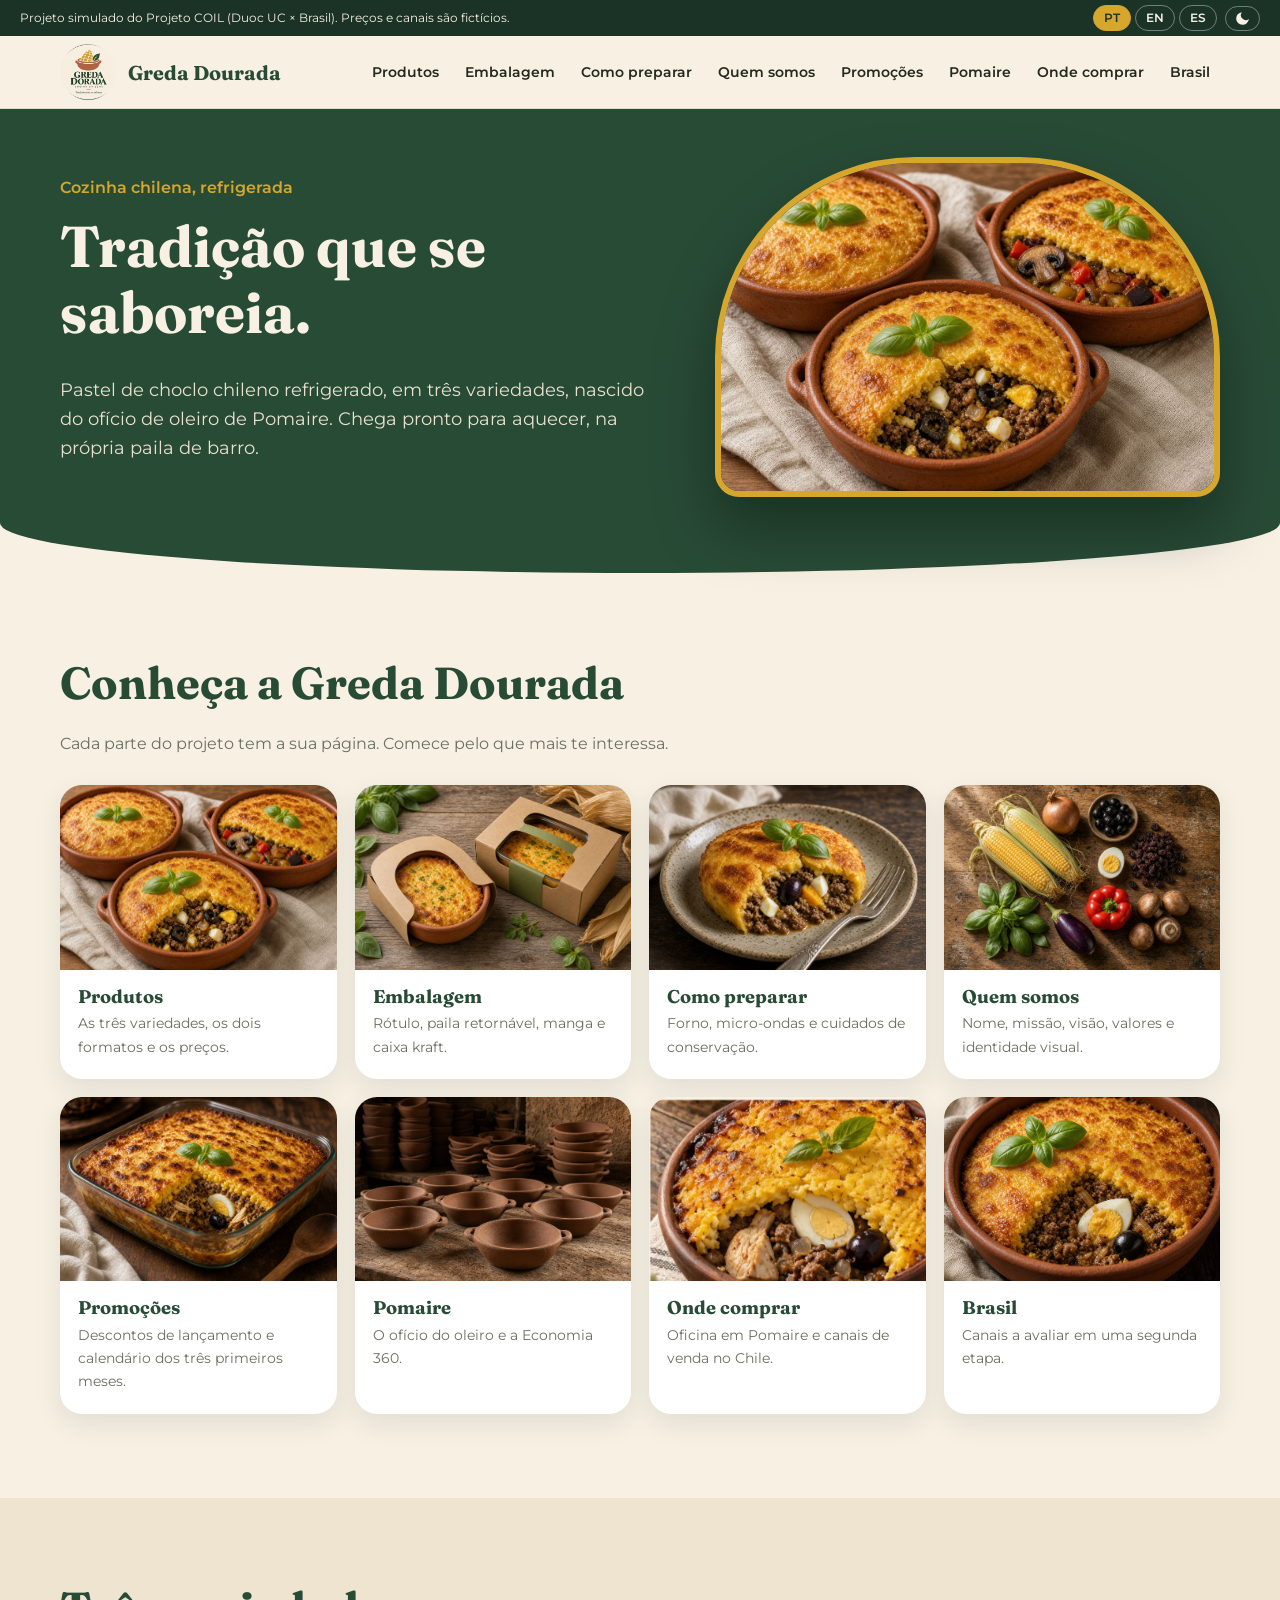
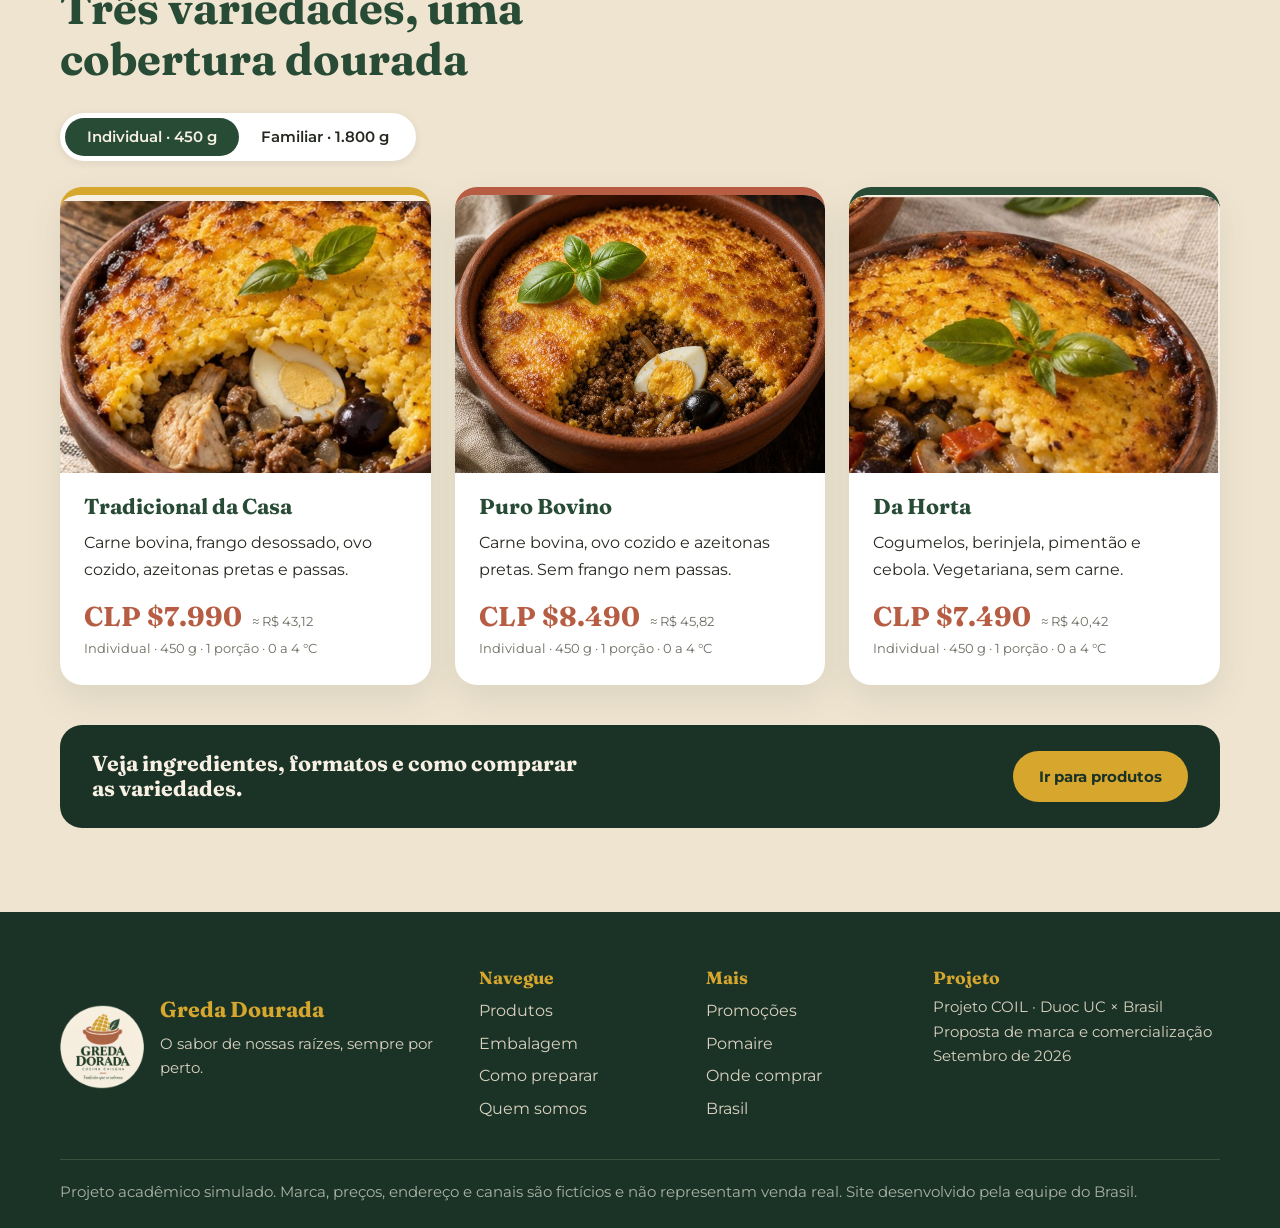
<file: index.html>
<!DOCTYPE html>
<!--
  Página inicial: atalhos para todas as seções e vitrine das variedades.
  O menu, o topo e o rodapé se repetem nas 9 páginas: se mudar um deles, mude em todas.
  Textos: escritos em português aqui; as versões em inglês e espanhol ficam em js/i18n.js.
  Cores e estilos: css/style.css. Comportamento (idioma, tema, preços): js/script.js.
-->
<html lang="pt-BR">
  <head>
    <meta charset="utf-8">
    <meta name="viewport" content="width=device-width, initial-scale=1">
    <meta name="description" content="Greda Dourada: pastel de choclo chileno refrigerado, em três variedades, nascido do ofício de oleiro de Pomaire.">
    <meta name="theme-color" content="#284B36">
    <title>Início | Greda Dourada</title>
    <link rel="icon" href="img/favicon.svg" type="image/svg+xml">
    <link rel="preconnect" href="https://fonts.googleapis.com">
    <link rel="preconnect" href="https://fonts.gstatic.com" crossorigin>
    <!-- Fontes do Google: Fraunces (títulos) e Montserrat (textos). Sem internet, o site usa Georgia e Arial -->
    <link href="https://fonts.googleapis.com/css2?family=Fraunces:ital,opsz,wght@0,9..144,600;0,9..144,700;1,9..144,600&family=Montserrat:wght@400;500;600;700&display=swap" rel="stylesheet">
    <!-- Aplica o tema salvo (claro/noturno) antes de a página aparecer, para não piscar -->
    <script>try{var t=localStorage.getItem("theme")||(matchMedia("(prefers-color-scheme:dark)").matches?"dark":"light");document.documentElement.dataset.theme=t}catch(e){}</script>
    <!-- Estilos do site -->
    <link rel="stylesheet" href="css/style.css">
  </head>
  <body>
    <!-- Topo fixo: faixa verde (aviso, idioma e tema) + cabeçalho com o menu -->
    <div class="top">
      <!-- Faixa verde: aviso do projeto simulado e botões de idioma e tema -->
      <div class="topbar">
        <span>Projeto simulado do Projeto COIL (Duoc UC × Brasil). Preços e canais são fictícios.</span>
        <div class="tools">
          <!--
            Botões de idioma. Cada botão tem data-lang (pt, en ou es); a troca é
            feita em js/script.js
          -->
          <div class="lang" role="group" aria-label="Idioma">
            <button data-lang="pt">PT</button>
            <button data-lang="en">EN</button>
            <button data-lang="es">ES</button>
          </div>

          <!-- Botão do modo noturno (lua/sol). O ícone que aparece é escolhido pelo CSS -->
          <button class="theme" aria-label="Modo noturno" title="Modo noturno">
            <svg class="i-moon" viewBox="0 0 24 24" width="17" height="17" fill="currentColor">
              <path d="M21 12.8A9 9 0 1 1 11.2 3a7 7 0 0 0 9.8 9.8z"/>
            </svg>
            <svg class="i-sun" viewBox="0 0 24 24" width="17" height="17" fill="none" stroke="currentColor" stroke-width="2" stroke-linecap="round">
              <circle cx="12" cy="12" r="4"/>
              <path d="M12 2v2M12 20v2M4.9 4.9l1.4 1.4M17.7 17.7l1.4 1.4M2 12h2M20 12h2M4.9 19.1l1.4-1.4M17.7 6.3l1.4-1.4"/>
            </svg>
          </button>
        </div>
      </div>

      <!-- Cabeçalho: logo e menu de navegação -->
      <header class="header">
        <div class="wrap header-in">
          <a href="index.html" class="brand">
            <img src="img/logo.png" alt="Greda Dourada" width="56" height="56">
            <span>Greda Dourada</span>
          </a>
          <button class="burger" aria-label="Abrir menu" aria-expanded="false">
            <span></span>
            <span></span>
            <span></span>
          </button>

          <!--
            Menu principal. A página atual leva aria-current="page" (o CSS
            destaca). Ao criar uma página nova, adicione o link aqui em TODAS as
            páginas
          -->
          <nav class="nav" id="nav">
            <a href="produtos.html">Produtos</a>
            <a href="embalagem.html">Embalagem</a>
            <a href="preparo.html">Como preparar</a>
            <a href="sobre.html">Quem somos</a>
            <a href="promocoes.html">Promoções</a>
            <a href="pomaire.html">Pomaire</a>
            <a href="comprar.html">Onde comprar</a>
            <a href="brasil.html">Brasil</a>
          </nav>
        </div>
      </header>
    </div>

    <!-- Conteúdo principal da página -->
    <main>
      <!-- Banner de abertura: título, resumo e foto em arco -->
      <section class="phero">
        <div class="wrap hero-in">
          <div class="hero-text">
            <p class="kicker">Cozinha chilena, refrigerada</p>
            <h1>Tradição que se saboreia.</h1>
            <p class="lead">
              Pastel de choclo chileno refrigerado, em três variedades, nascido do
              ofício de oleiro de Pomaire. Chega pronto para aquecer, na própria paila
              de barro.
            </p>
          </div>
          <div class="hero-img">
            <img src="img/hero.jpg" alt="Três pailas de barro com pastel de choclo dourado">
          </div>
        </div>
      </section>

      <!-- Seção: Conheça a Greda Dourada -->
      <section class="sec">
        <div class="wrap">
          <div class="sec-head">
            <h2>Conheça a Greda Dourada</h2>
            <p>Cada parte do projeto tem a sua página. Comece pelo que mais te interessa.</p>
          </div>

          <!-- Atalhos para as páginas do site -->
          <div class="tiles">
            <a class="tile" href="produtos.html">
              <img src="img/hero.jpg" alt="" loading="lazy">
              <div>
                <h3>Produtos</h3>
                <p>As três variedades, os dois formatos e os preços.</p>
              </div>
            </a>
            <a class="tile" href="embalagem.html">
              <img src="img/embalagem.jpg" alt="" loading="lazy">
              <div>
                <h3>Embalagem</h3>
                <p>Rótulo, paila retornável, manga e caixa kraft.</p>
              </div>
            </a>
            <a class="tile" href="preparo.html">
              <img src="img/plato.jpg" alt="" loading="lazy">
              <div>
                <h3>Como preparar</h3>
                <p>Forno, micro-ondas e cuidados de conservação.</p>
              </div>
            </a>
            <a class="tile" href="sobre.html">
              <img src="img/ingredientes.jpg" alt="" loading="lazy">
              <div>
                <h3>Quem somos</h3>
                <p>Nome, missão, visão, valores e identidade visual.</p>
              </div>
            </a>
            <a class="tile" href="promocoes.html">
              <img src="img/familiar.jpg" alt="" loading="lazy">
              <div>
                <h3>Promoções</h3>
                <p>Descontos de lançamento e calendário dos três primeiros meses.</p>
              </div>
            </a>
            <a class="tile" href="pomaire.html">
              <img src="img/pomaire.jpg" alt="" loading="lazy">
              <div>
                <h3>Pomaire</h3>
                <p>O ofício do oleiro e a Economia 360.</p>
              </div>
            </a>
            <a class="tile" href="comprar.html">
              <img src="img/tradicional.jpg" alt="" loading="lazy">
              <div>
                <h3>Onde comprar</h3>
                <p>Oficina em Pomaire e canais de venda no Chile.</p>
              </div>
            </a>
            <a class="tile" href="brasil.html">
              <img src="img/bovino.jpg" alt="" loading="lazy">
              <div>
                <h3>Brasil</h3>
                <p>Canais a avaliar em uma segunda etapa.</p>
              </div>
            </a>
          </div>
        </div>
      </section>

      <!-- Seção: Três variedades, uma cobertura dourada (fundo bege mais escuro) -->
      <section class="sec sec-cream2">
        <div class="wrap">
          <div class="sec-head">
            <h2>Três variedades, uma cobertura dourada</h2>
          </div>

          <!--
            Alternador de formato (individual / familiar). O JavaScript troca os
            preços dos cartões
          -->
          <div class="toggle" role="group" aria-label="Formato">
            <button class="on" data-fmt="ind">Individual · 450 g</button>
            <button data-fmt="fam">Familiar · 1.800 g</button>
          </div>

          <!--
            Cartões das variedades. data-ind e data-fam são os preços em pesos
            chilenos (CLP); o valor em R$ é calculado em js/script.js
          -->
          <div class="cards">
            <article class="card c-gold" data-ind="7990" data-fam="29990">
              <img src="img/tradicional.jpg" alt="Tradicional da Casa" loading="lazy">
              <div class="card-b">
                <h3>Tradicional da Casa</h3>
                <p>Carne bovina, frango desossado, ovo cozido, azeitonas pretas e passas.</p>
                <p class="price"><strong data-clp></strong><small data-brl></small></p>
                <p class="meta" data-meta></p>
              </div>
            </article>
            <article class="card c-terra" data-ind="8490" data-fam="31990">
              <img src="img/bovino.jpg" alt="Puro Bovino" loading="lazy">
              <div class="card-b">
                <h3>Puro Bovino</h3>
                <p>Carne bovina, ovo cozido e azeitonas pretas. Sem frango nem passas.</p>
                <p class="price"><strong data-clp></strong><small data-brl></small></p>
                <p class="meta" data-meta></p>
              </div>
            </article>
            <article class="card c-green" data-ind="7490" data-fam="28990">
              <img src="img/horta.jpg" alt="Da Horta" loading="lazy">
              <div class="card-b">
                <h3>Da Horta</h3>
                <p>Cogumelos, berinjela, pimentão e cebola. Vegetariana, sem carne.</p>
                <p class="price"><strong data-clp></strong><small data-brl></small></p>
                <p class="meta" data-meta></p>
              </div>
            </article>
          </div>

          <!-- Faixa de chamada com botão para outra página -->
          <div class="cta-band">
            <div>
              <h3>Veja ingredientes, formatos e como comparar as variedades.</h3>
            </div>
            <a href="produtos.html" class="btn btn-gold">Ir para produtos</a>
          </div>
        </div>
      </section>
    </main>

    <!-- Rodapé: marca, links e dados do projeto -->
    <footer class="footer">
      <div class="wrap foot-in">
        <div class="foot-brand">
          <img src="img/logo.png" alt="" width="84" height="84">
          <div>
            <h3>Greda Dourada</h3>
            <p>O sabor de nossas raízes, sempre por perto.</p>
          </div>
        </div>
        <div>
          <h4>Navegue</h4>
          <a href="produtos.html">Produtos</a>
          <a href="embalagem.html">Embalagem</a>
          <a href="preparo.html">Como preparar</a>
          <a href="sobre.html">Quem somos</a>
        </div>
        <div>
          <h4>Mais</h4>
          <a href="promocoes.html">Promoções</a>
          <a href="pomaire.html">Pomaire</a>
          <a href="comprar.html">Onde comprar</a>
          <a href="brasil.html">Brasil</a>
        </div>
        <div>
          <h4>Projeto</h4>
          <p>Projeto COIL · Duoc UC × Brasil<br>Proposta de marca e comercialização<br>Setembro de 2026</p>
        </div>
      </div>

      <!-- Aviso de projeto acadêmico simulado -->
      <p class="legal">
        Projeto acadêmico simulado. Marca, preços, endereço e canais são fictícios e não
        representam venda real. Site desenvolvido pela equipe do Brasil.
      </p>
    </footer>

    <!-- Scripts: primeiro as traduções (i18n.js), depois a lógica do site (script.js). Mantenha esta ordem -->
    <script src="js/i18n.js"></script>
    <script src="js/script.js"></script>
  </body>
</html>
</file>
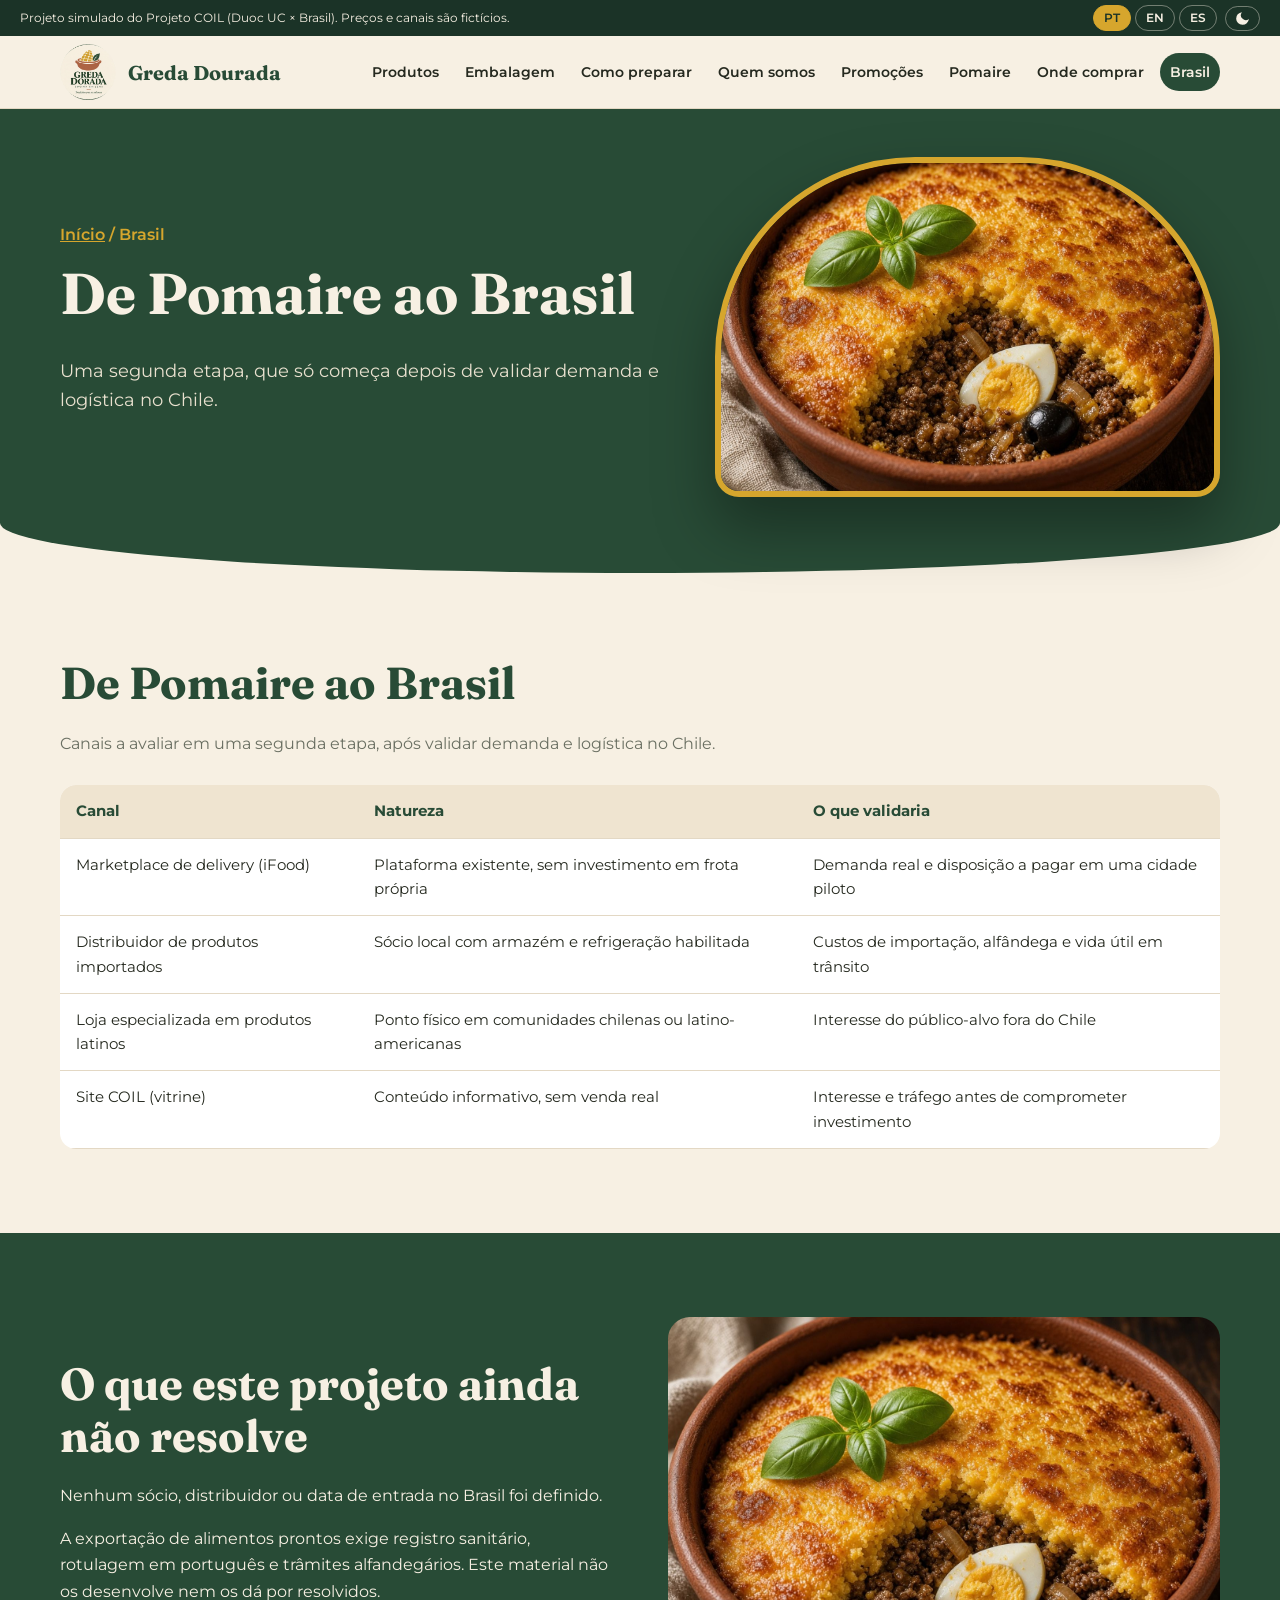
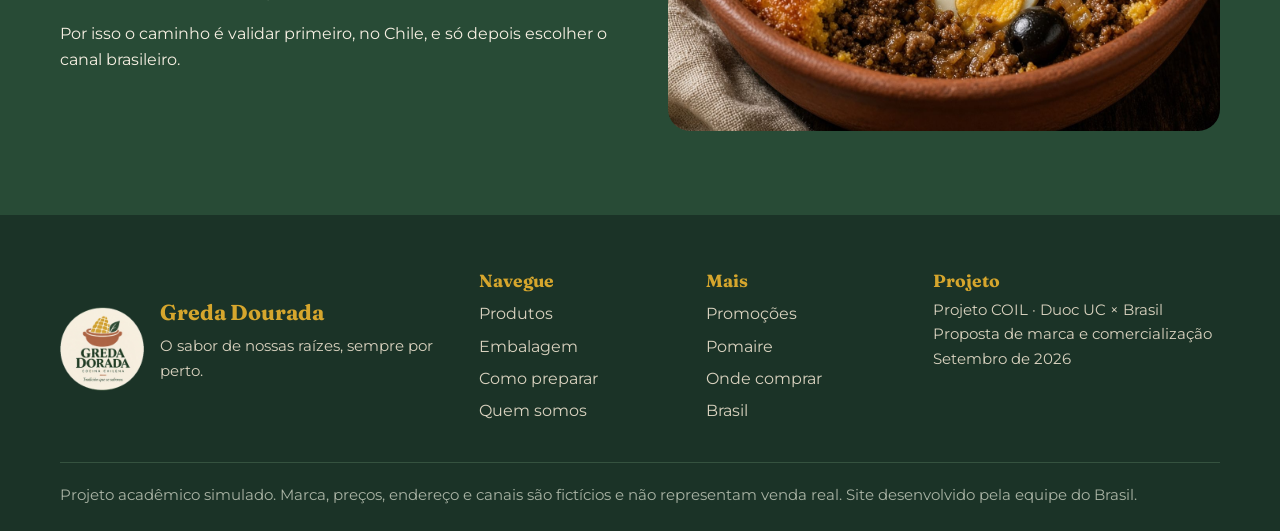
<file: brasil.html>
<!DOCTYPE html>
<!--
  Brasil: canais a avaliar em uma segunda etapa e limites do projeto.
  O menu, o topo e o rodapé se repetem nas 9 páginas: se mudar um deles, mude em todas.
  Textos: escritos em português aqui; as versões em inglês e espanhol ficam em js/i18n.js.
  Cores e estilos: css/style.css. Comportamento (idioma, tema, preços): js/script.js.
-->
<html lang="pt-BR">
  <head>
    <meta charset="utf-8">
    <meta name="viewport" content="width=device-width, initial-scale=1">
    <meta name="description" content="Expansão da Greda Dourada ao Brasil: canais a avaliar e limites do projeto.">
    <meta name="theme-color" content="#284B36">
    <title>Brasil | Greda Dourada</title>
    <link rel="icon" href="img/favicon.svg" type="image/svg+xml">
    <link rel="preconnect" href="https://fonts.googleapis.com">
    <link rel="preconnect" href="https://fonts.gstatic.com" crossorigin>
    <!-- Fontes do Google: Fraunces (títulos) e Montserrat (textos). Sem internet, o site usa Georgia e Arial -->
    <link href="https://fonts.googleapis.com/css2?family=Fraunces:ital,opsz,wght@0,9..144,600;0,9..144,700;1,9..144,600&family=Montserrat:wght@400;500;600;700&display=swap" rel="stylesheet">
    <!-- Aplica o tema salvo (claro/noturno) antes de a página aparecer, para não piscar -->
    <script>try{var t=localStorage.getItem("theme")||(matchMedia("(prefers-color-scheme:dark)").matches?"dark":"light");document.documentElement.dataset.theme=t}catch(e){}</script>
    <!-- Estilos do site -->
    <link rel="stylesheet" href="css/style.css">
  </head>
  <body>
    <!-- Topo fixo: faixa verde (aviso, idioma e tema) + cabeçalho com o menu -->
    <div class="top">
      <!-- Faixa verde: aviso do projeto simulado e botões de idioma e tema -->
      <div class="topbar">
        <span>Projeto simulado do Projeto COIL (Duoc UC × Brasil). Preços e canais são fictícios.</span>
        <div class="tools">
          <!--
            Botões de idioma. Cada botão tem data-lang (pt, en ou es); a troca é
            feita em js/script.js
          -->
          <div class="lang" role="group" aria-label="Idioma">
            <button data-lang="pt">PT</button>
            <button data-lang="en">EN</button>
            <button data-lang="es">ES</button>
          </div>

          <!-- Botão do modo noturno (lua/sol). O ícone que aparece é escolhido pelo CSS -->
          <button class="theme" aria-label="Modo noturno" title="Modo noturno">
            <svg class="i-moon" viewBox="0 0 24 24" width="17" height="17" fill="currentColor">
              <path d="M21 12.8A9 9 0 1 1 11.2 3a7 7 0 0 0 9.8 9.8z"/>
            </svg>
            <svg class="i-sun" viewBox="0 0 24 24" width="17" height="17" fill="none" stroke="currentColor" stroke-width="2" stroke-linecap="round">
              <circle cx="12" cy="12" r="4"/>
              <path d="M12 2v2M12 20v2M4.9 4.9l1.4 1.4M17.7 17.7l1.4 1.4M2 12h2M20 12h2M4.9 19.1l1.4-1.4M17.7 6.3l1.4-1.4"/>
            </svg>
          </button>
        </div>
      </div>

      <!-- Cabeçalho: logo e menu de navegação -->
      <header class="header">
        <div class="wrap header-in">
          <a href="index.html" class="brand">
            <img src="img/logo.png" alt="Greda Dourada" width="56" height="56">
            <span>Greda Dourada</span>
          </a>
          <button class="burger" aria-label="Abrir menu" aria-expanded="false">
            <span></span>
            <span></span>
            <span></span>
          </button>

          <!--
            Menu principal. A página atual leva aria-current="page" (o CSS
            destaca). Ao criar uma página nova, adicione o link aqui em TODAS as
            páginas
          -->
          <nav class="nav" id="nav">
            <a href="produtos.html">Produtos</a>
            <a href="embalagem.html">Embalagem</a>
            <a href="preparo.html">Como preparar</a>
            <a href="sobre.html">Quem somos</a>
            <a href="promocoes.html">Promoções</a>
            <a href="pomaire.html">Pomaire</a>
            <a href="comprar.html">Onde comprar</a>
            <a href="brasil.html" aria-current="page">Brasil</a>
          </nav>
        </div>
      </header>
    </div>

    <!-- Conteúdo principal da página -->
    <main>
      <!-- Banner de abertura: título, resumo e foto em arco -->
      <section class="phero">
        <div class="wrap hero-in">
          <div class="hero-text">
            <p class="kicker">
              <a href="index.html">Início</a>
              <span>/</span>
              <span>Brasil</span>
            </p>
            <h1>De Pomaire ao Brasil</h1>
            <p class="lead">
              Uma segunda etapa, que só começa depois de validar demanda e logística
              no Chile.
            </p>
          </div>
          <div class="hero-img">
            <img src="img/bovino.jpg" alt="Pastel de choclo Puro Bovino">
          </div>
        </div>
      </section>

      <!-- Seção: De Pomaire ao Brasil -->
      <section class="sec">
        <div class="wrap">
          <div class="sec-head">
            <h2>De Pomaire ao Brasil</h2>
            <p>Canais a avaliar em uma segunda etapa, após validar demanda e logística no Chile.</p>
          </div>

          <!-- Tabela (rola na horizontal em telas pequenas) -->
          <div class="table-wrap">
            <table>
              <thead>
                <tr>
                  <th>Canal</th>
                  <th>Natureza</th>
                  <th>O que validaria</th>
                </tr>
              </thead>
              <tbody>
                <tr>
                  <td>Marketplace de delivery (iFood)</td>
                  <td>Plataforma existente, sem investimento em frota própria</td>
                  <td>Demanda real e disposição a pagar em uma cidade piloto</td>
                </tr>
                <tr>
                  <td>Distribuidor de produtos importados</td>
                  <td>Sócio local com armazém e refrigeração habilitada</td>
                  <td>Custos de importação, alfândega e vida útil em trânsito</td>
                </tr>
                <tr>
                  <td>Loja especializada em produtos latinos</td>
                  <td>Ponto físico em comunidades chilenas ou latino-americanas</td>
                  <td>Interesse do público-alvo fora do Chile</td>
                </tr>
                <tr>
                  <td>Site COIL (vitrine)</td>
                  <td>Conteúdo informativo, sem venda real</td>
                  <td>Interesse e tráfego antes de comprometer investimento</td>
                </tr>
              </tbody>
            </table>
          </div>
        </div>
      </section>

      <!-- Seção: O que este projeto ainda não resolve (fundo verde) -->
      <section class="sec sec-green">
        <div class="wrap">
          <div class="split">
            <div>
              <h2>O que este projeto ainda não resolve</h2>
              <p>Nenhum sócio, distribuidor ou data de entrada no Brasil foi definido.</p>
              <p>
                A exportação de alimentos prontos exige registro sanitário,
                rotulagem em português e trâmites alfandegários. Este material não
                os desenvolve nem os dá por resolvidos.
              </p>
              <p>Por isso o caminho é validar primeiro, no Chile, e só depois escolher o canal brasileiro.</p>
            </div>
            <img class="round" src="img/bovino.jpg" alt="Pastel de choclo Puro Bovino" loading="lazy">
          </div>
        </div>
      </section>
    </main>

    <!-- Rodapé: marca, links e dados do projeto -->
    <footer class="footer">
      <div class="wrap foot-in">
        <div class="foot-brand">
          <img src="img/logo.png" alt="" width="84" height="84">
          <div>
            <h3>Greda Dourada</h3>
            <p>O sabor de nossas raízes, sempre por perto.</p>
          </div>
        </div>
        <div>
          <h4>Navegue</h4>
          <a href="produtos.html">Produtos</a>
          <a href="embalagem.html">Embalagem</a>
          <a href="preparo.html">Como preparar</a>
          <a href="sobre.html">Quem somos</a>
        </div>
        <div>
          <h4>Mais</h4>
          <a href="promocoes.html">Promoções</a>
          <a href="pomaire.html">Pomaire</a>
          <a href="comprar.html">Onde comprar</a>
          <a href="brasil.html">Brasil</a>
        </div>
        <div>
          <h4>Projeto</h4>
          <p>Projeto COIL · Duoc UC × Brasil<br>Proposta de marca e comercialização<br>Setembro de 2026</p>
        </div>
      </div>

      <!-- Aviso de projeto acadêmico simulado -->
      <p class="legal">
        Projeto acadêmico simulado. Marca, preços, endereço e canais são fictícios e não
        representam venda real. Site desenvolvido pela equipe do Brasil.
      </p>
    </footer>

    <!-- Scripts: primeiro as traduções (i18n.js), depois a lógica do site (script.js). Mantenha esta ordem -->
    <script src="js/i18n.js"></script>
    <script src="js/script.js"></script>
  </body>
</html>
</file>
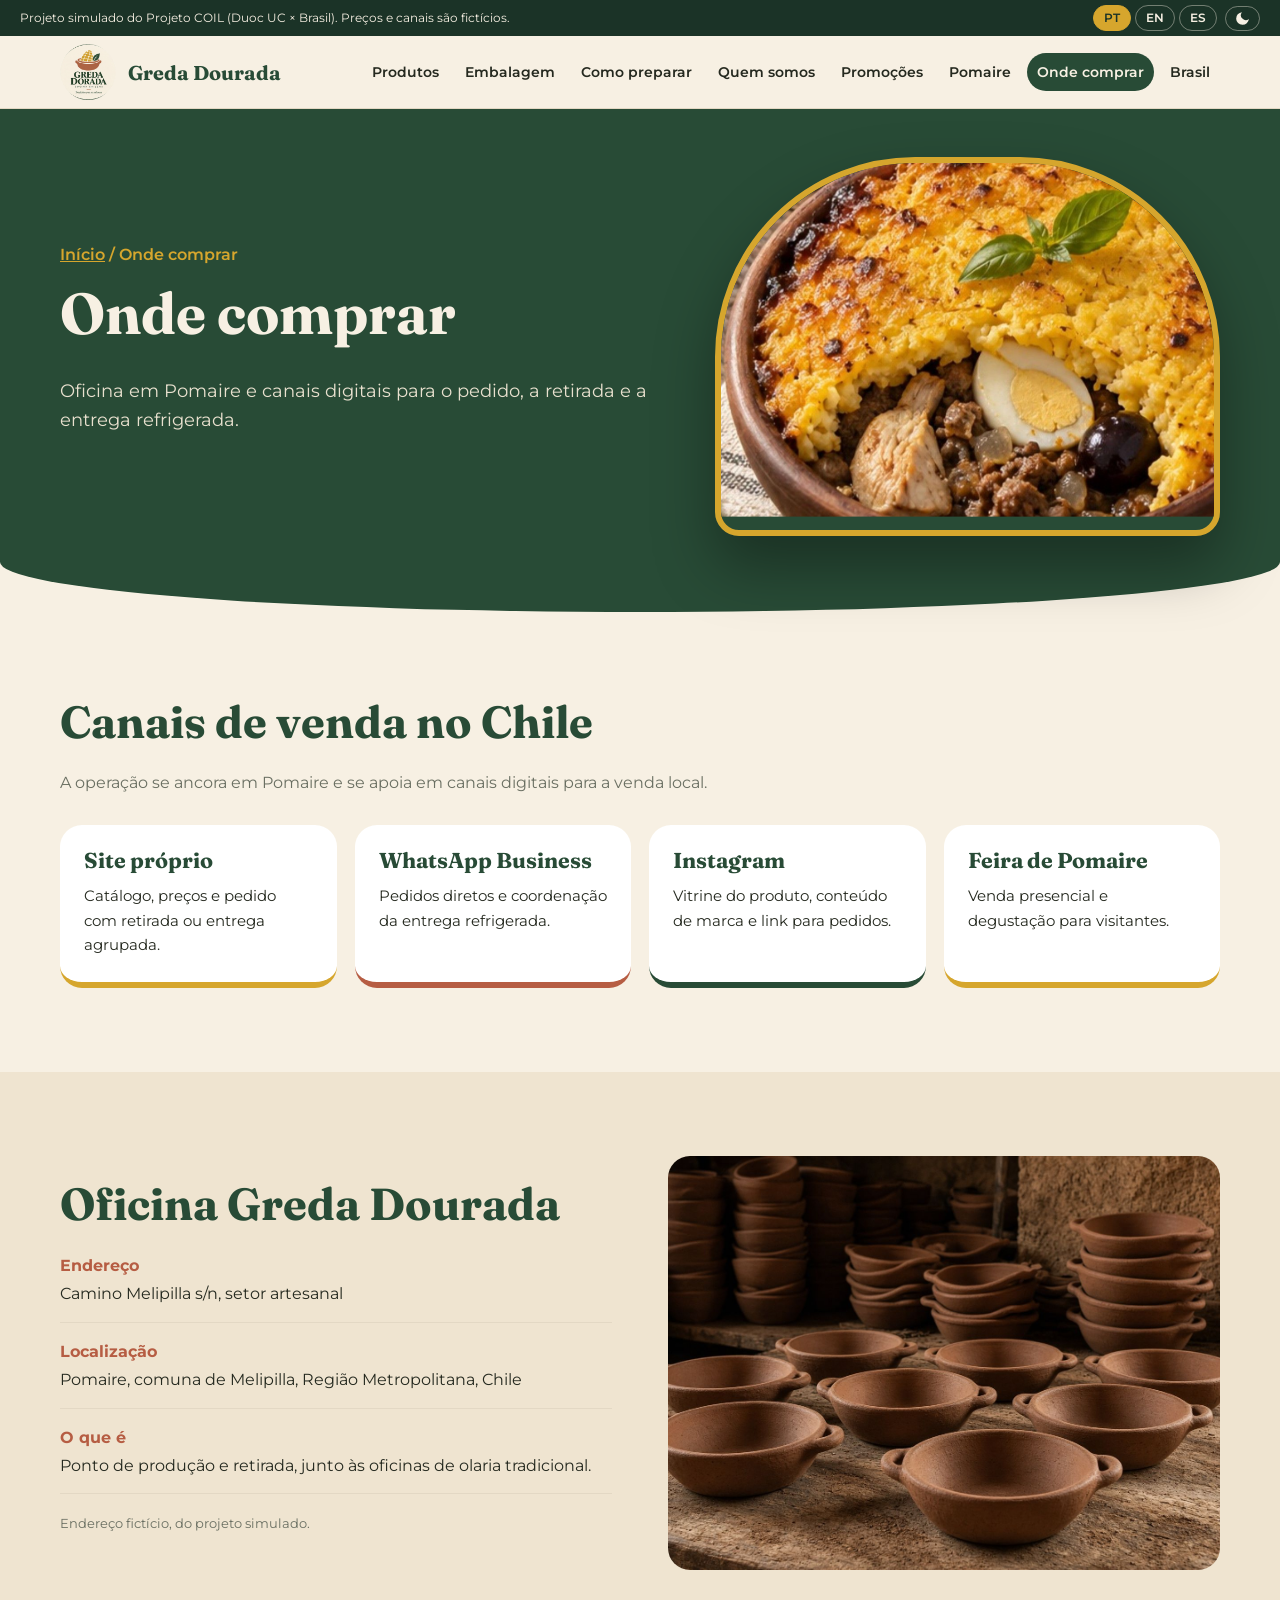
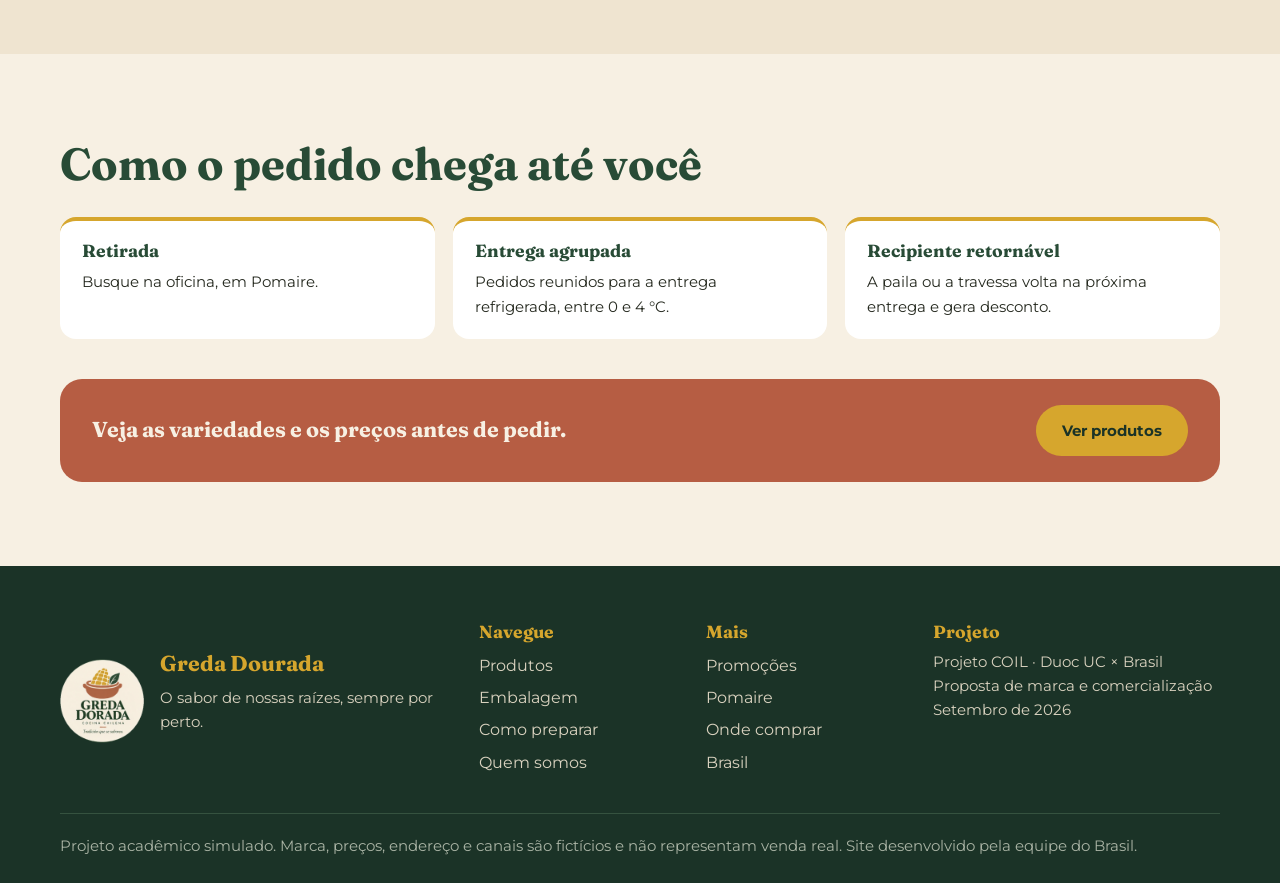
<file: comprar.html>
<!DOCTYPE html>
<!--
  Onde comprar: canais de venda no Chile, a oficina e como o pedido chega.
  O menu, o topo e o rodapé se repetem nas 9 páginas: se mudar um deles, mude em todas.
  Textos: escritos em português aqui; as versões em inglês e espanhol ficam em js/i18n.js.
  Cores e estilos: css/style.css. Comportamento (idioma, tema, preços): js/script.js.
-->
<html lang="pt-BR">
  <head>
    <meta charset="utf-8">
    <meta name="viewport" content="width=device-width, initial-scale=1">
    <meta name="description" content="Endereço e canais de venda da Greda Dourada no Chile.">
    <meta name="theme-color" content="#284B36">
    <title>Onde comprar | Greda Dourada</title>
    <link rel="icon" href="img/favicon.svg" type="image/svg+xml">
    <link rel="preconnect" href="https://fonts.googleapis.com">
    <link rel="preconnect" href="https://fonts.gstatic.com" crossorigin>
    <!-- Fontes do Google: Fraunces (títulos) e Montserrat (textos). Sem internet, o site usa Georgia e Arial -->
    <link href="https://fonts.googleapis.com/css2?family=Fraunces:ital,opsz,wght@0,9..144,600;0,9..144,700;1,9..144,600&family=Montserrat:wght@400;500;600;700&display=swap" rel="stylesheet">
    <!-- Aplica o tema salvo (claro/noturno) antes de a página aparecer, para não piscar -->
    <script>try{var t=localStorage.getItem("theme")||(matchMedia("(prefers-color-scheme:dark)").matches?"dark":"light");document.documentElement.dataset.theme=t}catch(e){}</script>
    <!-- Estilos do site -->
    <link rel="stylesheet" href="css/style.css">
  </head>
  <body>
    <!-- Topo fixo: faixa verde (aviso, idioma e tema) + cabeçalho com o menu -->
    <div class="top">
      <!-- Faixa verde: aviso do projeto simulado e botões de idioma e tema -->
      <div class="topbar">
        <span>Projeto simulado do Projeto COIL (Duoc UC × Brasil). Preços e canais são fictícios.</span>
        <div class="tools">
          <!--
            Botões de idioma. Cada botão tem data-lang (pt, en ou es); a troca é
            feita em js/script.js
          -->
          <div class="lang" role="group" aria-label="Idioma">
            <button data-lang="pt">PT</button>
            <button data-lang="en">EN</button>
            <button data-lang="es">ES</button>
          </div>

          <!-- Botão do modo noturno (lua/sol). O ícone que aparece é escolhido pelo CSS -->
          <button class="theme" aria-label="Modo noturno" title="Modo noturno">
            <svg class="i-moon" viewBox="0 0 24 24" width="17" height="17" fill="currentColor">
              <path d="M21 12.8A9 9 0 1 1 11.2 3a7 7 0 0 0 9.8 9.8z"/>
            </svg>
            <svg class="i-sun" viewBox="0 0 24 24" width="17" height="17" fill="none" stroke="currentColor" stroke-width="2" stroke-linecap="round">
              <circle cx="12" cy="12" r="4"/>
              <path d="M12 2v2M12 20v2M4.9 4.9l1.4 1.4M17.7 17.7l1.4 1.4M2 12h2M20 12h2M4.9 19.1l1.4-1.4M17.7 6.3l1.4-1.4"/>
            </svg>
          </button>
        </div>
      </div>

      <!-- Cabeçalho: logo e menu de navegação -->
      <header class="header">
        <div class="wrap header-in">
          <a href="index.html" class="brand">
            <img src="img/logo.png" alt="Greda Dourada" width="56" height="56">
            <span>Greda Dourada</span>
          </a>
          <button class="burger" aria-label="Abrir menu" aria-expanded="false">
            <span></span>
            <span></span>
            <span></span>
          </button>

          <!--
            Menu principal. A página atual leva aria-current="page" (o CSS
            destaca). Ao criar uma página nova, adicione o link aqui em TODAS as
            páginas
          -->
          <nav class="nav" id="nav">
            <a href="produtos.html">Produtos</a>
            <a href="embalagem.html">Embalagem</a>
            <a href="preparo.html">Como preparar</a>
            <a href="sobre.html">Quem somos</a>
            <a href="promocoes.html">Promoções</a>
            <a href="pomaire.html">Pomaire</a>
            <a href="comprar.html" aria-current="page">Onde comprar</a>
            <a href="brasil.html">Brasil</a>
          </nav>
        </div>
      </header>
    </div>

    <!-- Conteúdo principal da página -->
    <main>
      <!-- Banner de abertura: título, resumo e foto em arco -->
      <section class="phero">
        <div class="wrap hero-in">
          <div class="hero-text">
            <p class="kicker">
              <a href="index.html">Início</a>
              <span>/</span>
              <span>Onde comprar</span>
            </p>
            <h1>Onde comprar</h1>
            <p class="lead">
              Oficina em Pomaire e canais digitais para o pedido, a retirada e a
              entrega refrigerada.
            </p>
          </div>
          <div class="hero-img hero-img-tradicional">
            <img src="img/tradicional.jpg" alt="Pastel de choclo Tradicional da Casa">
          </div>
        </div>
      </section>

      <!-- Seção: Canais de venda no Chile -->
      <section class="sec">
        <div class="wrap">
          <div class="sec-head">
            <h2>Canais de venda no Chile</h2>
            <p>A operação se ancora em Pomaire e se apoia em canais digitais para a venda local.</p>
          </div>

          <!-- Cartões dos canais de venda -->
          <div class="channels">
            <div class="ch">
              <h3>Site próprio</h3>
              <p>Catálogo, preços e pedido com retirada ou entrega agrupada.</p>
            </div>
            <div class="ch">
              <h3>WhatsApp Business</h3>
              <p>Pedidos diretos e coordenação da entrega refrigerada.</p>
            </div>
            <div class="ch">
              <h3>Instagram</h3>
              <p>Vitrine do produto, conteúdo de marca e link para pedidos.</p>
            </div>
            <div class="ch">
              <h3>Feira de Pomaire</h3>
              <p>Venda presencial e degustação para visitantes.</p>
            </div>
          </div>
        </div>
      </section>

      <!-- Seção: Oficina Greda Dourada (fundo bege mais escuro) -->
      <section class="sec sec-cream2">
        <div class="wrap">
          <div class="split">
            <div>
              <h2>Oficina Greda Dourada</h2>

              <!-- Lista de títulos e textos (dt = título, dd = texto) -->
              <dl class="facts">
                <dt>Endereço</dt>
                <dd>Camino Melipilla s/n, setor artesanal</dd>
                <dt>Localização</dt>
                <dd>Pomaire, comuna de Melipilla, Região Metropolitana, Chile</dd>
                <dt>O que é</dt>
                <dd>Ponto de produção e retirada, junto às oficinas de olaria tradicional.</dd>
              </dl>
              <p class="note">Endereço fictício, do projeto simulado.</p>
            </div>
            <img class="round" src="img/pomaire.jpg" alt="Oficinas de olaria em Pomaire" loading="lazy">
          </div>
        </div>
      </section>

      <!-- Seção: Como o pedido chega até você -->
      <section class="sec">
        <div class="wrap">
          <div class="sec-head">
            <h2>Como o pedido chega até você</h2>
          </div>

          <!-- Grade de cartões de texto (título + descrição) -->
          <div class="values v3">
            <div>
              <h4>Retirada</h4>
              <p>Busque na oficina, em Pomaire.</p>
            </div>
            <div>
              <h4>Entrega agrupada</h4>
              <p>Pedidos reunidos para a entrega refrigerada, entre 0 e 4 °C.</p>
            </div>
            <div>
              <h4>Recipiente retornável</h4>
              <p>A paila ou a travessa volta na próxima entrega e gera desconto.</p>
            </div>
          </div>

          <!-- Faixa de chamada com botão para outra página -->
          <div class="cta-band">
            <div>
              <h3>Veja as variedades e os preços antes de pedir.</h3>
            </div>
            <a href="produtos.html" class="btn btn-gold">Ver produtos</a>
          </div>
        </div>
      </section>
    </main>

    <!-- Rodapé: marca, links e dados do projeto -->
    <footer class="footer">
      <div class="wrap foot-in">
        <div class="foot-brand">
          <img src="img/logo.png" alt="" width="84" height="84">
          <div>
            <h3>Greda Dourada</h3>
            <p>O sabor de nossas raízes, sempre por perto.</p>
          </div>
        </div>
        <div>
          <h4>Navegue</h4>
          <a href="produtos.html">Produtos</a>
          <a href="embalagem.html">Embalagem</a>
          <a href="preparo.html">Como preparar</a>
          <a href="sobre.html">Quem somos</a>
        </div>
        <div>
          <h4>Mais</h4>
          <a href="promocoes.html">Promoções</a>
          <a href="pomaire.html">Pomaire</a>
          <a href="comprar.html">Onde comprar</a>
          <a href="brasil.html">Brasil</a>
        </div>
        <div>
          <h4>Projeto</h4>
          <p>Projeto COIL · Duoc UC × Brasil<br>Proposta de marca e comercialização<br>Setembro de 2026</p>
        </div>
      </div>

      <!-- Aviso de projeto acadêmico simulado -->
      <p class="legal">
        Projeto acadêmico simulado. Marca, preços, endereço e canais são fictícios e não
        representam venda real. Site desenvolvido pela equipe do Brasil.
      </p>
    </footer>

    <!-- Scripts: primeiro as traduções (i18n.js), depois a lógica do site (script.js). Mantenha esta ordem -->
    <script src="js/i18n.js"></script>
    <script src="js/script.js"></script>
  </body>
</html>
</file>
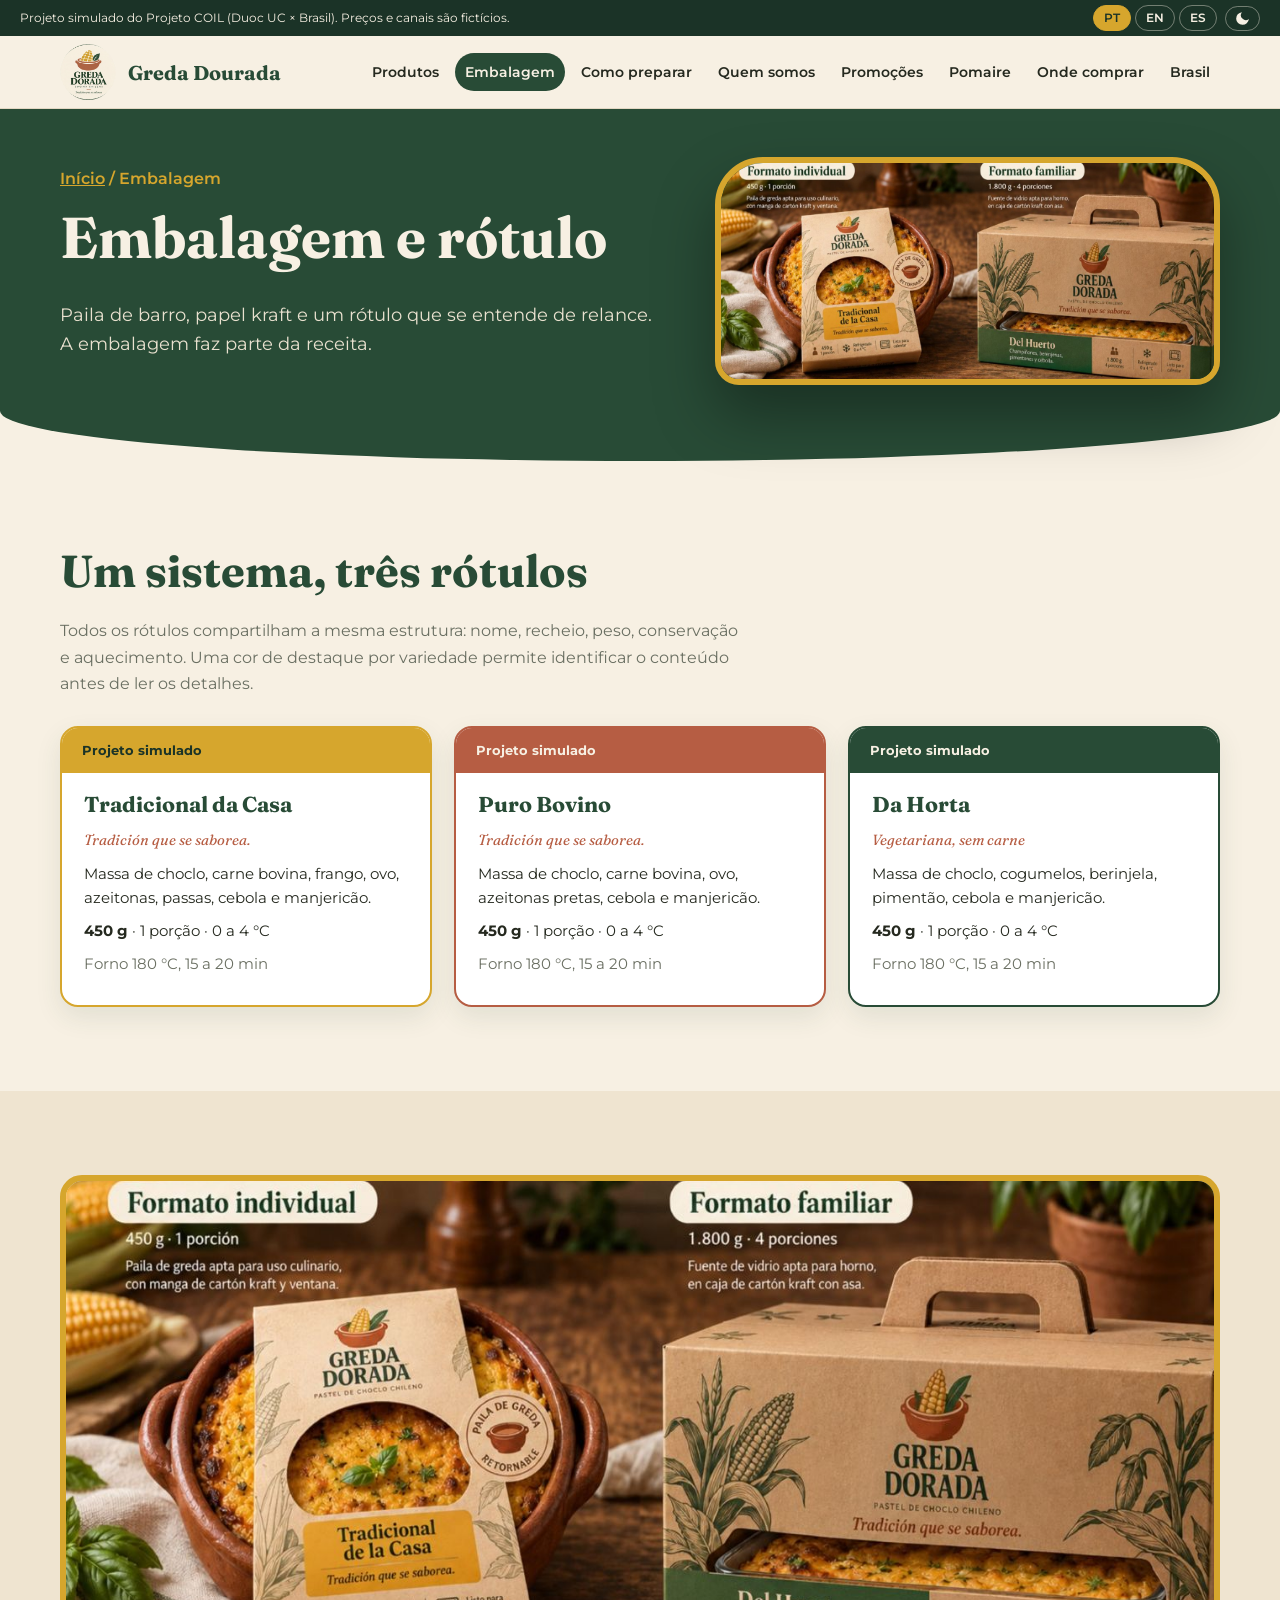
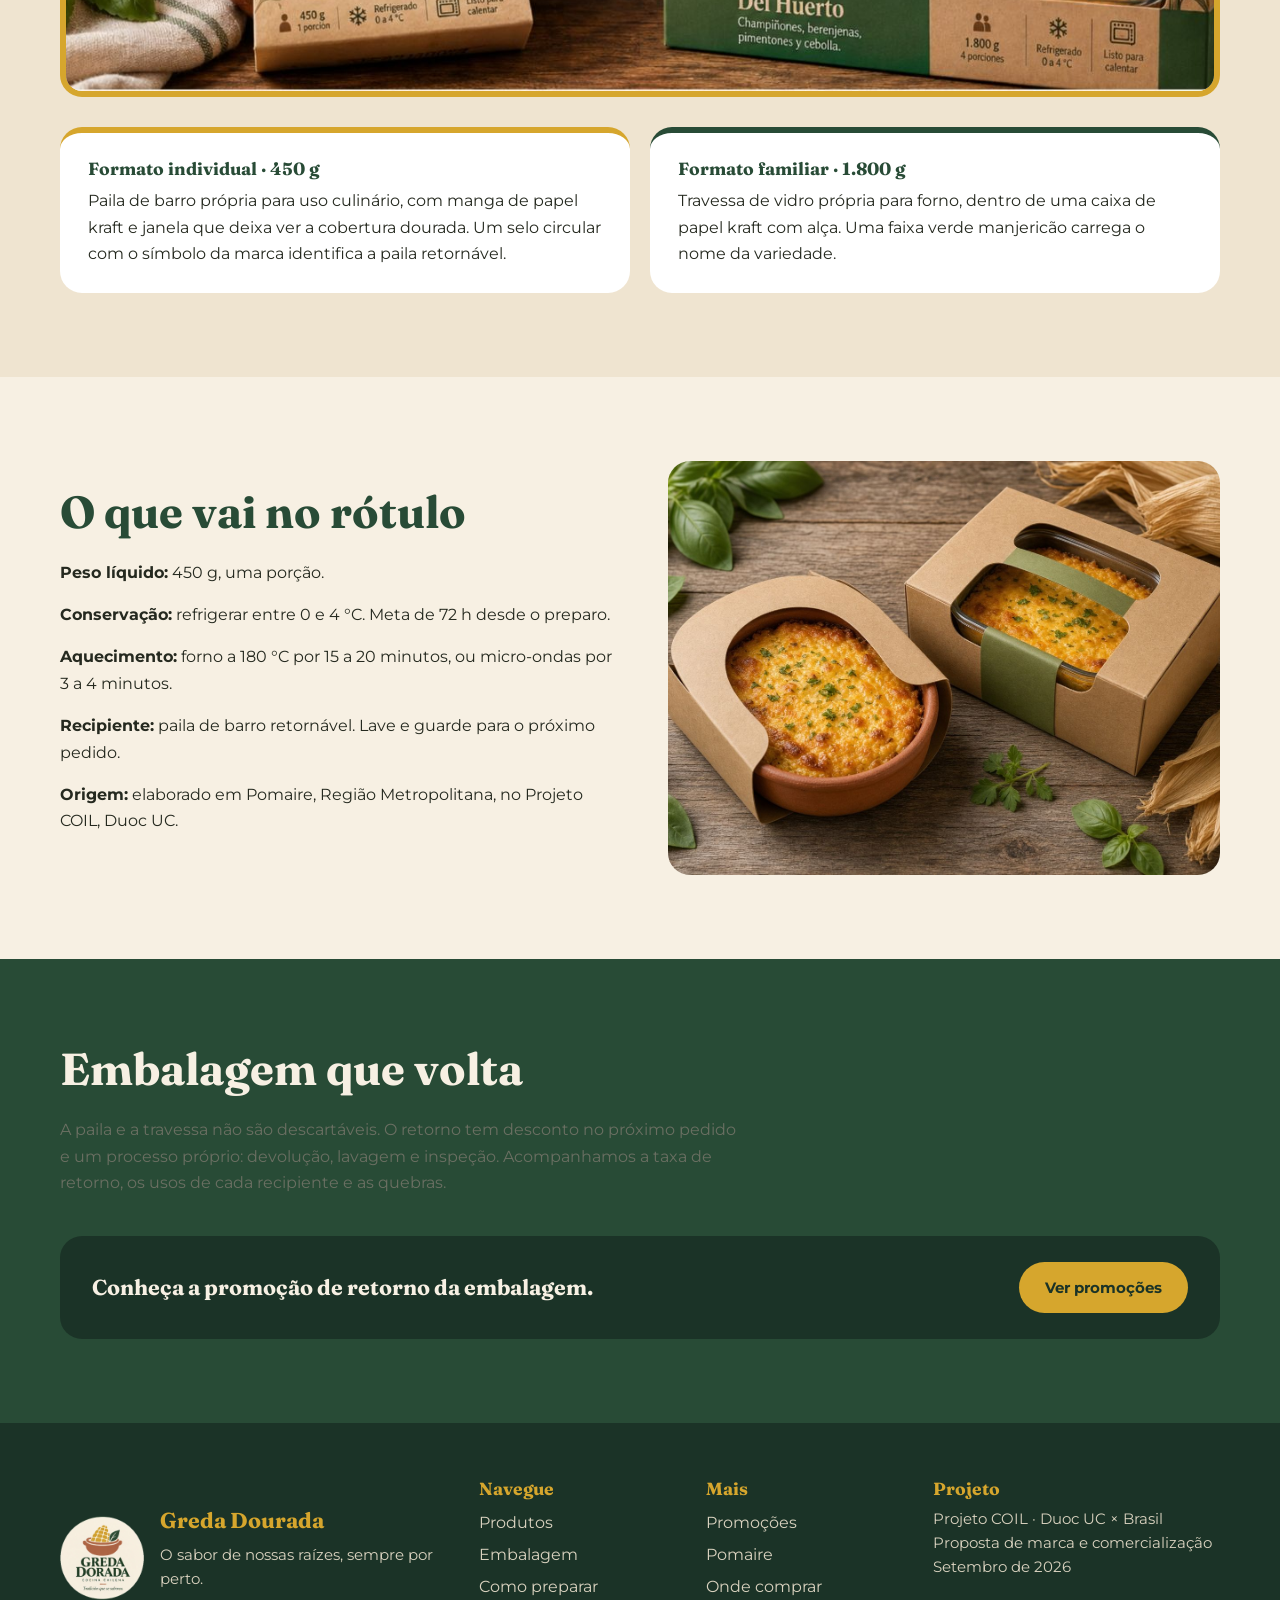
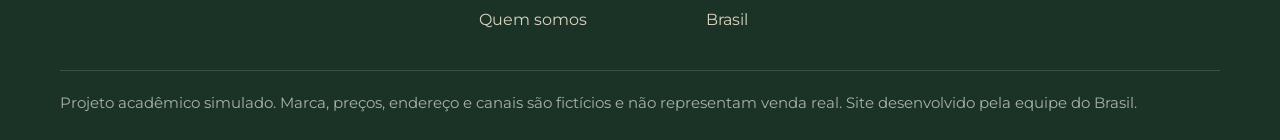
<file: embalagem.html>
<!DOCTYPE html>
<!--
  Embalagem: rótulos das variedades, formatos, o que vai no rótulo e a embalagem retornável.
  O menu, o topo e o rodapé se repetem nas 9 páginas: se mudar um deles, mude em todas.
  Textos: escritos em português aqui; as versões em inglês e espanhol ficam em js/i18n.js.
  Cores e estilos: css/style.css. Comportamento (idioma, tema, preços): js/script.js.
-->
<html lang="pt-BR">
  <head>
    <meta charset="utf-8">
    <meta name="viewport" content="width=device-width, initial-scale=1">
    <meta name="description" content="Embalagem e rótulo da Greda Dourada: paila retornável, manga e caixa kraft.">
    <meta name="theme-color" content="#284B36">
    <title>Embalagem | Greda Dourada</title>
    <link rel="icon" href="img/favicon.svg" type="image/svg+xml">
    <link rel="preconnect" href="https://fonts.googleapis.com">
    <link rel="preconnect" href="https://fonts.gstatic.com" crossorigin>
    <!-- Fontes do Google: Fraunces (títulos) e Montserrat (textos). Sem internet, o site usa Georgia e Arial -->
    <link href="https://fonts.googleapis.com/css2?family=Fraunces:ital,opsz,wght@0,9..144,600;0,9..144,700;1,9..144,600&family=Montserrat:wght@400;500;600;700&display=swap" rel="stylesheet">
    <!-- Aplica o tema salvo (claro/noturno) antes de a página aparecer, para não piscar -->
    <script>try{var t=localStorage.getItem("theme")||(matchMedia("(prefers-color-scheme:dark)").matches?"dark":"light");document.documentElement.dataset.theme=t}catch(e){}</script>
    <!-- Estilos do site -->
    <link rel="stylesheet" href="css/style.css">
  </head>
  <body>
    <!-- Topo fixo: faixa verde (aviso, idioma e tema) + cabeçalho com o menu -->
    <div class="top">
      <!-- Faixa verde: aviso do projeto simulado e botões de idioma e tema -->
      <div class="topbar">
        <span>Projeto simulado do Projeto COIL (Duoc UC × Brasil). Preços e canais são fictícios.</span>
        <div class="tools">
          <!--
            Botões de idioma. Cada botão tem data-lang (pt, en ou es); a troca é
            feita em js/script.js
          -->
          <div class="lang" role="group" aria-label="Idioma">
            <button data-lang="pt">PT</button>
            <button data-lang="en">EN</button>
            <button data-lang="es">ES</button>
          </div>

          <!-- Botão do modo noturno (lua/sol). O ícone que aparece é escolhido pelo CSS -->
          <button class="theme" aria-label="Modo noturno" title="Modo noturno">
            <svg class="i-moon" viewBox="0 0 24 24" width="17" height="17" fill="currentColor">
              <path d="M21 12.8A9 9 0 1 1 11.2 3a7 7 0 0 0 9.8 9.8z"/>
            </svg>
            <svg class="i-sun" viewBox="0 0 24 24" width="17" height="17" fill="none" stroke="currentColor" stroke-width="2" stroke-linecap="round">
              <circle cx="12" cy="12" r="4"/>
              <path d="M12 2v2M12 20v2M4.9 4.9l1.4 1.4M17.7 17.7l1.4 1.4M2 12h2M20 12h2M4.9 19.1l1.4-1.4M17.7 6.3l1.4-1.4"/>
            </svg>
          </button>
        </div>
      </div>

      <!-- Cabeçalho: logo e menu de navegação -->
      <header class="header">
        <div class="wrap header-in">
          <a href="index.html" class="brand">
            <img src="img/logo.png" alt="Greda Dourada" width="56" height="56">
            <span>Greda Dourada</span>
          </a>
          <button class="burger" aria-label="Abrir menu" aria-expanded="false">
            <span></span>
            <span></span>
            <span></span>
          </button>

          <!--
            Menu principal. A página atual leva aria-current="page" (o CSS
            destaca). Ao criar uma página nova, adicione o link aqui em TODAS as
            páginas
          -->
          <nav class="nav" id="nav">
            <a href="produtos.html">Produtos</a>
            <a href="embalagem.html" aria-current="page">Embalagem</a>
            <a href="preparo.html">Como preparar</a>
            <a href="sobre.html">Quem somos</a>
            <a href="promocoes.html">Promoções</a>
            <a href="pomaire.html">Pomaire</a>
            <a href="comprar.html">Onde comprar</a>
            <a href="brasil.html">Brasil</a>
          </nav>
        </div>
      </header>
    </div>

    <!-- Conteúdo principal da página -->
    <main>
      <!-- Banner de abertura: título, resumo e foto em arco -->
      <section class="phero">
        <div class="wrap hero-in">
          <div class="hero-text">
            <p class="kicker">
              <a href="index.html">Início</a>
              <span>/</span>
              <span>Embalagem</span>
            </p>
            <h1>Embalagem e rótulo</h1>
            <p class="lead">
              Paila de barro, papel kraft e um rótulo que se entende de relance. A
              embalagem faz parte da receita.
            </p>
          </div>
          <div class="hero-img hero-img-packaging">
            <img src="img/empaques.jpg" alt="Formatos individual e familiar">
          </div>
        </div>
      </section>

      <!-- Seção: Um sistema, três rótulos -->
      <section class="sec">
        <div class="wrap">
          <div class="sec-head">
            <h2>Um sistema, três rótulos</h2>
            <p>
              Todos os rótulos compartilham a mesma estrutura: nome, recheio, peso,
              conservação e aquecimento. Uma cor de destaque por variedade permite
              identificar o conteúdo antes de ler os detalhes.
            </p>
          </div>

          <!-- Rótulos das três variedades. A cor (r-gold, r-terra, r-green) identifica cada uma -->
          <div class="rots">
            <article class="rot r-gold">
              <div class="rot-h">
                <span>Projeto simulado</span>
              </div>
              <div class="rot-b">
                <h3>Tradicional da Casa</h3>
                <p class="it">Tradición que se saborea.</p>
                <p>Massa de choclo, carne bovina, frango, ovo, azeitonas, passas, cebola e manjericão.</p>
                <p><b>450 g</b> · 1 porção · 0 a 4 °C</p>
                <p class="meta">Forno 180 °C, 15 a 20 min</p>
              </div>
            </article>
            <article class="rot r-terra">
              <div class="rot-h">
                <span>Projeto simulado</span>
              </div>
              <div class="rot-b">
                <h3>Puro Bovino</h3>
                <p class="it">Tradición que se saborea.</p>
                <p>Massa de choclo, carne bovina, ovo, azeitonas pretas, cebola e manjericão.</p>
                <p><b>450 g</b> · 1 porção · 0 a 4 °C</p>
                <p class="meta">Forno 180 °C, 15 a 20 min</p>
              </div>
            </article>
            <article class="rot r-green">
              <div class="rot-h">
                <span>Projeto simulado</span>
              </div>
              <div class="rot-b">
                <h3>Da Horta</h3>
                <p class="it">Vegetariana, sem carne</p>
                <p>Massa de choclo, cogumelos, berinjela, pimentão, cebola e manjericão.</p>
                <p><b>450 g</b> · 1 porção · 0 a 4 °C</p>
                <p class="meta">Forno 180 °C, 15 a 20 min</p>
              </div>
            </article>
          </div>
        </div>
      </section>

      <!-- Seção: sem título principal (fundo bege mais escuro) -->
      <section class="sec sec-cream2">
        <div class="wrap">
          <div class="wide">
            <img src="img/empaques.jpg" alt="Formato individual e formato familiar">
          </div>

          <!-- Dois cartões: formato individual e formato familiar -->
          <div class="pack2">
            <div>
              <h4>Formato individual · 450 g</h4>
              <p>
                Paila de barro própria para uso culinário, com manga de papel kraft
                e janela que deixa ver a cobertura dourada. Um selo circular com o
                símbolo da marca identifica a paila retornável.
              </p>
            </div>
            <div>
              <h4>Formato familiar · 1.800 g</h4>
              <p>
                Travessa de vidro própria para forno, dentro de uma caixa de papel
                kraft com alça. Uma faixa verde manjericão carrega o nome da
                variedade.
              </p>
            </div>
          </div>
        </div>
      </section>

      <!-- Seção: O que vai no rótulo -->
      <section class="sec">
        <div class="wrap">
          <div class="split">
            <div>
              <h2>O que vai no rótulo</h2>
              <p><b>Peso líquido:</b> 450 g, uma porção.</p>
              <p><b>Conservação:</b> refrigerar entre 0 e 4 °C. Meta de 72 h desde o preparo.</p>
              <p><b>Aquecimento:</b> forno a 180 °C por 15 a 20 minutos, ou micro-ondas por 3 a 4 minutos.</p>
              <p><b>Recipiente:</b> paila de barro retornável. Lave e guarde para o próximo pedido.</p>
              <p><b>Origem:</b> elaborado em Pomaire, Região Metropolitana, no Projeto COIL, Duoc UC.</p>
            </div>
            <img class="round" src="img/embalagem.jpg" alt="Embalagens kraft com paila de barro" loading="lazy">
          </div>
        </div>
      </section>

      <!-- Seção: Embalagem que volta (fundo verde) -->
      <section class="sec sec-green">
        <div class="wrap">
          <div class="sec-head">
            <h2>Embalagem que volta</h2>
            <p>
              A paila e a travessa não são descartáveis. O retorno tem desconto no
              próximo pedido e um processo próprio: devolução, lavagem e inspeção.
              Acompanhamos a taxa de retorno, os usos de cada recipiente e as quebras.
            </p>
          </div>

          <!-- Faixa de chamada com botão para outra página -->
          <div class="cta-band">
            <div>
              <h3>Conheça a promoção de retorno da embalagem.</h3>
            </div>
            <a href="promocoes.html" class="btn btn-gold">Ver promoções</a>
          </div>
        </div>
      </section>
    </main>

    <!-- Rodapé: marca, links e dados do projeto -->
    <footer class="footer">
      <div class="wrap foot-in">
        <div class="foot-brand">
          <img src="img/logo.png" alt="" width="84" height="84">
          <div>
            <h3>Greda Dourada</h3>
            <p>O sabor de nossas raízes, sempre por perto.</p>
          </div>
        </div>
        <div>
          <h4>Navegue</h4>
          <a href="produtos.html">Produtos</a>
          <a href="embalagem.html">Embalagem</a>
          <a href="preparo.html">Como preparar</a>
          <a href="sobre.html">Quem somos</a>
        </div>
        <div>
          <h4>Mais</h4>
          <a href="promocoes.html">Promoções</a>
          <a href="pomaire.html">Pomaire</a>
          <a href="comprar.html">Onde comprar</a>
          <a href="brasil.html">Brasil</a>
        </div>
        <div>
          <h4>Projeto</h4>
          <p>Projeto COIL · Duoc UC × Brasil<br>Proposta de marca e comercialização<br>Setembro de 2026</p>
        </div>
      </div>

      <!-- Aviso de projeto acadêmico simulado -->
      <p class="legal">
        Projeto acadêmico simulado. Marca, preços, endereço e canais são fictícios e não
        representam venda real. Site desenvolvido pela equipe do Brasil.
      </p>
    </footer>

    <!-- Scripts: primeiro as traduções (i18n.js), depois a lógica do site (script.js). Mantenha esta ordem -->
    <script src="js/i18n.js"></script>
    <script src="js/script.js"></script>
  </body>
</html>
</file>
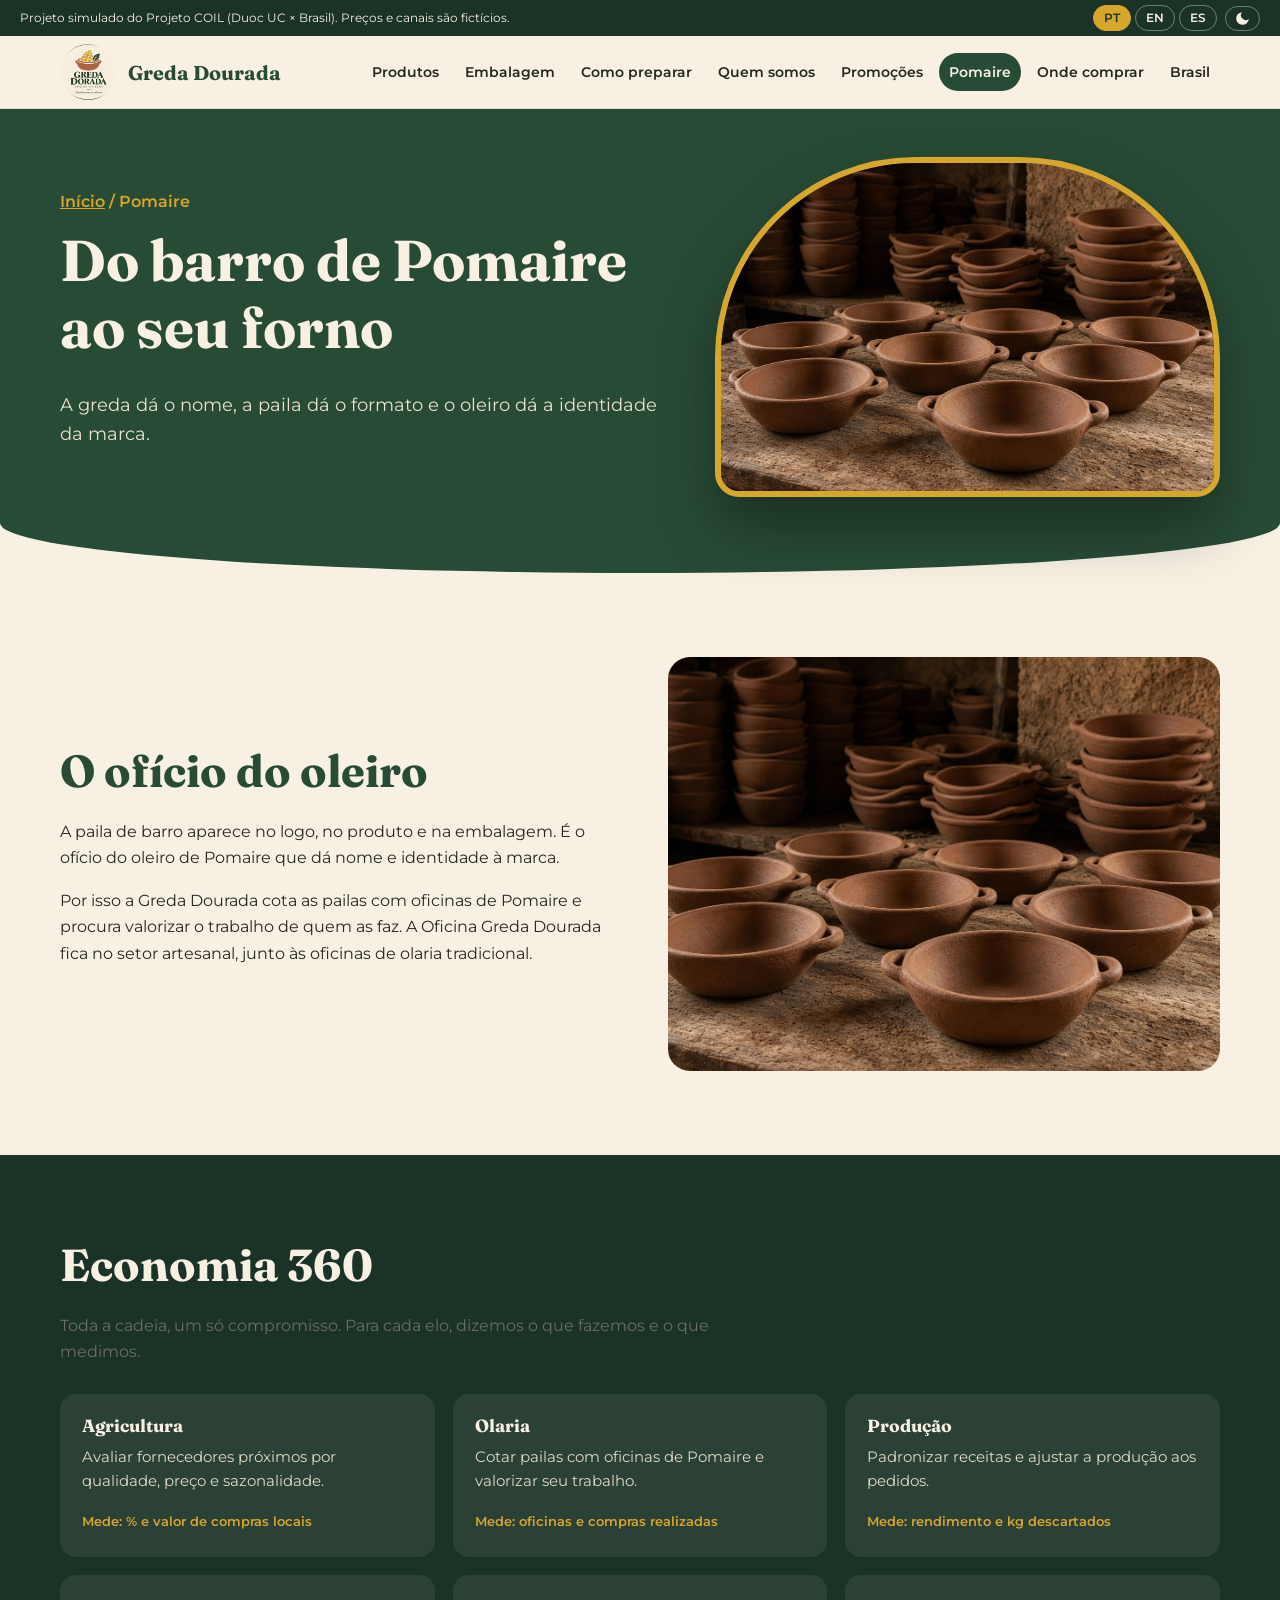
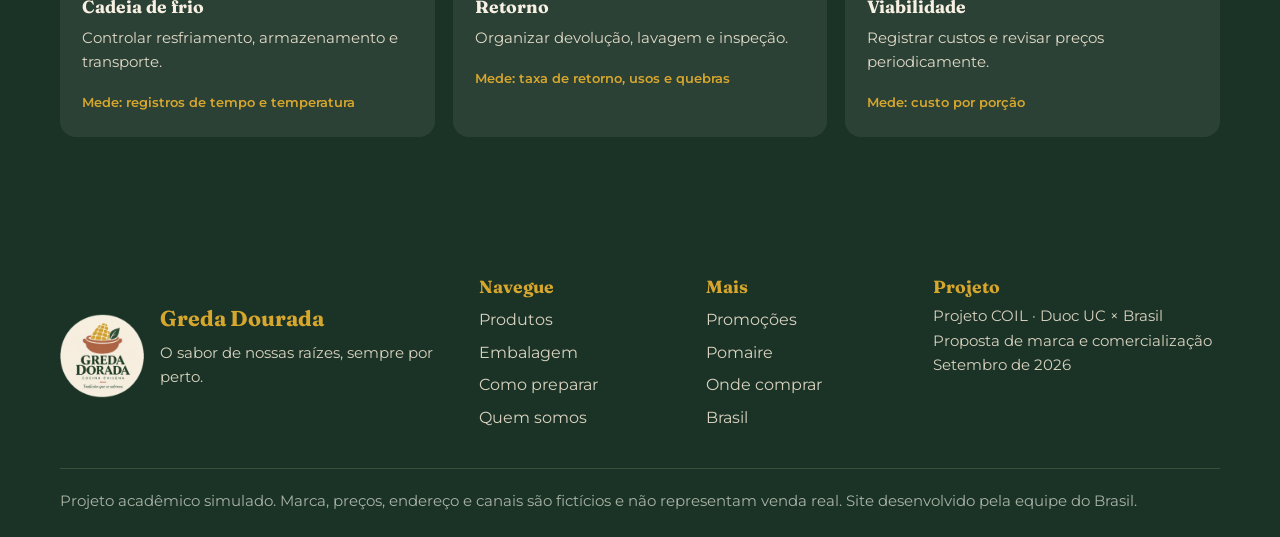
<file: pomaire.html>
<!DOCTYPE html>
<!--
  Pomaire: o ofício do oleiro e a Economia 360.
  O menu, o topo e o rodapé se repetem nas 9 páginas: se mudar um deles, mude em todas.
  Textos: escritos em português aqui; as versões em inglês e espanhol ficam em js/i18n.js.
  Cores e estilos: css/style.css. Comportamento (idioma, tema, preços): js/script.js.
-->
<html lang="pt-BR">
  <head>
    <meta charset="utf-8">
    <meta name="viewport" content="width=device-width, initial-scale=1">
    <meta name="description" content="O ofício do oleiro de Pomaire e a Economia 360 da Greda Dourada.">
    <meta name="theme-color" content="#284B36">
    <title>Pomaire | Greda Dourada</title>
    <link rel="icon" href="img/favicon.svg" type="image/svg+xml">
    <link rel="preconnect" href="https://fonts.googleapis.com">
    <link rel="preconnect" href="https://fonts.gstatic.com" crossorigin>
    <!-- Fontes do Google: Fraunces (títulos) e Montserrat (textos). Sem internet, o site usa Georgia e Arial -->
    <link href="https://fonts.googleapis.com/css2?family=Fraunces:ital,opsz,wght@0,9..144,600;0,9..144,700;1,9..144,600&family=Montserrat:wght@400;500;600;700&display=swap" rel="stylesheet">
    <!-- Aplica o tema salvo (claro/noturno) antes de a página aparecer, para não piscar -->
    <script>try{var t=localStorage.getItem("theme")||(matchMedia("(prefers-color-scheme:dark)").matches?"dark":"light");document.documentElement.dataset.theme=t}catch(e){}</script>
    <!-- Estilos do site -->
    <link rel="stylesheet" href="css/style.css">
  </head>
  <body>
    <!-- Topo fixo: faixa verde (aviso, idioma e tema) + cabeçalho com o menu -->
    <div class="top">
      <!-- Faixa verde: aviso do projeto simulado e botões de idioma e tema -->
      <div class="topbar">
        <span>Projeto simulado do Projeto COIL (Duoc UC × Brasil). Preços e canais são fictícios.</span>
        <div class="tools">
          <!--
            Botões de idioma. Cada botão tem data-lang (pt, en ou es); a troca é
            feita em js/script.js
          -->
          <div class="lang" role="group" aria-label="Idioma">
            <button data-lang="pt">PT</button>
            <button data-lang="en">EN</button>
            <button data-lang="es">ES</button>
          </div>

          <!-- Botão do modo noturno (lua/sol). O ícone que aparece é escolhido pelo CSS -->
          <button class="theme" aria-label="Modo noturno" title="Modo noturno">
            <svg class="i-moon" viewBox="0 0 24 24" width="17" height="17" fill="currentColor">
              <path d="M21 12.8A9 9 0 1 1 11.2 3a7 7 0 0 0 9.8 9.8z"/>
            </svg>
            <svg class="i-sun" viewBox="0 0 24 24" width="17" height="17" fill="none" stroke="currentColor" stroke-width="2" stroke-linecap="round">
              <circle cx="12" cy="12" r="4"/>
              <path d="M12 2v2M12 20v2M4.9 4.9l1.4 1.4M17.7 17.7l1.4 1.4M2 12h2M20 12h2M4.9 19.1l1.4-1.4M17.7 6.3l1.4-1.4"/>
            </svg>
          </button>
        </div>
      </div>

      <!-- Cabeçalho: logo e menu de navegação -->
      <header class="header">
        <div class="wrap header-in">
          <a href="index.html" class="brand">
            <img src="img/logo.png" alt="Greda Dourada" width="56" height="56">
            <span>Greda Dourada</span>
          </a>
          <button class="burger" aria-label="Abrir menu" aria-expanded="false">
            <span></span>
            <span></span>
            <span></span>
          </button>

          <!--
            Menu principal. A página atual leva aria-current="page" (o CSS
            destaca). Ao criar uma página nova, adicione o link aqui em TODAS as
            páginas
          -->
          <nav class="nav" id="nav">
            <a href="produtos.html">Produtos</a>
            <a href="embalagem.html">Embalagem</a>
            <a href="preparo.html">Como preparar</a>
            <a href="sobre.html">Quem somos</a>
            <a href="promocoes.html">Promoções</a>
            <a href="pomaire.html" aria-current="page">Pomaire</a>
            <a href="comprar.html">Onde comprar</a>
            <a href="brasil.html">Brasil</a>
          </nav>
        </div>
      </header>
    </div>

    <!-- Conteúdo principal da página -->
    <main>
      <!-- Banner de abertura: título, resumo e foto em arco -->
      <section class="phero">
        <div class="wrap hero-in">
          <div class="hero-text">
            <p class="kicker">
              <a href="index.html">Início</a>
              <span>/</span>
              <span>Pomaire</span>
            </p>
            <h1>Do barro de Pomaire ao seu forno</h1>
            <p class="lead">A greda dá o nome, a paila dá o formato e o oleiro dá a identidade da marca.</p>
          </div>
          <div class="hero-img">
            <img src="img/pomaire.jpg" alt="Oficina de olaria em Pomaire">
          </div>
        </div>
      </section>

      <!-- Seção: O ofício do oleiro -->
      <section class="sec">
        <div class="wrap">
          <div class="split">
            <div>
              <h2>O ofício do oleiro</h2>
              <p>
                A paila de barro aparece no logo, no produto e na embalagem. É o
                ofício do oleiro de Pomaire que dá nome e identidade à marca.
              </p>
              <p>
                Por isso a Greda Dourada cota as pailas com oficinas de Pomaire e
                procura valorizar o trabalho de quem as faz. A Oficina Greda Dourada
                fica no setor artesanal, junto às oficinas de olaria tradicional.
              </p>
            </div>
            <img class="round" src="img/pomaire.jpg" alt="Pailas de barro empilhadas em uma oficina" loading="lazy">
          </div>
        </div>
      </section>

      <!-- Seção: Economia 360 (fundo verde escuro) -->
      <section class="sec sec-dark">
        <div class="wrap">
          <div class="sec-head">
            <h2>Economia 360</h2>
            <p>Toda a cadeia, um só compromisso. Para cada elo, dizemos o que fazemos e o que medimos.</p>
          </div>

          <!-- Cartões da Economia 360, um por elo da cadeia -->
          <div class="e360">
            <div>
              <h4>Agricultura</h4>
              <p>Avaliar fornecedores próximos por qualidade, preço e sazonalidade.</p>
              <small>Mede: % e valor de compras locais</small>
            </div>
            <div>
              <h4>Olaria</h4>
              <p>Cotar pailas com oficinas de Pomaire e valorizar seu trabalho.</p>
              <small>Mede: oficinas e compras realizadas</small>
            </div>
            <div>
              <h4>Produção</h4>
              <p>Padronizar receitas e ajustar a produção aos pedidos.</p>
              <small>Mede: rendimento e kg descartados</small>
            </div>
            <div>
              <h4>Cadeia de frio</h4>
              <p>Controlar resfriamento, armazenamento e transporte.</p>
              <small>Mede: registros de tempo e temperatura</small>
            </div>
            <div>
              <h4>Retorno</h4>
              <p>Organizar devolução, lavagem e inspeção.</p>
              <small>Mede: taxa de retorno, usos e quebras</small>
            </div>
            <div>
              <h4>Viabilidade</h4>
              <p>Registrar custos e revisar preços periodicamente.</p>
              <small>Mede: custo por porção</small>
            </div>
          </div>
        </div>
      </section>
    </main>

    <!-- Rodapé: marca, links e dados do projeto -->
    <footer class="footer">
      <div class="wrap foot-in">
        <div class="foot-brand">
          <img src="img/logo.png" alt="" width="84" height="84">
          <div>
            <h3>Greda Dourada</h3>
            <p>O sabor de nossas raízes, sempre por perto.</p>
          </div>
        </div>
        <div>
          <h4>Navegue</h4>
          <a href="produtos.html">Produtos</a>
          <a href="embalagem.html">Embalagem</a>
          <a href="preparo.html">Como preparar</a>
          <a href="sobre.html">Quem somos</a>
        </div>
        <div>
          <h4>Mais</h4>
          <a href="promocoes.html">Promoções</a>
          <a href="pomaire.html">Pomaire</a>
          <a href="comprar.html">Onde comprar</a>
          <a href="brasil.html">Brasil</a>
        </div>
        <div>
          <h4>Projeto</h4>
          <p>Projeto COIL · Duoc UC × Brasil<br>Proposta de marca e comercialização<br>Setembro de 2026</p>
        </div>
      </div>

      <!-- Aviso de projeto acadêmico simulado -->
      <p class="legal">
        Projeto acadêmico simulado. Marca, preços, endereço e canais são fictícios e não
        representam venda real. Site desenvolvido pela equipe do Brasil.
      </p>
    </footer>

    <!-- Scripts: primeiro as traduções (i18n.js), depois a lógica do site (script.js). Mantenha esta ordem -->
    <script src="js/i18n.js"></script>
    <script src="js/script.js"></script>
  </body>
</html>
</file>
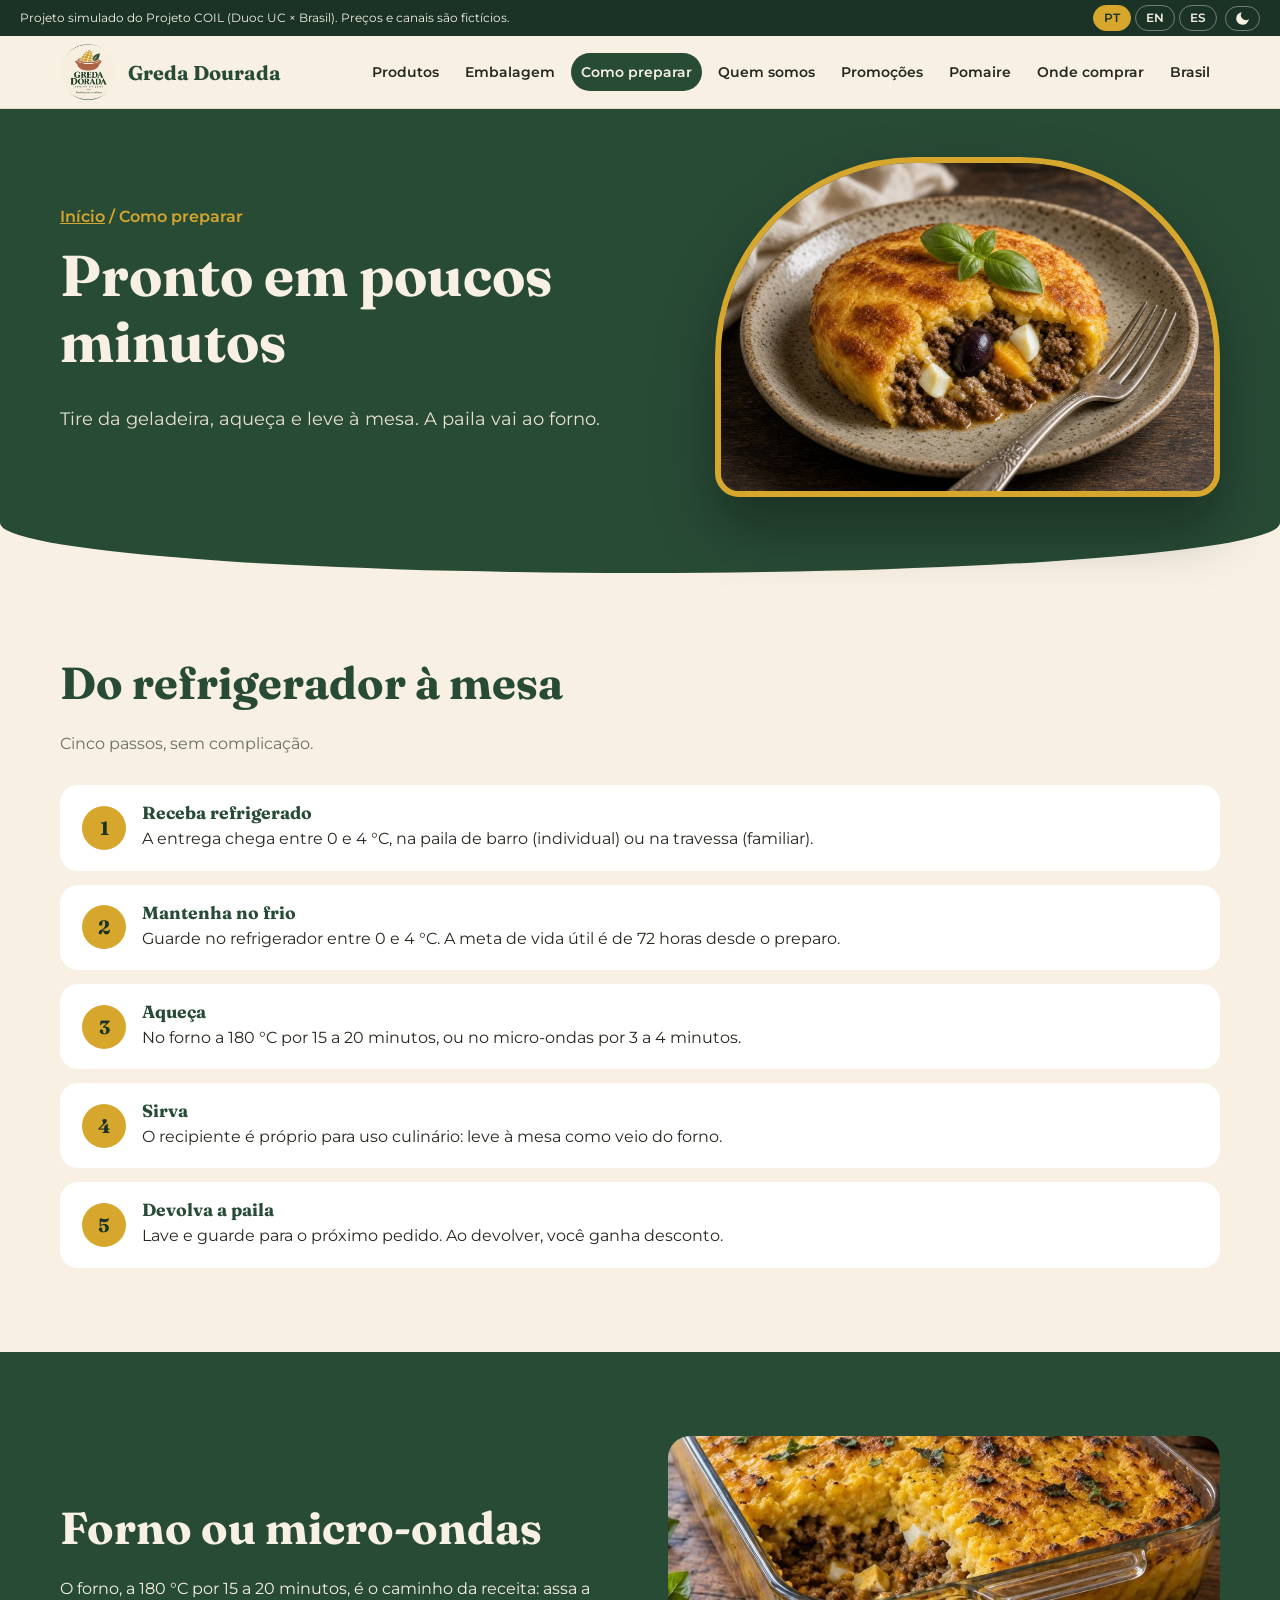
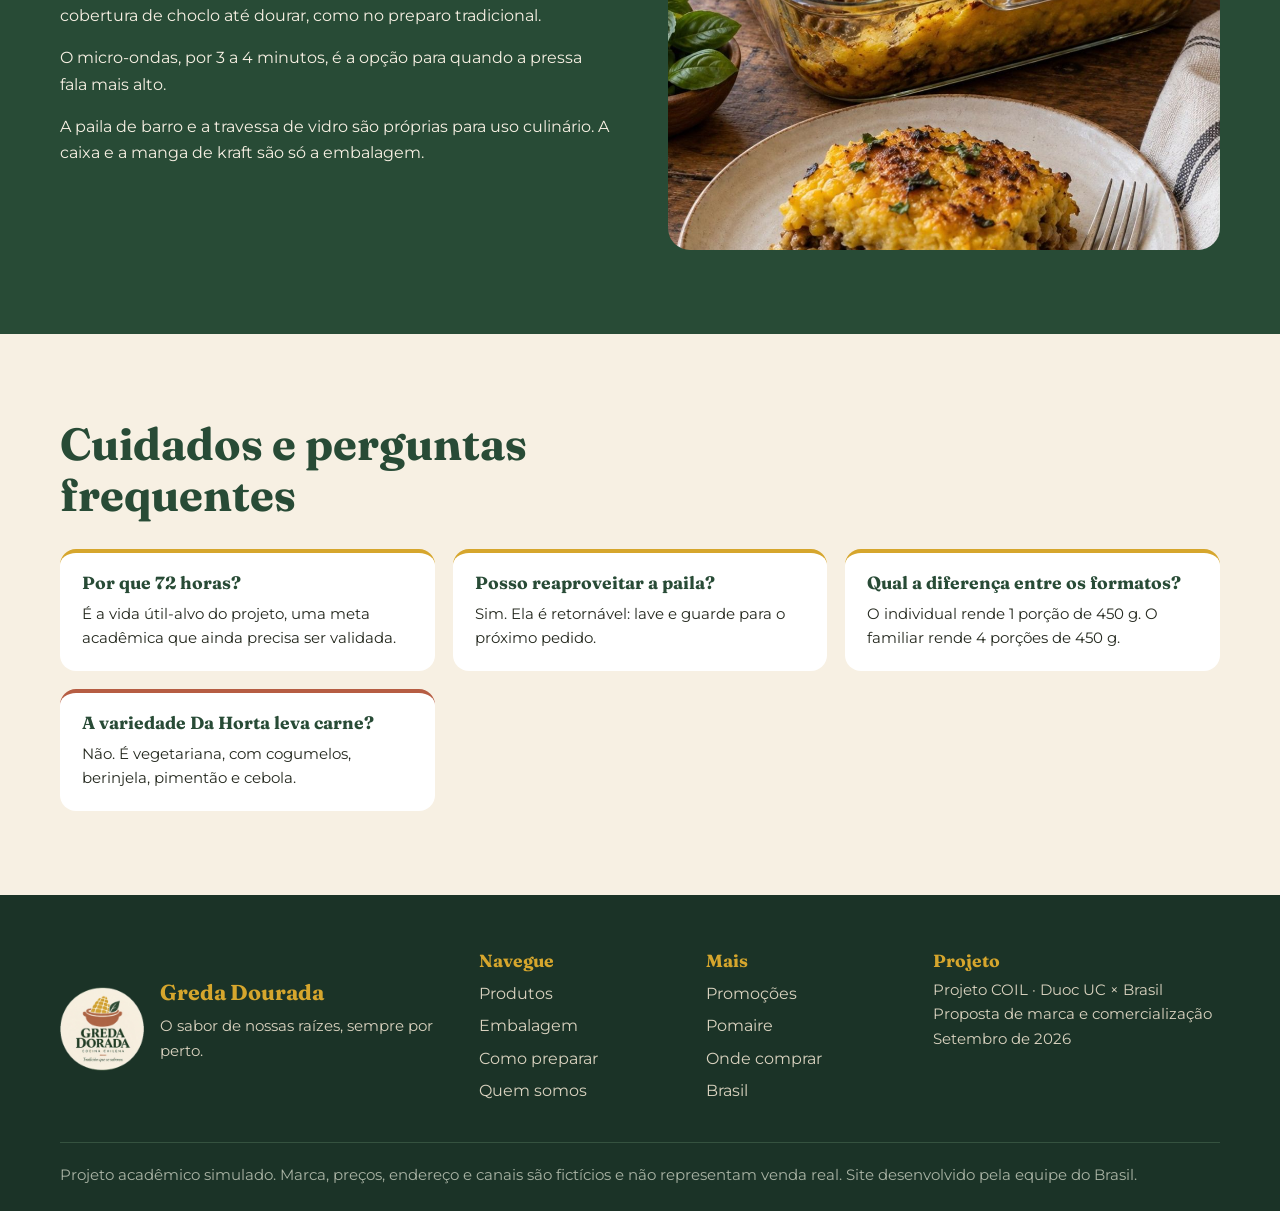
<file: preparo.html>
<!DOCTYPE html>
<!--
  Como preparar: passo a passo, forno e micro-ondas, cuidados e perguntas frequentes.
  O menu, o topo e o rodapé se repetem nas 9 páginas: se mudar um deles, mude em todas.
  Textos: escritos em português aqui; as versões em inglês e espanhol ficam em js/i18n.js.
  Cores e estilos: css/style.css. Comportamento (idioma, tema, preços): js/script.js.
-->
<html lang="pt-BR">
  <head>
    <meta charset="utf-8">
    <meta name="viewport" content="width=device-width, initial-scale=1">
    <meta name="description" content="Como aquecer e conservar o pastel de choclo da Greda Dourada.">
    <meta name="theme-color" content="#284B36">
    <title>Como preparar | Greda Dourada</title>
    <link rel="icon" href="img/favicon.svg" type="image/svg+xml">
    <link rel="preconnect" href="https://fonts.googleapis.com">
    <link rel="preconnect" href="https://fonts.gstatic.com" crossorigin>
    <!-- Fontes do Google: Fraunces (títulos) e Montserrat (textos). Sem internet, o site usa Georgia e Arial -->
    <link href="https://fonts.googleapis.com/css2?family=Fraunces:ital,opsz,wght@0,9..144,600;0,9..144,700;1,9..144,600&family=Montserrat:wght@400;500;600;700&display=swap" rel="stylesheet">
    <!-- Aplica o tema salvo (claro/noturno) antes de a página aparecer, para não piscar -->
    <script>try{var t=localStorage.getItem("theme")||(matchMedia("(prefers-color-scheme:dark)").matches?"dark":"light");document.documentElement.dataset.theme=t}catch(e){}</script>
    <!-- Estilos do site -->
    <link rel="stylesheet" href="css/style.css">
  </head>
  <body>
    <!-- Topo fixo: faixa verde (aviso, idioma e tema) + cabeçalho com o menu -->
    <div class="top">
      <!-- Faixa verde: aviso do projeto simulado e botões de idioma e tema -->
      <div class="topbar">
        <span>Projeto simulado do Projeto COIL (Duoc UC × Brasil). Preços e canais são fictícios.</span>
        <div class="tools">
          <!--
            Botões de idioma. Cada botão tem data-lang (pt, en ou es); a troca é
            feita em js/script.js
          -->
          <div class="lang" role="group" aria-label="Idioma">
            <button data-lang="pt">PT</button>
            <button data-lang="en">EN</button>
            <button data-lang="es">ES</button>
          </div>

          <!-- Botão do modo noturno (lua/sol). O ícone que aparece é escolhido pelo CSS -->
          <button class="theme" aria-label="Modo noturno" title="Modo noturno">
            <svg class="i-moon" viewBox="0 0 24 24" width="17" height="17" fill="currentColor">
              <path d="M21 12.8A9 9 0 1 1 11.2 3a7 7 0 0 0 9.8 9.8z"/>
            </svg>
            <svg class="i-sun" viewBox="0 0 24 24" width="17" height="17" fill="none" stroke="currentColor" stroke-width="2" stroke-linecap="round">
              <circle cx="12" cy="12" r="4"/>
              <path d="M12 2v2M12 20v2M4.9 4.9l1.4 1.4M17.7 17.7l1.4 1.4M2 12h2M20 12h2M4.9 19.1l1.4-1.4M17.7 6.3l1.4-1.4"/>
            </svg>
          </button>
        </div>
      </div>

      <!-- Cabeçalho: logo e menu de navegação -->
      <header class="header">
        <div class="wrap header-in">
          <a href="index.html" class="brand">
            <img src="img/logo.png" alt="Greda Dourada" width="56" height="56">
            <span>Greda Dourada</span>
          </a>
          <button class="burger" aria-label="Abrir menu" aria-expanded="false">
            <span></span>
            <span></span>
            <span></span>
          </button>

          <!--
            Menu principal. A página atual leva aria-current="page" (o CSS
            destaca). Ao criar uma página nova, adicione o link aqui em TODAS as
            páginas
          -->
          <nav class="nav" id="nav">
            <a href="produtos.html">Produtos</a>
            <a href="embalagem.html">Embalagem</a>
            <a href="preparo.html" aria-current="page">Como preparar</a>
            <a href="sobre.html">Quem somos</a>
            <a href="promocoes.html">Promoções</a>
            <a href="pomaire.html">Pomaire</a>
            <a href="comprar.html">Onde comprar</a>
            <a href="brasil.html">Brasil</a>
          </nav>
        </div>
      </header>
    </div>

    <!-- Conteúdo principal da página -->
    <main>
      <!-- Banner de abertura: título, resumo e foto em arco -->
      <section class="phero">
        <div class="wrap hero-in">
          <div class="hero-text">
            <p class="kicker">
              <a href="index.html">Início</a>
              <span>/</span>
              <span>Como preparar</span>
            </p>
            <h1>Pronto em poucos minutos</h1>
            <p class="lead">Tire da geladeira, aqueça e leve à mesa. A paila vai ao forno.</p>
          </div>
          <div class="hero-img">
            <img src="img/plato.jpg" alt="Porção de pastel de choclo no prato">
          </div>
        </div>
      </section>

      <!-- Seção: Do refrigerador à mesa -->
      <section class="sec">
        <div class="wrap">
          <div class="sec-head">
            <h2>Do refrigerador à mesa</h2>
            <p>Cinco passos, sem complicação.</p>
          </div>

          <!-- Passo a passo numerado (os números vêm do CSS) -->
          <ol class="stepsl">
            <li>
              <h3>Receba refrigerado</h3>
              <p>A entrega chega entre 0 e 4 °C, na paila de barro (individual) ou na travessa (familiar).</p>
            </li>
            <li>
              <h3>Mantenha no frio</h3>
              <p>Guarde no refrigerador entre 0 e 4 °C. A meta de vida útil é de 72 horas desde o preparo.</p>
            </li>
            <li>
              <h3>Aqueça</h3>
              <p>No forno a 180 °C por 15 a 20 minutos, ou no micro-ondas por 3 a 4 minutos.</p>
            </li>
            <li>
              <h3>Sirva</h3>
              <p>O recipiente é próprio para uso culinário: leve à mesa como veio do forno.</p>
            </li>
            <li>
              <h3>Devolva a paila</h3>
              <p>Lave e guarde para o próximo pedido. Ao devolver, você ganha desconto.</p>
            </li>
          </ol>
        </div>
      </section>

      <!-- Seção: Forno ou micro-ondas (fundo verde) -->
      <section class="sec sec-green">
        <div class="wrap">
          <div class="split">
            <div>
              <h2>Forno ou micro-ondas</h2>
              <p>
                O forno, a 180 °C por 15 a 20 minutos, é o caminho da receita: assa
                a cobertura de choclo até dourar, como no preparo tradicional.
              </p>
              <p>O micro-ondas, por 3 a 4 minutos, é a opção para quando a pressa fala mais alto.</p>
              <p>
                A paila de barro e a travessa de vidro são próprias para uso
                culinário. A caixa e a manga de kraft são só a embalagem.
              </p>
            </div>
            <img class="round" src="img/servido.jpg" alt="Pastel de choclo servido ao lado da travessa" loading="lazy">
          </div>
        </div>
      </section>

      <!-- Seção: Cuidados e perguntas frequentes -->
      <section class="sec">
        <div class="wrap">
          <div class="sec-head">
            <h2>Cuidados e perguntas frequentes</h2>
          </div>

          <!-- Grade de cartões de texto (título + descrição) -->
          <div class="values">
            <div>
              <h4>Por que 72 horas?</h4>
              <p>É a vida útil-alvo do projeto, uma meta acadêmica que ainda precisa ser validada.</p>
            </div>
            <div>
              <h4>Posso reaproveitar a paila?</h4>
              <p>Sim. Ela é retornável: lave e guarde para o próximo pedido.</p>
            </div>
            <div>
              <h4>Qual a diferença entre os formatos?</h4>
              <p>O individual rende 1 porção de 450 g. O familiar rende 4 porções de 450 g.</p>
            </div>
            <div>
              <h4>A variedade Da Horta leva carne?</h4>
              <p>Não. É vegetariana, com cogumelos, berinjela, pimentão e cebola.</p>
            </div>
          </div>
        </div>
      </section>
    </main>

    <!-- Rodapé: marca, links e dados do projeto -->
    <footer class="footer">
      <div class="wrap foot-in">
        <div class="foot-brand">
          <img src="img/logo.png" alt="" width="84" height="84">
          <div>
            <h3>Greda Dourada</h3>
            <p>O sabor de nossas raízes, sempre por perto.</p>
          </div>
        </div>
        <div>
          <h4>Navegue</h4>
          <a href="produtos.html">Produtos</a>
          <a href="embalagem.html">Embalagem</a>
          <a href="preparo.html">Como preparar</a>
          <a href="sobre.html">Quem somos</a>
        </div>
        <div>
          <h4>Mais</h4>
          <a href="promocoes.html">Promoções</a>
          <a href="pomaire.html">Pomaire</a>
          <a href="comprar.html">Onde comprar</a>
          <a href="brasil.html">Brasil</a>
        </div>
        <div>
          <h4>Projeto</h4>
          <p>Projeto COIL · Duoc UC × Brasil<br>Proposta de marca e comercialização<br>Setembro de 2026</p>
        </div>
      </div>

      <!-- Aviso de projeto acadêmico simulado -->
      <p class="legal">
        Projeto acadêmico simulado. Marca, preços, endereço e canais são fictícios e não
        representam venda real. Site desenvolvido pela equipe do Brasil.
      </p>
    </footer>

    <!-- Scripts: primeiro as traduções (i18n.js), depois a lógica do site (script.js). Mantenha esta ordem -->
    <script src="js/i18n.js"></script>
    <script src="js/script.js"></script>
  </body>
</html>
</file>
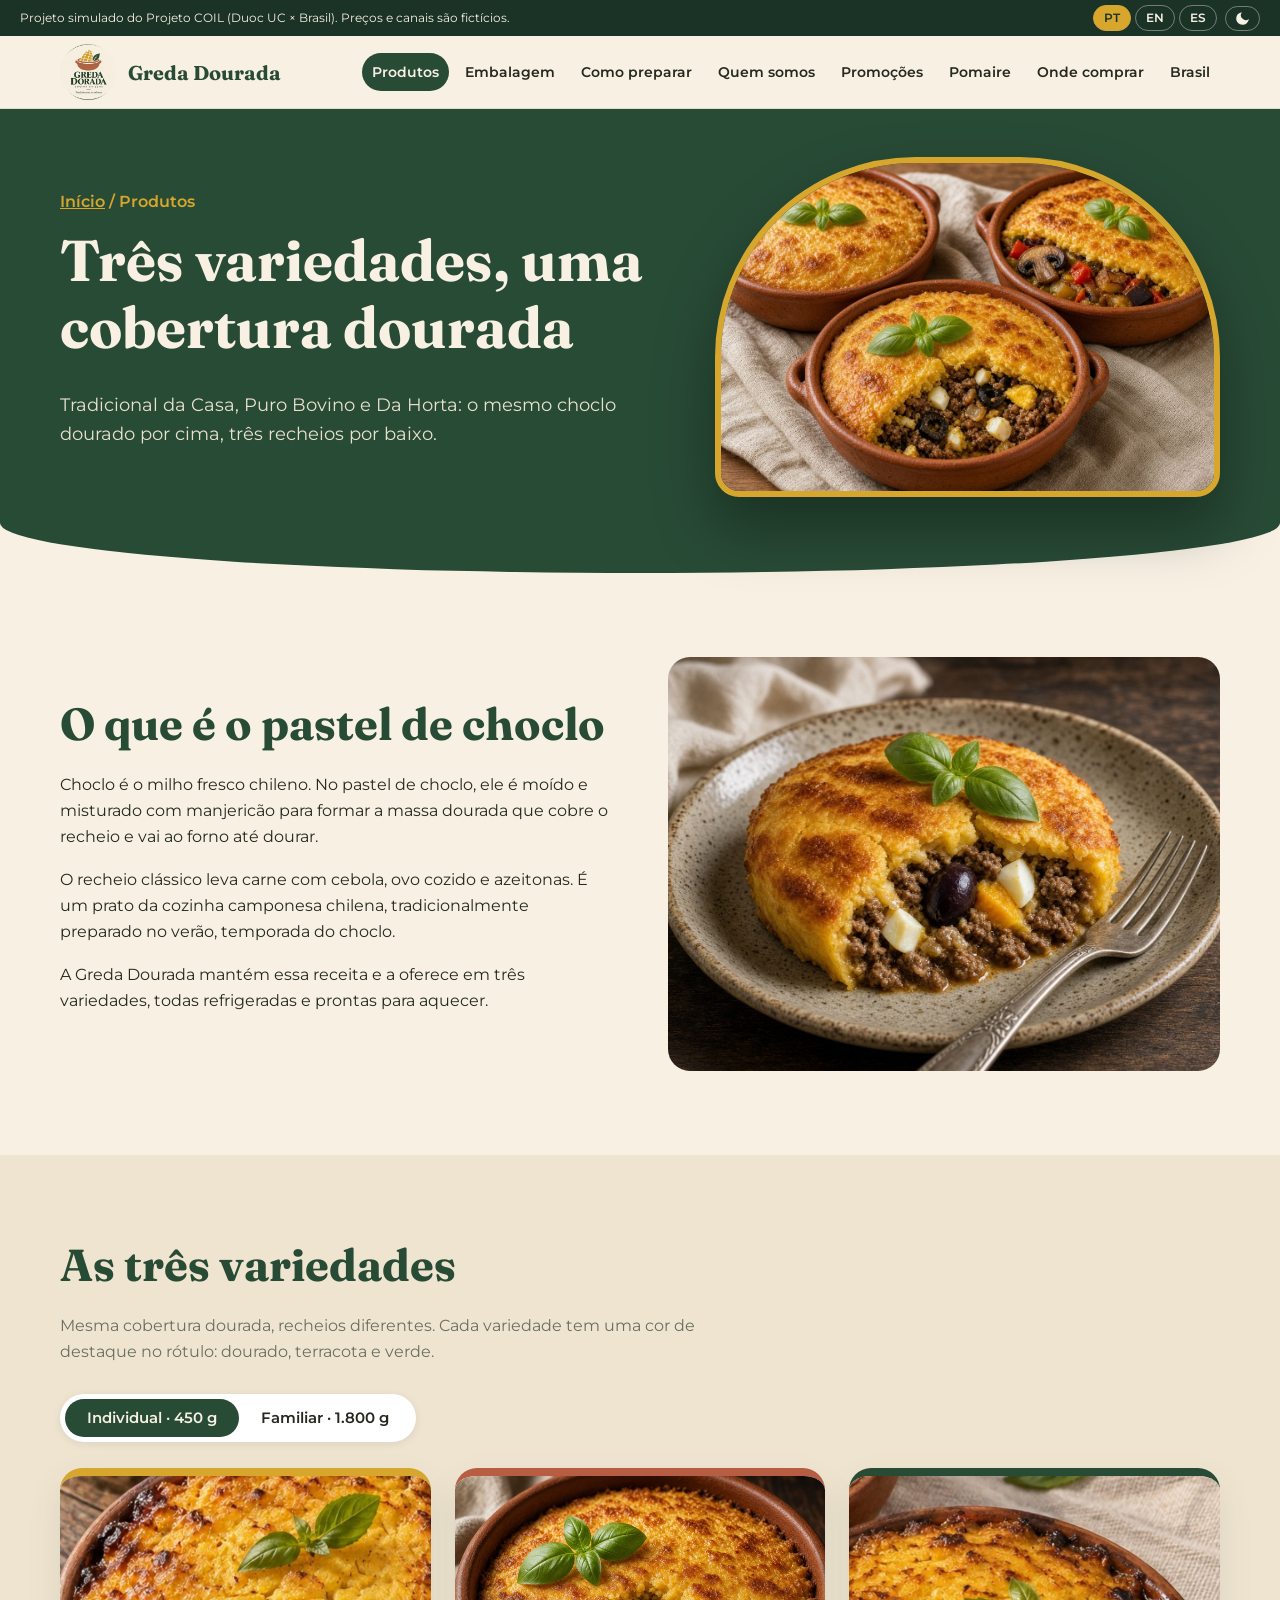
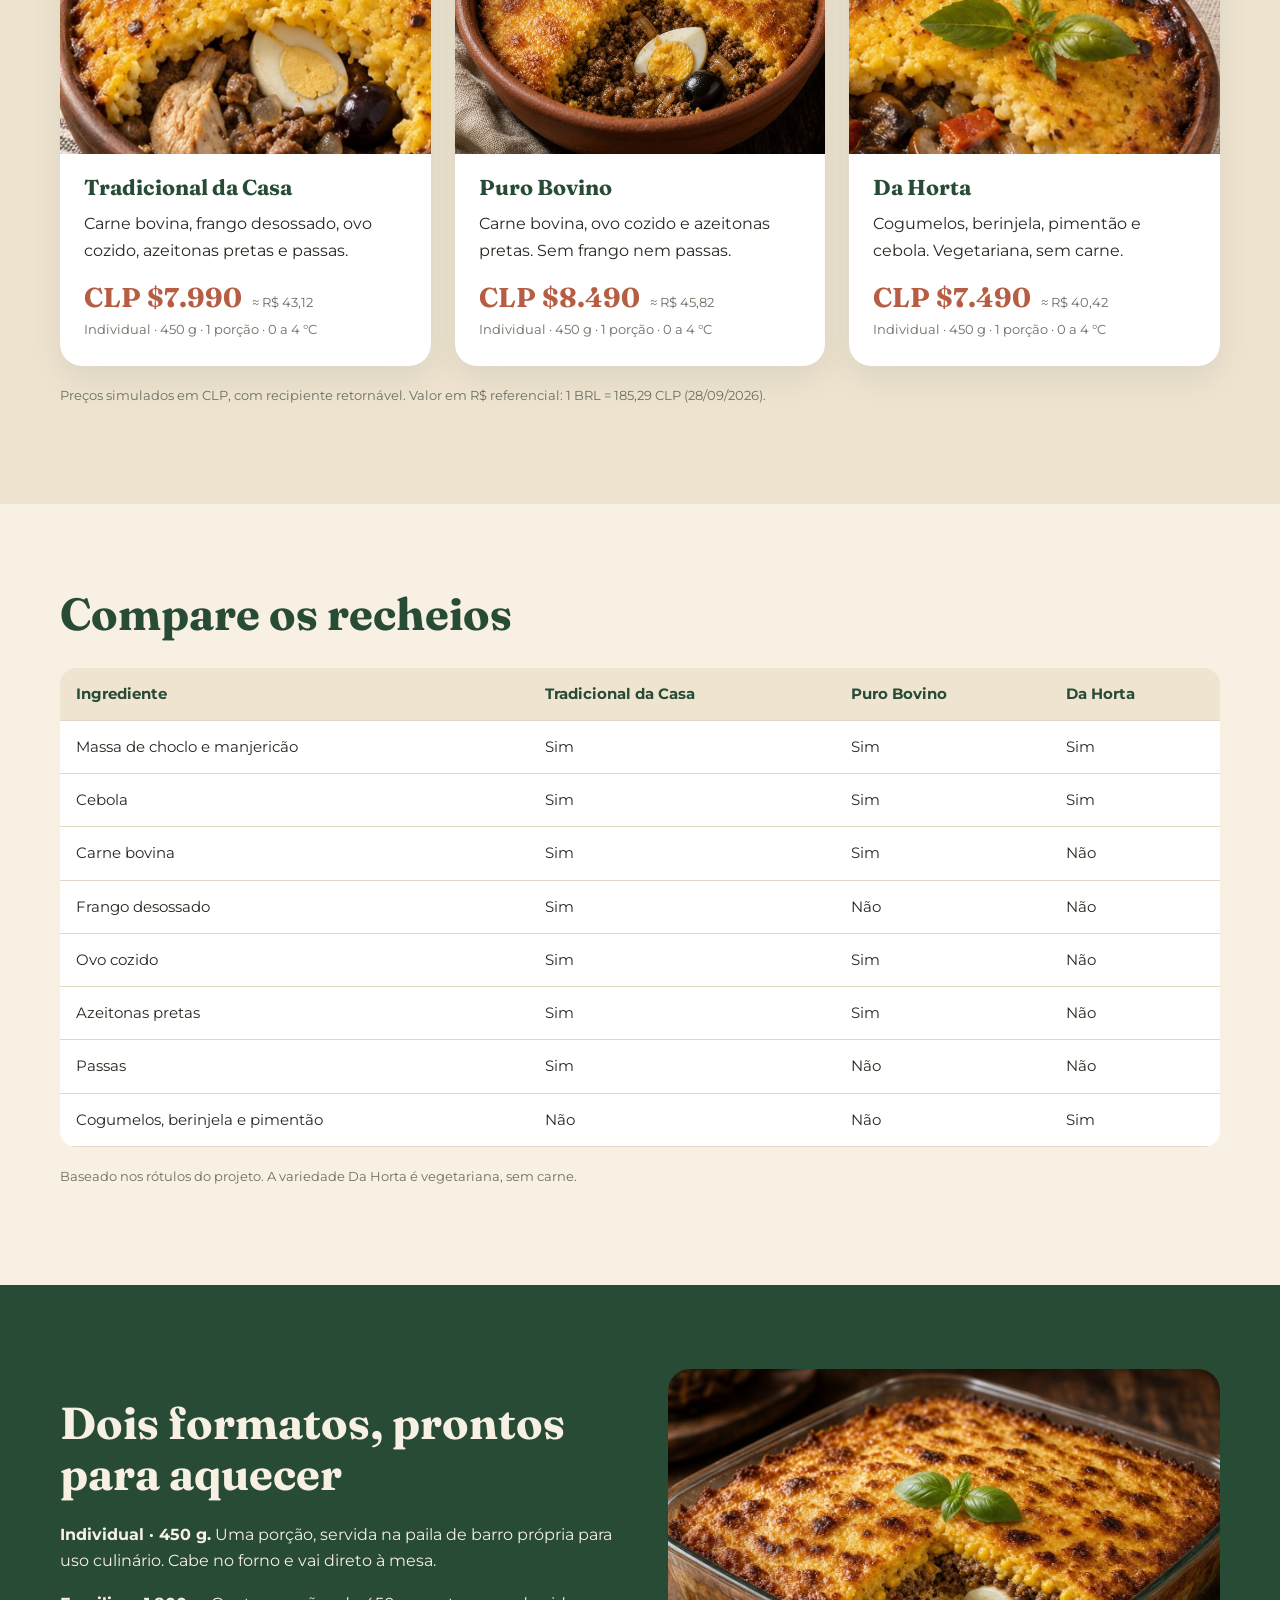
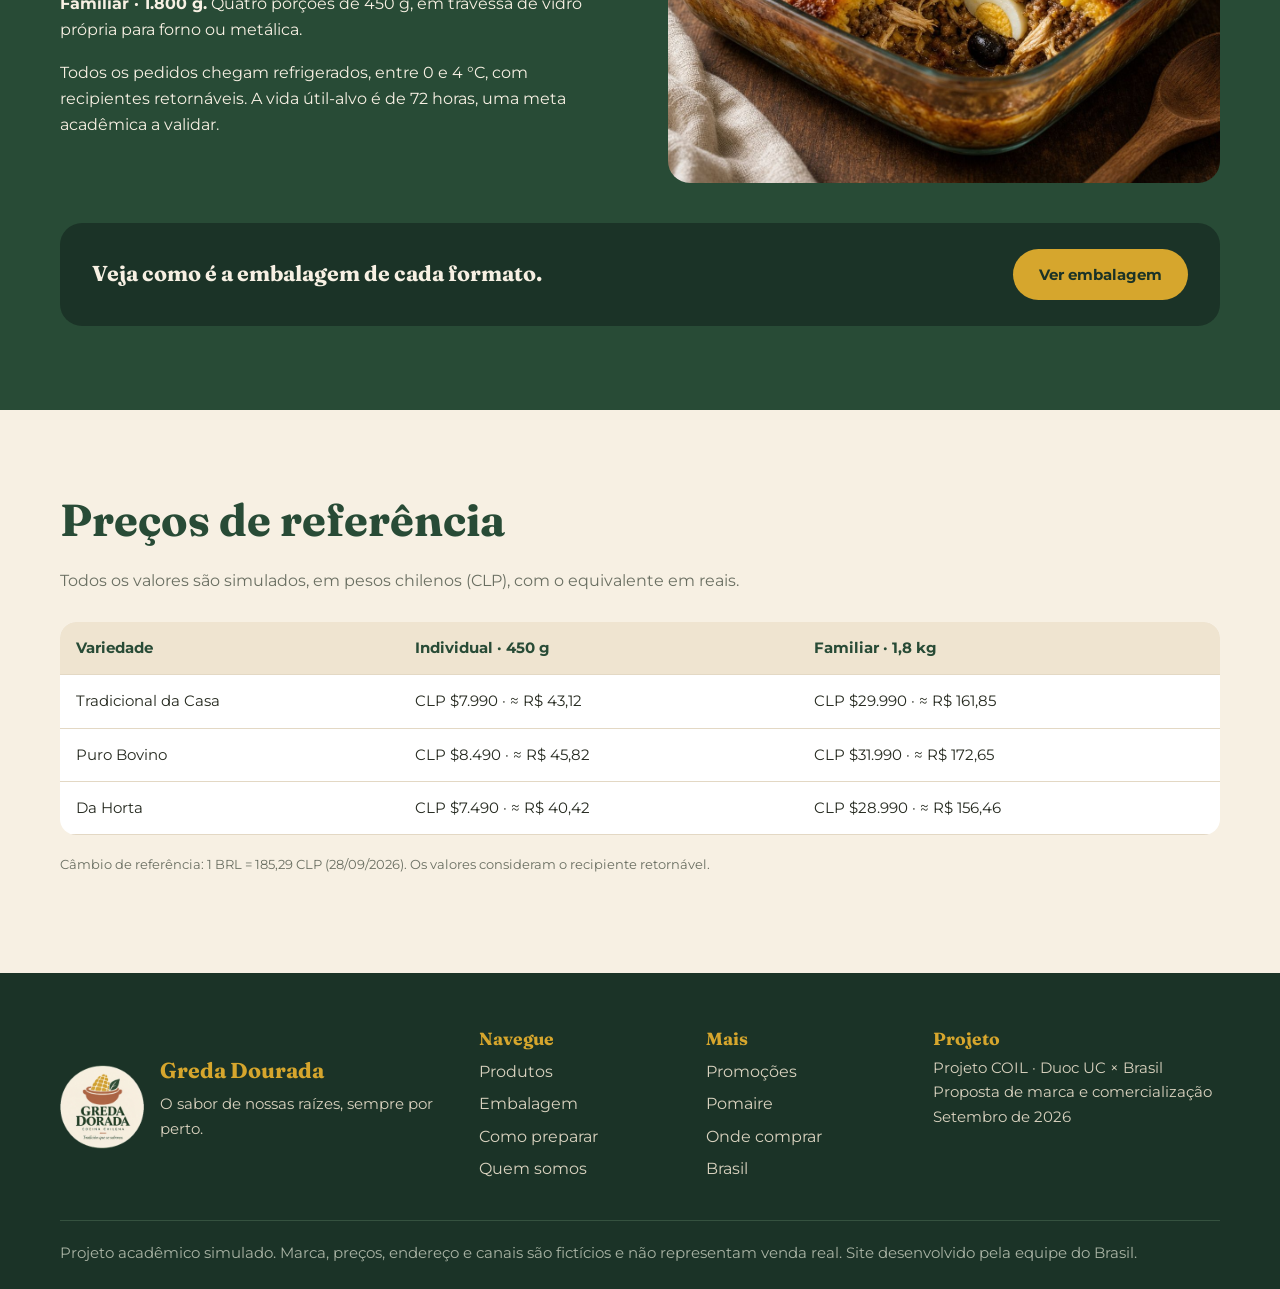
<file: produtos.html>
<!DOCTYPE html>
<!--
  Produtos: o que é o pastel de choclo, variedades, comparação de recheios, formatos e preços.
  O menu, o topo e o rodapé se repetem nas 9 páginas: se mudar um deles, mude em todas.
  Textos: escritos em português aqui; as versões em inglês e espanhol ficam em js/i18n.js.
  Cores e estilos: css/style.css. Comportamento (idioma, tema, preços): js/script.js.
-->
<html lang="pt-BR">
  <head>
    <meta charset="utf-8">
    <meta name="viewport" content="width=device-width, initial-scale=1">
    <meta name="description" content="As três variedades de pastel de choclo da Greda Dourada, formatos e preços.">
    <meta name="theme-color" content="#284B36">
    <title>Produtos | Greda Dourada</title>
    <link rel="icon" href="img/favicon.svg" type="image/svg+xml">
    <link rel="preconnect" href="https://fonts.googleapis.com">
    <link rel="preconnect" href="https://fonts.gstatic.com" crossorigin>
    <!-- Fontes do Google: Fraunces (títulos) e Montserrat (textos). Sem internet, o site usa Georgia e Arial -->
    <link href="https://fonts.googleapis.com/css2?family=Fraunces:ital,opsz,wght@0,9..144,600;0,9..144,700;1,9..144,600&family=Montserrat:wght@400;500;600;700&display=swap" rel="stylesheet">
    <!-- Aplica o tema salvo (claro/noturno) antes de a página aparecer, para não piscar -->
    <script>try{var t=localStorage.getItem("theme")||(matchMedia("(prefers-color-scheme:dark)").matches?"dark":"light");document.documentElement.dataset.theme=t}catch(e){}</script>
    <!-- Estilos do site -->
    <link rel="stylesheet" href="css/style.css">
  </head>
  <body>
    <!-- Topo fixo: faixa verde (aviso, idioma e tema) + cabeçalho com o menu -->
    <div class="top">
      <!-- Faixa verde: aviso do projeto simulado e botões de idioma e tema -->
      <div class="topbar">
        <span>Projeto simulado do Projeto COIL (Duoc UC × Brasil). Preços e canais são fictícios.</span>
        <div class="tools">
          <!--
            Botões de idioma. Cada botão tem data-lang (pt, en ou es); a troca é
            feita em js/script.js
          -->
          <div class="lang" role="group" aria-label="Idioma">
            <button data-lang="pt">PT</button>
            <button data-lang="en">EN</button>
            <button data-lang="es">ES</button>
          </div>

          <!-- Botão do modo noturno (lua/sol). O ícone que aparece é escolhido pelo CSS -->
          <button class="theme" aria-label="Modo noturno" title="Modo noturno">
            <svg class="i-moon" viewBox="0 0 24 24" width="17" height="17" fill="currentColor">
              <path d="M21 12.8A9 9 0 1 1 11.2 3a7 7 0 0 0 9.8 9.8z"/>
            </svg>
            <svg class="i-sun" viewBox="0 0 24 24" width="17" height="17" fill="none" stroke="currentColor" stroke-width="2" stroke-linecap="round">
              <circle cx="12" cy="12" r="4"/>
              <path d="M12 2v2M12 20v2M4.9 4.9l1.4 1.4M17.7 17.7l1.4 1.4M2 12h2M20 12h2M4.9 19.1l1.4-1.4M17.7 6.3l1.4-1.4"/>
            </svg>
          </button>
        </div>
      </div>

      <!-- Cabeçalho: logo e menu de navegação -->
      <header class="header">
        <div class="wrap header-in">
          <a href="index.html" class="brand">
            <img src="img/logo.png" alt="Greda Dourada" width="56" height="56">
            <span>Greda Dourada</span>
          </a>
          <button class="burger" aria-label="Abrir menu" aria-expanded="false">
            <span></span>
            <span></span>
            <span></span>
          </button>

          <!--
            Menu principal. A página atual leva aria-current="page" (o CSS
            destaca). Ao criar uma página nova, adicione o link aqui em TODAS as
            páginas
          -->
          <nav class="nav" id="nav">
            <a href="produtos.html" aria-current="page">Produtos</a>
            <a href="embalagem.html">Embalagem</a>
            <a href="preparo.html">Como preparar</a>
            <a href="sobre.html">Quem somos</a>
            <a href="promocoes.html">Promoções</a>
            <a href="pomaire.html">Pomaire</a>
            <a href="comprar.html">Onde comprar</a>
            <a href="brasil.html">Brasil</a>
          </nav>
        </div>
      </header>
    </div>

    <!-- Conteúdo principal da página -->
    <main>
      <!-- Banner de abertura: título, resumo e foto em arco -->
      <section class="phero">
        <div class="wrap hero-in">
          <div class="hero-text">
            <p class="kicker">
              <a href="index.html">Início</a>
              <span>/</span>
              <span>Produtos</span>
            </p>
            <h1>Três variedades, uma cobertura dourada</h1>
            <p class="lead">
              Tradicional da Casa, Puro Bovino e Da Horta: o mesmo choclo dourado por
              cima, três recheios por baixo.
            </p>
          </div>
          <div class="hero-img">
            <img src="img/hero.jpg" alt="Três pailas com pastel de choclo">
          </div>
        </div>
      </section>

      <!-- Seção: O que é o pastel de choclo -->
      <section class="sec">
        <div class="wrap">
          <div class="split">
            <div>
              <h2>O que é o pastel de choclo</h2>
              <p>
                Choclo é o milho fresco chileno. No pastel de choclo, ele é moído e
                misturado com manjericão para formar a massa dourada que cobre o
                recheio e vai ao forno até dourar.
              </p>
              <p>
                O recheio clássico leva carne com cebola, ovo cozido e azeitonas. É
                um prato da cozinha camponesa chilena, tradicionalmente preparado no
                verão, temporada do choclo.
              </p>
              <p>
                A Greda Dourada mantém essa receita e a oferece em três variedades,
                todas refrigeradas e prontas para aquecer.
              </p>
            </div>
            <img class="round" src="img/plato.jpg" alt="Pastel de choclo servido no prato" loading="lazy">
          </div>
        </div>
      </section>

      <!-- Seção: As três variedades (fundo bege mais escuro) -->
      <section class="sec sec-cream2">
        <div class="wrap">
          <div class="sec-head">
            <h2>As três variedades</h2>
            <p>
              Mesma cobertura dourada, recheios diferentes. Cada variedade tem uma cor
              de destaque no rótulo: dourado, terracota e verde.
            </p>
          </div>

          <!--
            Alternador de formato (individual / familiar). O JavaScript troca os
            preços dos cartões
          -->
          <div class="toggle" role="group" aria-label="Formato">
            <button class="on" data-fmt="ind">Individual · 450 g</button>
            <button data-fmt="fam">Familiar · 1.800 g</button>
          </div>

          <!--
            Cartões das variedades. data-ind e data-fam são os preços em pesos
            chilenos (CLP); o valor em R$ é calculado em js/script.js
          -->
          <div class="cards">
            <article class="card c-gold" data-ind="7990" data-fam="29990">
              <div class="card-photo card-photo-tradicional">
                <img src="img/tradicional.jpg" alt="Tradicional da Casa" loading="lazy">
              </div>
              <div class="card-b">
                <h3>Tradicional da Casa</h3>
                <p>Carne bovina, frango desossado, ovo cozido, azeitonas pretas e passas.</p>
                <p class="price"><strong data-clp></strong><small data-brl></small></p>
                <p class="meta" data-meta></p>
              </div>
            </article>
            <article class="card c-terra" data-ind="8490" data-fam="31990">
              <img src="img/bovino.jpg" alt="Puro Bovino" loading="lazy">
              <div class="card-b">
                <h3>Puro Bovino</h3>
                <p>Carne bovina, ovo cozido e azeitonas pretas. Sem frango nem passas.</p>
                <p class="price"><strong data-clp></strong><small data-brl></small></p>
                <p class="meta" data-meta></p>
              </div>
            </article>
            <article class="card c-green" data-ind="7490" data-fam="28990">
              <div class="card-photo card-photo-horta">
                <img src="img/horta.jpg" alt="Da Horta" loading="lazy">
              </div>
              <div class="card-b">
                <h3>Da Horta</h3>
                <p>Cogumelos, berinjela, pimentão e cebola. Vegetariana, sem carne.</p>
                <p class="price"><strong data-clp></strong><small data-brl></small></p>
                <p class="meta" data-meta></p>
              </div>
            </article>
          </div>
          <p class="note">
            Preços simulados em CLP, com recipiente retornável. Valor em R$ referencial:
            1 BRL = 185,29 CLP (28/09/2026).
          </p>
        </div>
      </section>

      <!-- Seção: Compare os recheios -->
      <section class="sec">
        <div class="wrap">
          <div class="sec-head">
            <h2>Compare os recheios</h2>
          </div>

          <!-- Tabela (rola na horizontal em telas pequenas) -->
          <div class="table-wrap">
            <table>
              <thead>
                <tr>
                  <th>Ingrediente</th>
                  <th>Tradicional da Casa</th>
                  <th>Puro Bovino</th>
                  <th>Da Horta</th>
                </tr>
              </thead>
              <tbody>
                <tr>
                  <td>Massa de choclo e manjericão</td>
                  <td>Sim</td>
                  <td>Sim</td>
                  <td>Sim</td>
                </tr>
                <tr>
                  <td>Cebola</td>
                  <td>Sim</td>
                  <td>Sim</td>
                  <td>Sim</td>
                </tr>
                <tr>
                  <td>Carne bovina</td>
                  <td>Sim</td>
                  <td>Sim</td>
                  <td>Não</td>
                </tr>
                <tr>
                  <td>Frango desossado</td>
                  <td>Sim</td>
                  <td>Não</td>
                  <td>Não</td>
                </tr>
                <tr>
                  <td>Ovo cozido</td>
                  <td>Sim</td>
                  <td>Sim</td>
                  <td>Não</td>
                </tr>
                <tr>
                  <td>Azeitonas pretas</td>
                  <td>Sim</td>
                  <td>Sim</td>
                  <td>Não</td>
                </tr>
                <tr>
                  <td>Passas</td>
                  <td>Sim</td>
                  <td>Não</td>
                  <td>Não</td>
                </tr>
                <tr>
                  <td>Cogumelos, berinjela e pimentão</td>
                  <td>Não</td>
                  <td>Não</td>
                  <td>Sim</td>
                </tr>
              </tbody>
            </table>
          </div>
          <p class="note">Baseado nos rótulos do projeto. A variedade Da Horta é vegetariana, sem carne.</p>
        </div>
      </section>

      <!-- Seção: Dois formatos, prontos para aquecer (fundo verde) -->
      <section class="sec sec-green">
        <div class="wrap">
          <div class="split">
            <div>
              <h2>Dois formatos, prontos para aquecer</h2>
              <p>
                <b>Individual · 450 g.</b> Uma porção, servida na paila de barro
                própria para uso culinário. Cabe no forno e vai direto à mesa.
              </p>
              <p>
                <b>Familiar · 1.800 g.</b> Quatro porções de 450 g, em travessa de
                vidro própria para forno ou metálica.
              </p>
              <p>
                Todos os pedidos chegam refrigerados, entre 0 e 4 °C, com
                recipientes retornáveis. A vida útil-alvo é de 72 horas, uma meta
                acadêmica a validar.
              </p>
            </div>
            <img class="round" src="img/familiar.jpg" alt="Formato familiar em travessa de vidro" loading="lazy">
          </div>

          <!-- Faixa de chamada com botão para outra página -->
          <div class="cta-band">
            <div>
              <h3>Veja como é a embalagem de cada formato.</h3>
            </div>
            <a href="embalagem.html" class="btn btn-gold">Ver embalagem</a>
          </div>
        </div>
      </section>

      <!-- Seção: Preços de referência -->
      <section class="sec">
        <div class="wrap">
          <div class="sec-head">
            <h2>Preços de referência</h2>
            <p>Todos os valores são simulados, em pesos chilenos (CLP), com o equivalente em reais.</p>
          </div>

          <!-- Tabela (rola na horizontal em telas pequenas) -->
          <div class="table-wrap">
            <table>
              <thead>
                <tr>
                  <th>Variedade</th>
                  <th>Individual · 450 g</th>
                  <th>Familiar · 1,8 kg</th>
                </tr>
              </thead>
              <tbody>
                <tr>
                  <td>Tradicional da Casa</td>
                  <td>CLP $7.990 · ≈ R$ 43,12</td>
                  <td>CLP $29.990 · ≈ R$ 161,85</td>
                </tr>
                <tr>
                  <td>Puro Bovino</td>
                  <td>CLP $8.490 · ≈ R$ 45,82</td>
                  <td>CLP $31.990 · ≈ R$ 172,65</td>
                </tr>
                <tr>
                  <td>Da Horta</td>
                  <td>CLP $7.490 · ≈ R$ 40,42</td>
                  <td>CLP $28.990 · ≈ R$ 156,46</td>
                </tr>
              </tbody>
            </table>
          </div>
          <p class="note">
            Câmbio de referência: 1 BRL = 185,29 CLP (28/09/2026). Os valores consideram
            o recipiente retornável.
          </p>
        </div>
      </section>
    </main>

    <!-- Rodapé: marca, links e dados do projeto -->
    <footer class="footer">
      <div class="wrap foot-in">
        <div class="foot-brand">
          <img src="img/logo.png" alt="" width="84" height="84">
          <div>
            <h3>Greda Dourada</h3>
            <p>O sabor de nossas raízes, sempre por perto.</p>
          </div>
        </div>
        <div>
          <h4>Navegue</h4>
          <a href="produtos.html">Produtos</a>
          <a href="embalagem.html">Embalagem</a>
          <a href="preparo.html">Como preparar</a>
          <a href="sobre.html">Quem somos</a>
        </div>
        <div>
          <h4>Mais</h4>
          <a href="promocoes.html">Promoções</a>
          <a href="pomaire.html">Pomaire</a>
          <a href="comprar.html">Onde comprar</a>
          <a href="brasil.html">Brasil</a>
        </div>
        <div>
          <h4>Projeto</h4>
          <p>Projeto COIL · Duoc UC × Brasil<br>Proposta de marca e comercialização<br>Setembro de 2026</p>
        </div>
      </div>

      <!-- Aviso de projeto acadêmico simulado -->
      <p class="legal">
        Projeto acadêmico simulado. Marca, preços, endereço e canais são fictícios e não
        representam venda real. Site desenvolvido pela equipe do Brasil.
      </p>
    </footer>

    <!-- Scripts: primeiro as traduções (i18n.js), depois a lógica do site (script.js). Mantenha esta ordem -->
    <script src="js/i18n.js"></script>
    <script src="js/script.js"></script>
  </body>
</html>
</file>
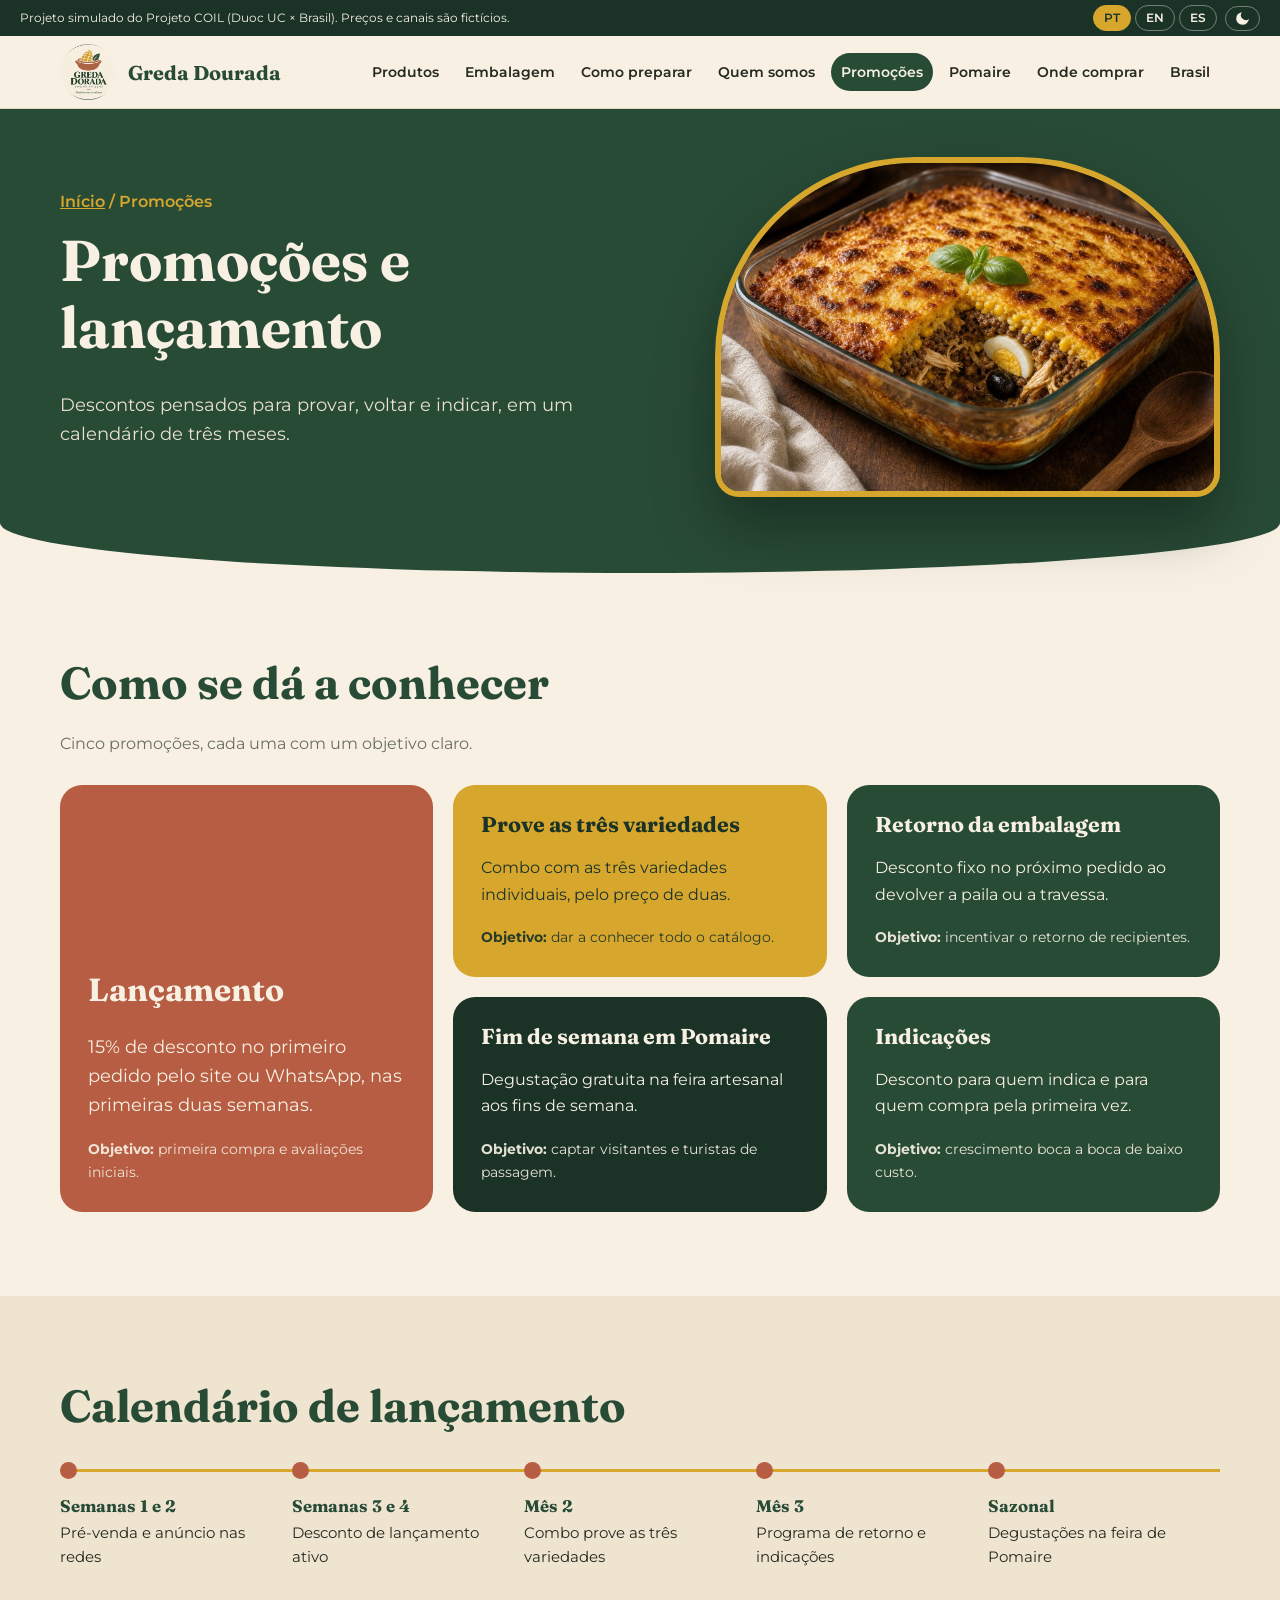
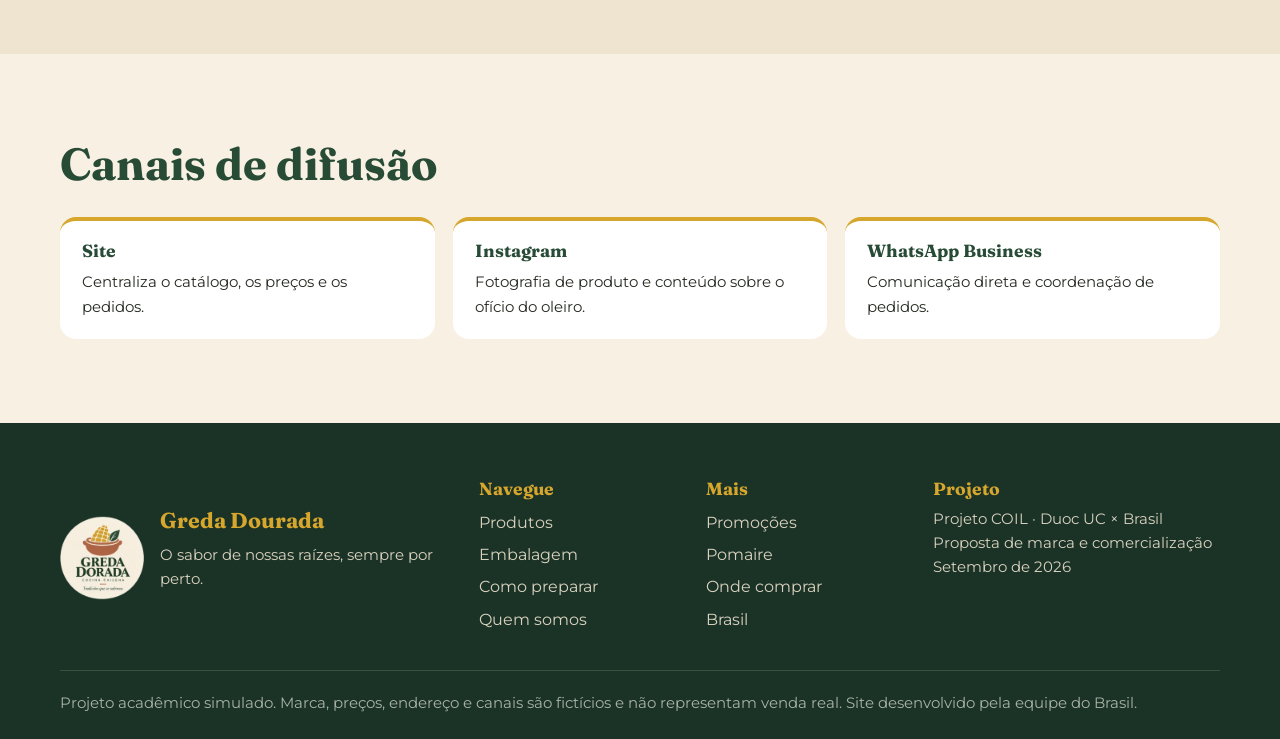
<file: promocoes.html>
<!DOCTYPE html>
<!--
  Promoções: cinco promoções, calendário de lançamento e canais de divulgação.
  O menu, o topo e o rodapé se repetem nas 9 páginas: se mudar um deles, mude em todas.
  Textos: escritos em português aqui; as versões em inglês e espanhol ficam em js/i18n.js.
  Cores e estilos: css/style.css. Comportamento (idioma, tema, preços): js/script.js.
-->
<html lang="pt-BR">
  <head>
    <meta charset="utf-8">
    <meta name="viewport" content="width=device-width, initial-scale=1">
    <meta name="description" content="Promoções e calendário de lançamento da Greda Dourada.">
    <meta name="theme-color" content="#284B36">
    <title>Promoções | Greda Dourada</title>
    <link rel="icon" href="img/favicon.svg" type="image/svg+xml">
    <link rel="preconnect" href="https://fonts.googleapis.com">
    <link rel="preconnect" href="https://fonts.gstatic.com" crossorigin>
    <!-- Fontes do Google: Fraunces (títulos) e Montserrat (textos). Sem internet, o site usa Georgia e Arial -->
    <link href="https://fonts.googleapis.com/css2?family=Fraunces:ital,opsz,wght@0,9..144,600;0,9..144,700;1,9..144,600&family=Montserrat:wght@400;500;600;700&display=swap" rel="stylesheet">
    <!-- Aplica o tema salvo (claro/noturno) antes de a página aparecer, para não piscar -->
    <script>try{var t=localStorage.getItem("theme")||(matchMedia("(prefers-color-scheme:dark)").matches?"dark":"light");document.documentElement.dataset.theme=t}catch(e){}</script>
    <!-- Estilos do site -->
    <link rel="stylesheet" href="css/style.css">
  </head>
  <body>
    <!-- Topo fixo: faixa verde (aviso, idioma e tema) + cabeçalho com o menu -->
    <div class="top">
      <!-- Faixa verde: aviso do projeto simulado e botões de idioma e tema -->
      <div class="topbar">
        <span>Projeto simulado do Projeto COIL (Duoc UC × Brasil). Preços e canais são fictícios.</span>
        <div class="tools">
          <!--
            Botões de idioma. Cada botão tem data-lang (pt, en ou es); a troca é
            feita em js/script.js
          -->
          <div class="lang" role="group" aria-label="Idioma">
            <button data-lang="pt">PT</button>
            <button data-lang="en">EN</button>
            <button data-lang="es">ES</button>
          </div>

          <!-- Botão do modo noturno (lua/sol). O ícone que aparece é escolhido pelo CSS -->
          <button class="theme" aria-label="Modo noturno" title="Modo noturno">
            <svg class="i-moon" viewBox="0 0 24 24" width="17" height="17" fill="currentColor">
              <path d="M21 12.8A9 9 0 1 1 11.2 3a7 7 0 0 0 9.8 9.8z"/>
            </svg>
            <svg class="i-sun" viewBox="0 0 24 24" width="17" height="17" fill="none" stroke="currentColor" stroke-width="2" stroke-linecap="round">
              <circle cx="12" cy="12" r="4"/>
              <path d="M12 2v2M12 20v2M4.9 4.9l1.4 1.4M17.7 17.7l1.4 1.4M2 12h2M20 12h2M4.9 19.1l1.4-1.4M17.7 6.3l1.4-1.4"/>
            </svg>
          </button>
        </div>
      </div>

      <!-- Cabeçalho: logo e menu de navegação -->
      <header class="header">
        <div class="wrap header-in">
          <a href="index.html" class="brand">
            <img src="img/logo.png" alt="Greda Dourada" width="56" height="56">
            <span>Greda Dourada</span>
          </a>
          <button class="burger" aria-label="Abrir menu" aria-expanded="false">
            <span></span>
            <span></span>
            <span></span>
          </button>

          <!--
            Menu principal. A página atual leva aria-current="page" (o CSS
            destaca). Ao criar uma página nova, adicione o link aqui em TODAS as
            páginas
          -->
          <nav class="nav" id="nav">
            <a href="produtos.html">Produtos</a>
            <a href="embalagem.html">Embalagem</a>
            <a href="preparo.html">Como preparar</a>
            <a href="sobre.html">Quem somos</a>
            <a href="promocoes.html" aria-current="page">Promoções</a>
            <a href="pomaire.html">Pomaire</a>
            <a href="comprar.html">Onde comprar</a>
            <a href="brasil.html">Brasil</a>
          </nav>
        </div>
      </header>
    </div>

    <!-- Conteúdo principal da página -->
    <main>
      <!-- Banner de abertura: título, resumo e foto em arco -->
      <section class="phero">
        <div class="wrap hero-in">
          <div class="hero-text">
            <p class="kicker">
              <a href="index.html">Início</a>
              <span>/</span>
              <span>Promoções</span>
            </p>
            <h1>Promoções e lançamento</h1>
            <p class="lead">
              Descontos pensados para provar, voltar e indicar, em um calendário de
              três meses.
            </p>
          </div>
          <div class="hero-img">
            <img src="img/familiar.jpg" alt="Formato familiar do pastel de choclo">
          </div>
        </div>
      </section>

      <!-- Seção: Como se dá a conhecer -->
      <section class="sec">
        <div class="wrap">
          <div class="sec-head">
            <h2>Como se dá a conhecer</h2>
            <p>Cinco promoções, cada uma com um objetivo claro.</p>
          </div>

          <!-- Cartões das promoções (as classes p1 a p5 definem a cor de cada um) -->
          <div class="promos">
            <article class="promo p1">
              <h3>Lançamento</h3>
              <p>15% de desconto no primeiro pedido pelo site ou WhatsApp, nas primeiras duas semanas.</p>
              <p class="obj"><b>Objetivo:</b> primeira compra e avaliações iniciais.</p>
            </article>
            <article class="promo p2">
              <h3>Prove as três variedades</h3>
              <p>Combo com as três variedades individuais, pelo preço de duas.</p>
              <p class="obj"><b>Objetivo:</b> dar a conhecer todo o catálogo.</p>
            </article>
            <article class="promo p3">
              <h3>Retorno da embalagem</h3>
              <p>Desconto fixo no próximo pedido ao devolver a paila ou a travessa.</p>
              <p class="obj"><b>Objetivo:</b> incentivar o retorno de recipientes.</p>
            </article>
            <article class="promo p4">
              <h3>Fim de semana em Pomaire</h3>
              <p>Degustação gratuita na feira artesanal aos fins de semana.</p>
              <p class="obj"><b>Objetivo:</b> captar visitantes e turistas de passagem.</p>
            </article>
            <article class="promo p5">
              <h3>Indicações</h3>
              <p>Desconto para quem indica e para quem compra pela primeira vez.</p>
              <p class="obj"><b>Objetivo:</b> crescimento boca a boca de baixo custo.</p>
            </article>
          </div>
        </div>
      </section>

      <!-- Seção: Calendário de lançamento (fundo bege mais escuro) -->
      <section class="sec sec-cream2">
        <div class="wrap">
          <div class="sec-head">
            <h2>Calendário de lançamento</h2>
          </div>

          <!-- Linha do tempo do lançamento -->
          <ol class="timeline">
            <li><b>Semanas 1 e 2</b>Pré-venda e anúncio nas redes</li>
            <li><b>Semanas 3 e 4</b>Desconto de lançamento ativo</li>
            <li><b>Mês 2</b>Combo prove as três variedades</li>
            <li><b>Mês 3</b>Programa de retorno e indicações</li>
            <li><b>Sazonal</b>Degustações na feira de Pomaire</li>
          </ol>
        </div>
      </section>

      <!-- Seção: Canais de difusão -->
      <section class="sec">
        <div class="wrap">
          <div class="sec-head">
            <h2>Canais de difusão</h2>
          </div>

          <!-- Grade de cartões de texto (título + descrição) -->
          <div class="values v3">
            <div>
              <h4>Site</h4>
              <p>Centraliza o catálogo, os preços e os pedidos.</p>
            </div>
            <div>
              <h4>Instagram</h4>
              <p>Fotografia de produto e conteúdo sobre o ofício do oleiro.</p>
            </div>
            <div>
              <h4>WhatsApp Business</h4>
              <p>Comunicação direta e coordenação de pedidos.</p>
            </div>
          </div>
        </div>
      </section>
    </main>

    <!-- Rodapé: marca, links e dados do projeto -->
    <footer class="footer">
      <div class="wrap foot-in">
        <div class="foot-brand">
          <img src="img/logo.png" alt="" width="84" height="84">
          <div>
            <h3>Greda Dourada</h3>
            <p>O sabor de nossas raízes, sempre por perto.</p>
          </div>
        </div>
        <div>
          <h4>Navegue</h4>
          <a href="produtos.html">Produtos</a>
          <a href="embalagem.html">Embalagem</a>
          <a href="preparo.html">Como preparar</a>
          <a href="sobre.html">Quem somos</a>
        </div>
        <div>
          <h4>Mais</h4>
          <a href="promocoes.html">Promoções</a>
          <a href="pomaire.html">Pomaire</a>
          <a href="comprar.html">Onde comprar</a>
          <a href="brasil.html">Brasil</a>
        </div>
        <div>
          <h4>Projeto</h4>
          <p>Projeto COIL · Duoc UC × Brasil<br>Proposta de marca e comercialização<br>Setembro de 2026</p>
        </div>
      </div>

      <!-- Aviso de projeto acadêmico simulado -->
      <p class="legal">
        Projeto acadêmico simulado. Marca, preços, endereço e canais são fictícios e não
        representam venda real. Site desenvolvido pela equipe do Brasil.
      </p>
    </footer>

    <!-- Scripts: primeiro as traduções (i18n.js), depois a lógica do site (script.js). Mantenha esta ordem -->
    <script src="js/i18n.js"></script>
    <script src="js/script.js"></script>
  </body>
</html>
</file>
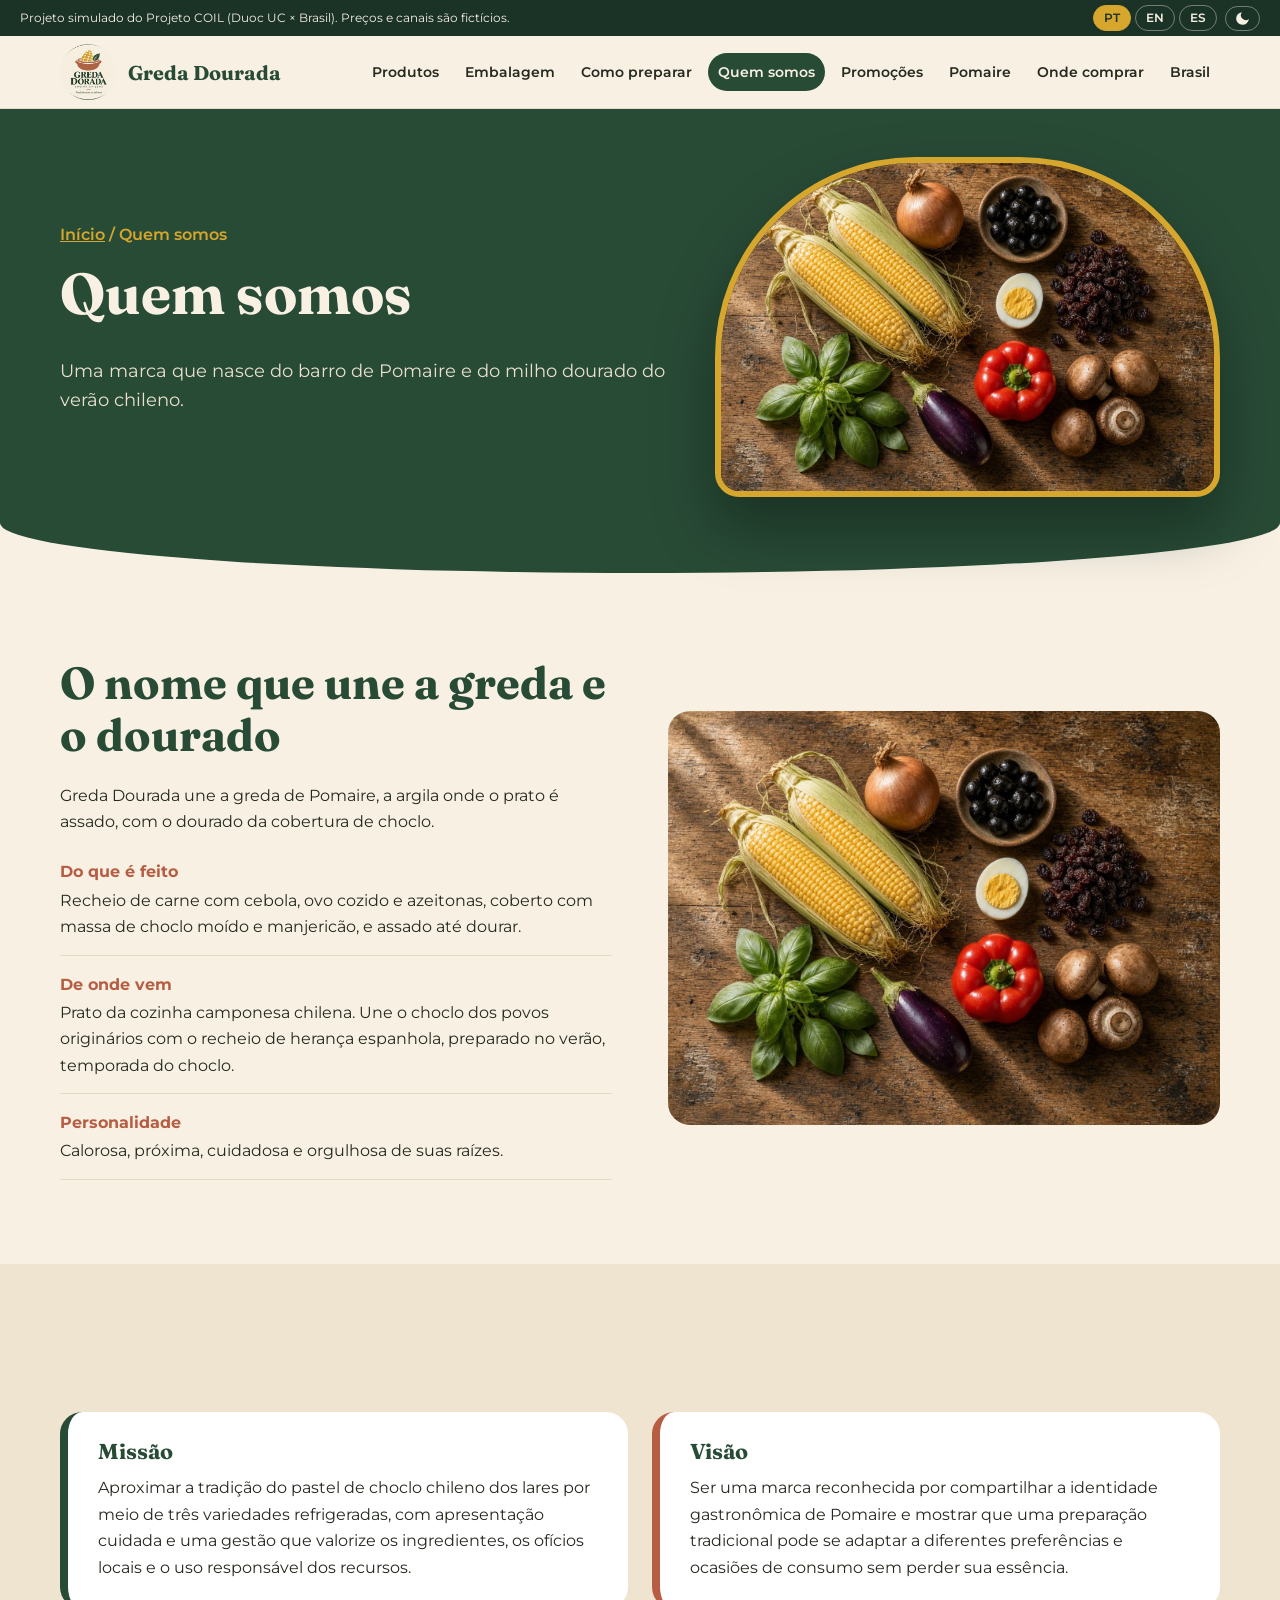
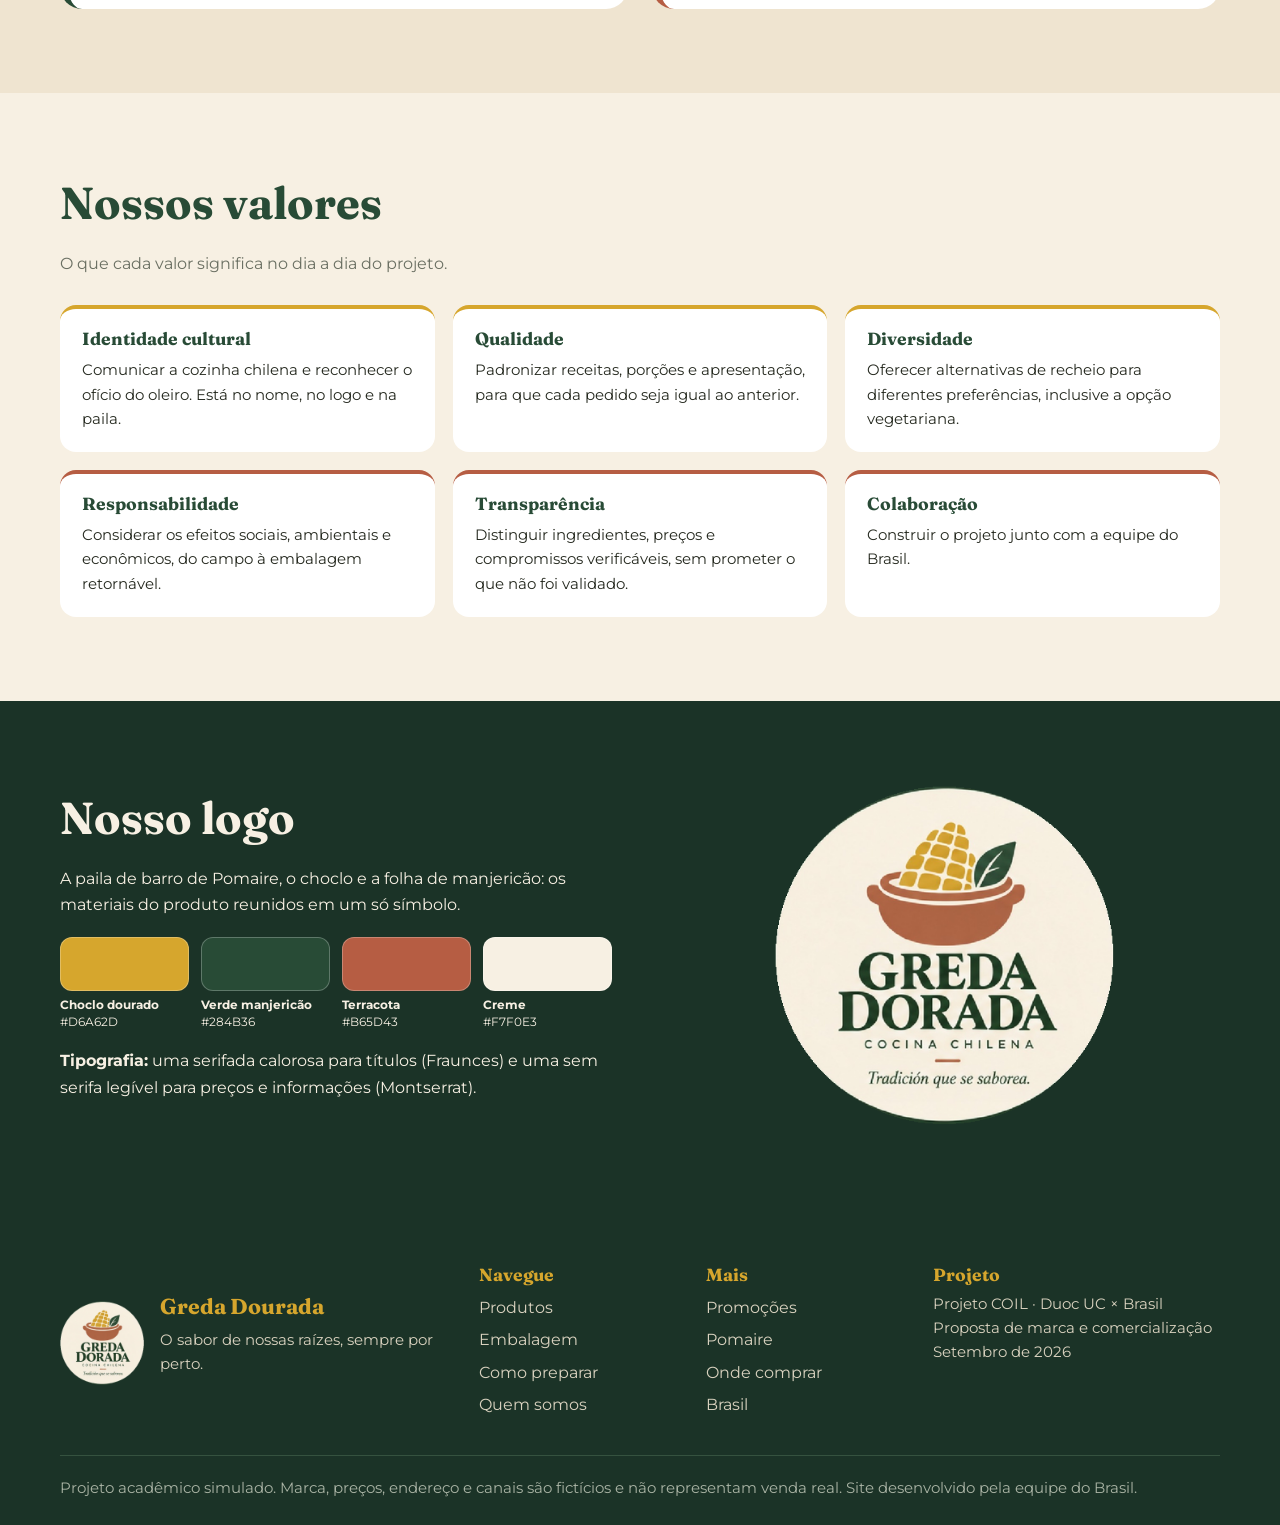
<file: sobre.html>
<!DOCTYPE html>
<!--
  Quem somos: nome, missão, visão, valores e identidade visual (logo e cores).
  O menu, o topo e o rodapé se repetem nas 9 páginas: se mudar um deles, mude em todas.
  Textos: escritos em português aqui; as versões em inglês e espanhol ficam em js/i18n.js.
  Cores e estilos: css/style.css. Comportamento (idioma, tema, preços): js/script.js.
-->
<html lang="pt-BR">
  <head>
    <meta charset="utf-8">
    <meta name="viewport" content="width=device-width, initial-scale=1">
    <meta name="description" content="Quem é a Greda Dourada: nome, missão, visão, valores e identidade visual.">
    <meta name="theme-color" content="#284B36">
    <title>Quem somos | Greda Dourada</title>
    <link rel="icon" href="img/favicon.svg" type="image/svg+xml">
    <link rel="preconnect" href="https://fonts.googleapis.com">
    <link rel="preconnect" href="https://fonts.gstatic.com" crossorigin>
    <!-- Fontes do Google: Fraunces (títulos) e Montserrat (textos). Sem internet, o site usa Georgia e Arial -->
    <link href="https://fonts.googleapis.com/css2?family=Fraunces:ital,opsz,wght@0,9..144,600;0,9..144,700;1,9..144,600&family=Montserrat:wght@400;500;600;700&display=swap" rel="stylesheet">
    <!-- Aplica o tema salvo (claro/noturno) antes de a página aparecer, para não piscar -->
    <script>try{var t=localStorage.getItem("theme")||(matchMedia("(prefers-color-scheme:dark)").matches?"dark":"light");document.documentElement.dataset.theme=t}catch(e){}</script>
    <!-- Estilos do site -->
    <link rel="stylesheet" href="css/style.css">
  </head>
  <body>
    <!-- Topo fixo: faixa verde (aviso, idioma e tema) + cabeçalho com o menu -->
    <div class="top">
      <!-- Faixa verde: aviso do projeto simulado e botões de idioma e tema -->
      <div class="topbar">
        <span>Projeto simulado do Projeto COIL (Duoc UC × Brasil). Preços e canais são fictícios.</span>
        <div class="tools">
          <!--
            Botões de idioma. Cada botão tem data-lang (pt, en ou es); a troca é
            feita em js/script.js
          -->
          <div class="lang" role="group" aria-label="Idioma">
            <button data-lang="pt">PT</button>
            <button data-lang="en">EN</button>
            <button data-lang="es">ES</button>
          </div>

          <!-- Botão do modo noturno (lua/sol). O ícone que aparece é escolhido pelo CSS -->
          <button class="theme" aria-label="Modo noturno" title="Modo noturno">
            <svg class="i-moon" viewBox="0 0 24 24" width="17" height="17" fill="currentColor">
              <path d="M21 12.8A9 9 0 1 1 11.2 3a7 7 0 0 0 9.8 9.8z"/>
            </svg>
            <svg class="i-sun" viewBox="0 0 24 24" width="17" height="17" fill="none" stroke="currentColor" stroke-width="2" stroke-linecap="round">
              <circle cx="12" cy="12" r="4"/>
              <path d="M12 2v2M12 20v2M4.9 4.9l1.4 1.4M17.7 17.7l1.4 1.4M2 12h2M20 12h2M4.9 19.1l1.4-1.4M17.7 6.3l1.4-1.4"/>
            </svg>
          </button>
        </div>
      </div>

      <!-- Cabeçalho: logo e menu de navegação -->
      <header class="header">
        <div class="wrap header-in">
          <a href="index.html" class="brand">
            <img src="img/logo.png" alt="Greda Dourada" width="56" height="56">
            <span>Greda Dourada</span>
          </a>
          <button class="burger" aria-label="Abrir menu" aria-expanded="false">
            <span></span>
            <span></span>
            <span></span>
          </button>

          <!--
            Menu principal. A página atual leva aria-current="page" (o CSS
            destaca). Ao criar uma página nova, adicione o link aqui em TODAS as
            páginas
          -->
          <nav class="nav" id="nav">
            <a href="produtos.html">Produtos</a>
            <a href="embalagem.html">Embalagem</a>
            <a href="preparo.html">Como preparar</a>
            <a href="sobre.html" aria-current="page">Quem somos</a>
            <a href="promocoes.html">Promoções</a>
            <a href="pomaire.html">Pomaire</a>
            <a href="comprar.html">Onde comprar</a>
            <a href="brasil.html">Brasil</a>
          </nav>
        </div>
      </header>
    </div>

    <!-- Conteúdo principal da página -->
    <main>
      <!-- Banner de abertura: título, resumo e foto em arco -->
      <section class="phero">
        <div class="wrap hero-in">
          <div class="hero-text">
            <p class="kicker">
              <a href="index.html">Início</a>
              <span>/</span>
              <span>Quem somos</span>
            </p>
            <h1>Quem somos</h1>
            <p class="lead">Uma marca que nasce do barro de Pomaire e do milho dourado do verão chileno.</p>
          </div>
          <div class="hero-img">
            <img src="img/ingredientes.jpg" alt="Ingredientes da receita">
          </div>
        </div>
      </section>

      <!-- Seção: O nome que une a greda e o dourado -->
      <section class="sec">
        <div class="wrap">
          <div class="split">
            <div>
              <h2>O nome que une a greda e o dourado</h2>
              <p>
                Greda Dourada une a greda de Pomaire, a argila onde o prato é
                assado, com o dourado da cobertura de choclo.
              </p>

              <!-- Lista de títulos e textos (dt = título, dd = texto) -->
              <dl class="facts">
                <dt>Do que é feito</dt>
                <dd>
                  Recheio de carne com cebola, ovo cozido e azeitonas, coberto com
                  massa de choclo moído e manjericão, e assado até dourar.
                </dd>
                <dt>De onde vem</dt>
                <dd>
                  Prato da cozinha camponesa chilena. Une o choclo dos povos
                  originários com o recheio de herança espanhola, preparado no
                  verão, temporada do choclo.
                </dd>
                <dt>Personalidade</dt>
                <dd>Calorosa, próxima, cuidadosa e orgulhosa de suas raízes.</dd>
              </dl>
            </div>
            <img class="round" src="img/ingredientes.jpg" alt="Choclo, cebola, manjericão e outros ingredientes" loading="lazy">
          </div>
        </div>
      </section>

      <!-- Seção: Missão (fundo bege mais escuro) -->
      <section class="sec sec-cream2">
        <div class="wrap">
          <!-- Missão e visão lado a lado -->
          <div class="mv">
            <div class="box b-green">
              <h3>Missão</h3>
              <p>
                Aproximar a tradição do pastel de choclo chileno dos lares por meio
                de três variedades refrigeradas, com apresentação cuidada e uma
                gestão que valorize os ingredientes, os ofícios locais e o uso
                responsável dos recursos.
              </p>
            </div>
            <div class="box b-terra">
              <h3>Visão</h3>
              <p>
                Ser uma marca reconhecida por compartilhar a identidade gastronômica
                de Pomaire e mostrar que uma preparação tradicional pode se adaptar
                a diferentes preferências e ocasiões de consumo sem perder sua
                essência.
              </p>
            </div>
          </div>
        </div>
      </section>

      <!-- Seção: Nossos valores -->
      <section class="sec">
        <div class="wrap">
          <div class="sec-head">
            <h2>Nossos valores</h2>
            <p>O que cada valor significa no dia a dia do projeto.</p>
          </div>

          <!-- Grade de cartões de texto (título + descrição) -->
          <div class="values">
            <div>
              <h4>Identidade cultural</h4>
              <p>
                Comunicar a cozinha chilena e reconhecer o ofício do oleiro. Está no
                nome, no logo e na paila.
              </p>
            </div>
            <div>
              <h4>Qualidade</h4>
              <p>Padronizar receitas, porções e apresentação, para que cada pedido seja igual ao anterior.</p>
            </div>
            <div>
              <h4>Diversidade</h4>
              <p>
                Oferecer alternativas de recheio para diferentes preferências,
                inclusive a opção vegetariana.
              </p>
            </div>
            <div>
              <h4>Responsabilidade</h4>
              <p>Considerar os efeitos sociais, ambientais e econômicos, do campo à embalagem retornável.</p>
            </div>
            <div>
              <h4>Transparência</h4>
              <p>
                Distinguir ingredientes, preços e compromissos verificáveis, sem
                prometer o que não foi validado.
              </p>
            </div>
            <div>
              <h4>Colaboração</h4>
              <p>Construir o projeto junto com a equipe do Brasil.</p>
            </div>
          </div>
        </div>
      </section>

      <!-- Seção: Nosso logo (fundo verde escuro) -->
      <section class="sec sec-dark">
        <div class="wrap">
          <div class="split">
            <div>
              <h2>Nosso logo</h2>
              <p>
                A paila de barro de Pomaire, o choclo e a folha de manjericão: os
                materiais do produto reunidos em um só símbolo.
              </p>

              <!-- Paleta de cores da marca: amostra, nome e código hexadecimal -->
              <div class="swatches">
                <div>
                  <i style="background:#D6A62D"></i>
                  <b>Choclo dourado</b>
                  <span>#D6A62D</span>
                </div>
                <div>
                  <i style="background:#284B36"></i>
                  <b>Verde manjericão</b>
                  <span>#284B36</span>
                </div>
                <div>
                  <i style="background:#B65D43"></i>
                  <b>Terracota</b>
                  <span>#B65D43</span>
                </div>
                <div>
                  <i style="background:#F7F0E3"></i>
                  <b>Creme</b>
                  <span>#F7F0E3</span>
                </div>
              </div>
              <p>
                <b>Tipografia:</b> uma serifada calorosa para títulos (Fraunces) e
                uma sem serifa legível para preços e informações (Montserrat).
              </p>
            </div>
            <img class="round" src="img/logo.png" alt="Logo da Greda Dourada" loading="lazy">
          </div>
        </div>
      </section>
    </main>

    <!-- Rodapé: marca, links e dados do projeto -->
    <footer class="footer">
      <div class="wrap foot-in">
        <div class="foot-brand">
          <img src="img/logo.png" alt="" width="84" height="84">
          <div>
            <h3>Greda Dourada</h3>
            <p>O sabor de nossas raízes, sempre por perto.</p>
          </div>
        </div>
        <div>
          <h4>Navegue</h4>
          <a href="produtos.html">Produtos</a>
          <a href="embalagem.html">Embalagem</a>
          <a href="preparo.html">Como preparar</a>
          <a href="sobre.html">Quem somos</a>
        </div>
        <div>
          <h4>Mais</h4>
          <a href="promocoes.html">Promoções</a>
          <a href="pomaire.html">Pomaire</a>
          <a href="comprar.html">Onde comprar</a>
          <a href="brasil.html">Brasil</a>
        </div>
        <div>
          <h4>Projeto</h4>
          <p>Projeto COIL · Duoc UC × Brasil<br>Proposta de marca e comercialização<br>Setembro de 2026</p>
        </div>
      </div>

      <!-- Aviso de projeto acadêmico simulado -->
      <p class="legal">
        Projeto acadêmico simulado. Marca, preços, endereço e canais são fictícios e não
        representam venda real. Site desenvolvido pela equipe do Brasil.
      </p>
    </footer>

    <!-- Scripts: primeiro as traduções (i18n.js), depois a lógica do site (script.js). Mantenha esta ordem -->
    <script src="js/i18n.js"></script>
    <script src="js/script.js"></script>
  </body>
</html>
</file>
<file: css/style.css>
/* Greda Dourada: folha de estilo única do site.
   Dica: para trocar as cores da marca, edite as variáveis da seção "VARIÁVEIS DE COR" logo abaixo.
   As regras para celular e tablet (media queries) ficam juntas no fim do arquivo. */

/* ==================================================================
   VARIÁVEIS DE COR: paleta da apresentação (modo claro e modo noturno)
   ================================================================== */
:root {  /* modo claro (padrão) */
  --gold: #D6A62D;  /* dourado do choclo */
  --green: #284B36;  /* verde manjericão (fundo do banner, botão ativo) */
  --green-d: #1B3327;  /* verde escuro (faixa do topo, rodapé) */
  --terra: #B65D43;  /* terracota */
  --cream: #F7F0E3;  /* creme (texto claro sobre fundos verdes) */
  --ink: #25291f;  /* cor do texto */
  --muted: #6a6f62;  /* texto secundário */
  --r: 22px;  /* arredondamento padrão dos cartões */
  --bg: #F7F0E3;  /* fundo da página */
  --bg2: #EFE4D0;  /* fundo alternativo (seções bege escuro, tabelas) */
  --card: #fff;  /* fundo dos cartões */
  --h: #284B36;  /* cor dos títulos */
  --hdr: rgba(247, 240, 227, .95);  /* fundo do cabeçalho (translúcido) */
  --line: #e3d8c4;  /* cor das linhas e divisórias */
}

/* Modo noturno: valem quando o <html> tem data-theme="dark" (o JavaScript troca) */
[data-theme=dark] {
  --bg: #111a14;  /* fundo da página */
  --bg2: #17231c;  /* fundo alternativo (seções bege escuro, tabelas) */
  --ink: #ece6d6;  /* cor do texto */
  --muted: #a7b1a2;  /* texto secundário */
  --card: #1d2b23;  /* fundo dos cartões */
  --h: #e2b94f;  /* cor dos títulos */
  --hdr: rgba(17, 26, 20, .95);  /* fundo do cabeçalho (translúcido) */
  --line: #2c3f33;  /* cor das linhas e divisórias */
  color-scheme: dark;
}

/* ==================================================================
   BASE: reset, tipografia e elementos comuns
   ================================================================== */
* {
  box-sizing: border-box;
}

html {
  scroll-behavior: smooth;
  scroll-padding-top: 130px;
  background: var(--bg);
}

body {
  margin: 0;
  background: var(--bg);
  color: var(--ink);
  font: 400 16px/1.65 Montserrat, Arial, sans-serif;
}

body::after {
  content: '';
  position: fixed;
  z-index: 100;
  top: 0;
  left: 0;
  width: 0;
  height: 3px;
  background: var(--gold);
  pointer-events: none;
  transition: width .24s ease-out;
}

body.page-leaving::after {
  width: 100%;
}

img {
  max-width: 100%;
  display: block;
}

a {
  color: inherit;
  text-decoration: none;
}

h1,
h2,
h3,
h4 {
  font-family: Fraunces, Georgia, serif;
  line-height: 1.15;
  margin: 0 0 .5em;
  color: var(--h);
}

h1 {
  font-size: clamp(2.6rem, 6vw, 4.6rem);
}

h2 {
  font-size: clamp(1.9rem, 3.6vw, 2.8rem);
}

h3 {
  font-size: 1.35rem;
}

h4 {
  font-size: 1.1rem;
}

p {
  margin: 0 0 1em;
}

/* Largura máxima do conteúdo (1160px), centralizado na tela */
.wrap {
  width: min(1160px, calc(100% - 40px));
  margin: auto;
}

:focus-visible {
  outline: 3px solid var(--gold);
  outline-offset: 3px;
}

/* ==================================================================
   FAIXA VERDE DO TOPO: aviso do projeto, botões de idioma (PT/EN/ES) e botão de tema
   ================================================================== */
.topbar {
  background: var(--green-d);
  color: var(--cream);
  text-align: left;
  font-size: .78rem;
  padding: 5px 20px;
  display: flex;
  justify-content: space-between;
  align-items: center;
  gap: 14px;
}

/* Mantém a faixa verde e o cabeçalho fixos no topo enquanto a página rola */
.top {
  position: sticky;
  top: 0;
  z-index: 20;
}

.tools {
  display: flex;
  gap: 8px;
  align-items: center;
  flex: none;
}

.lang {
  display: flex;
  gap: 4px;
}

.lang button,
.theme {
  background: transparent;
  border: 1px solid rgba(247, 240, 227, .4);
  color: var(--cream);
  padding: 2px 10px;
  border-radius: 99px;
  font: 600 .74rem Montserrat, Arial, sans-serif;
  cursor: pointer;
  line-height: 1.7;
}

.theme {
  padding: 3px 8px;
  display: grid;
  place-items: center;
}

.lang button:hover,
.theme:hover {
  background: rgba(255, 255, 255, .14);
}

/* Idioma ativo (o JavaScript marca aria-pressed="true") */
.lang button[aria-pressed=true] {
  background: var(--gold);
  border-color: var(--gold);
  color: var(--green-d);
}

/* Ícones do botão de tema: lua no modo claro, sol no modo noturno */
.theme .i-sun,
[data-theme=dark] .theme .i-moon {
  display: none;
}

[data-theme=dark] .theme .i-sun {
  display: block;
}

/* ==================================================================
   CABEÇALHO E MENU DE NAVEGAÇÃO
   ================================================================== */
.header {
  position: static;
  top: 0;
  z-index: 20;
  background: var(--hdr);
  backdrop-filter: blur(10px);
  border-bottom: 1px solid var(--line);
}

.header-in {
  display: flex;
  align-items: center;
  justify-content: space-between;
  padding: 8px 0;
}

.brand {
  display: flex;
  align-items: center;
  gap: 12px;
  font: 700 1.25rem Fraunces, Georgia, serif;
  color: var(--h);
}

.nav {
  display: flex;
  align-items: center;
  gap: 6px;
}

.nav a:not(.btn) {
  padding: 8px 10px;
  border-radius: 99px;
  font-weight: 600;
  font-size: .86rem;
}

.nav a:not(.btn):hover {
  background: var(--bg2);
}

/* Link da página atual (marcado no HTML com aria-current="page") */
.nav a[aria-current] {
  background: var(--green);
  color: var(--cream);
}

/* Botão do menu no celular (escondido no computador, aparece na media query de 720px) */
.burger {
  display: none;
  background: none;
  border: 0;
  padding: 10px;
  cursor: pointer;
}

.burger span {
  display: block;
  width: 26px;
  height: 3px;
  background: var(--h);
  margin: 5px 0;
  border-radius: 2px;
}

/* ==================================================================
   BOTÕES
   ================================================================== */
/* Botão base. As cores vêm das classes extras (ex.: btn-gold) */
.btn {
  display: inline-block;
  padding: 13px 26px;
  border-radius: 99px;
  font-weight: 700;
  font-size: .95rem;
  transition: transform .15s, background .15s;
}

.btn:hover {
  transform: translateY(-2px);
}

.btn-gold {
  background: var(--gold);
  color: var(--green-d);
}

/* ==================================================================
   BANNER DE ABERTURA DE CADA PÁGINA (título, resumo e foto em arco)
   ================================================================== */
.hero-in {
  display: grid;
  grid-template-columns: 1.05fr 1fr;
  gap: 48px;
  align-items: center;
}

.kicker {
  color: var(--gold);
  font-weight: 600;
  margin-bottom: .8em;
}

.lead {
  font-size: 1.1rem;
  max-width: 56ch;
}

/* Foto em arco: cantos de cima bem arredondados e borda dourada */
.hero-img img {
  border-radius: 260px 260px 28px 28px;
  border: 8px solid var(--gold);
  aspect-ratio: 4/5;
  object-fit: cover;
  width: 100%;
  box-shadow: 0 30px 60px rgba(0, 0, 0, .35);
}

.phero {
  background: var(--green);
  color: var(--cream);
  border-radius: 0 0 50% 50%/0 0 50px 50px;
  padding: 48px 0 76px;
}

.phero h1 {
  color: var(--cream);
  font-size: clamp(2.2rem, 5vw, 3.6rem);
}

.phero .lead {
  color: #e9e1cf;
}

.phero .kicker a {
  text-decoration: underline;
}

.phero .hero-in {
  grid-template-columns: 1.2fr 1fr;
}

.phero .hero-img img {
  aspect-ratio: 4/3;
  border-radius: 200px 200px 24px 24px;
  border-width: 6px;
  max-height: 340px;
}

.phero .hero-img-packaging,
.phero .hero-img-tradicional {
  border: 6px solid var(--gold);
  overflow: hidden;
  box-shadow: 0 30px 60px rgba(0, 0, 0, .35);
}

.phero .hero-img-packaging {
  aspect-ratio: 20/9;
  border-radius: 48px 48px 24px 24px;
}

.phero .hero-img-tradicional {
  aspect-ratio: 4/3;
  border-radius: 200px 200px 24px 24px;
}

.phero .hero-img-packaging img,
.phero .hero-img-tradicional img {
  aspect-ratio: auto;
  width: 100%;
  height: 100%;
  border: 0;
  border-radius: 0;
  box-shadow: none;
  object-fit: cover;
  object-position: center;
  transform: scale(1.025, 1.08);
  transform-origin: center center;
}

/* ==================================================================
   SEÇÕES GENÉRICAS: espaçamento, fundos coloridos, cabeçalho de seção e blocos em duas colunas
   ================================================================== */
.sec {
  padding: 84px 0;
}

.sec-green {
  background: var(--green);
  color: var(--cream);
}

.sec-green h2,
.sec-green h3 {
  color: var(--cream);
}

.sec-green .lead {
  color: #e9e1cf;
}

.sec-cream2 {
  background: var(--bg2);
}

.sec-dark {
  background: var(--green-d);
  color: var(--cream);
}

.sec-dark h2,
.sec-dark h3,
.sec-dark h4 {
  color: var(--cream);
}

.sec-dark .lead {
  color: #e0d9c6;
}

.sec-head {
  max-width: 680px;
  margin-bottom: 28px;
}

.sec-head p {
  color: var(--muted);
}

.split {
  display: grid;
  grid-template-columns: 1fr 1fr;
  gap: 56px;
  align-items: center;
}

.round {
  border-radius: var(--r);
  width: 100%;
  aspect-ratio: 4/3;
  object-fit: cover;
}

/* ==================================================================
   PÁGINA INICIAL: atalhos para as páginas e faixa de chamada
   ================================================================== */
.tiles {
  display: grid;
  grid-template-columns: repeat(4, 1fr);
  gap: 18px;
}

.tile {
  background: var(--card);
  border-radius: var(--r);
  overflow: hidden;
  box-shadow: 0 10px 26px rgba(40, 75, 54, .10);
  transition: transform .2s;
}

.tile:hover {
  transform: translateY(-5px);
}

.tile img {
  aspect-ratio: 3/2;
  object-fit: cover;
  width: 100%;
}

.tile div {
  padding: 16px 18px 20px;
}

.tile h3 {
  font-size: 1.15rem;
  margin-bottom: .3em;
}

.tile p {
  margin: 0;
  font-size: .88rem;
  color: var(--muted);
}

.cta-band {
  display: flex;
  justify-content: space-between;
  align-items: center;
  gap: 20px;
  flex-wrap: wrap;
  background: var(--terra);
  border-radius: var(--r);
  padding: 26px 32px;
  margin-top: 40px;
}

.cta-band h3 {
  color: var(--cream);
  margin: 0;
  max-width: 34ch;
}

.sec-green .cta-band,
.sec-cream2 .cta-band {
  background: var(--green-d);
}

/* ==================================================================
   PRODUTOS: alternador de formato, cartões das variedades e preços
   ================================================================== */
.toggle {
  display: inline-flex;
  background: var(--card);
  border-radius: 99px;
  padding: 5px;
  margin-bottom: 26px;
  box-shadow: 0 2px 10px rgba(0, 0, 0, .08);
}

.toggle button {
  border: 0;
  background: none;
  padding: 10px 22px;
  border-radius: 99px;
  font: 600 .92rem Montserrat, sans-serif;
  cursor: pointer;
  color: var(--ink);
}

/* Botão ativo (o JavaScript troca a classe "on") */
.toggle button.on {
  background: var(--green);
  color: var(--cream);
}

/* Grade de 3 colunas; nas telas menores vira 2 e 1 coluna (veja as media queries no fim) */
.cards {
  display: grid;
  grid-template-columns: repeat(3, 1fr);
  gap: 24px;
}

/* Cartão de variedade. A cor da borda de cima vem da variável --c (c-gold, c-terra, c-green) */
.card {
  background: var(--card);
  border-radius: var(--r);
  overflow: hidden;
  border-top: 8px solid var(--c);
  box-shadow: 0 14px 34px rgba(40, 75, 54, .10);
  transition: transform .2s;
}

.card:hover {
  transform: translateY(-6px);
}

.c-gold {
  --c: var(--gold);
}

.c-terra {
  --c: var(--terra);
}

.c-green {
  --c: var(--green);
}

.card img {
  aspect-ratio: 4/3;
  object-fit: cover;
  width: 100%;
}

.card-photo {
  aspect-ratio: 4/3;
  overflow: hidden;
}

.card-photo img {
  height: 100%;
  object-fit: cover;
}

.card-photo-tradicional img {
  transform: scale(1.025, 1.12);
}

.card-photo-horta img {
  object-position: center 52%;
  transform: scale(1.025, 1.06);
}

.card-b {
  padding: 22px 24px 26px;
}

.price {
  display: flex;
  align-items: baseline;
  gap: 10px;
  flex-wrap: wrap;
  margin: 14px 0 4px;
}

.price strong {
  font: 700 1.7rem Fraunces, Georgia, serif;
  color: var(--terra);
}

.price small {
  color: var(--muted);
}

.meta {
  font-size: .84rem;
  color: var(--muted);
  margin: 0;
}

.note {
  font-size: .84rem;
  color: var(--muted);
  margin-top: 18px;
}

/* ==================================================================
   QUEM SOMOS: fatos, missão e visão, valores e identidade visual (logo e cores)
   ================================================================== */
.facts {
  margin: 24px 0 0;
}

.facts dt {
  font-weight: 700;
  color: var(--terra);
  margin-top: 16px;
}

.facts dd {
  margin: 2px 0 0;
  padding-bottom: 14px;
  border-bottom: 1px solid var(--line);
}

.mv {
  display: grid;
  grid-template-columns: 1fr 1fr;
  gap: 24px;
  margin-top: 64px;
}

.box {
  background: var(--card);
  border-radius: var(--r);
  padding: 28px 30px;
  border-left: 8px solid var(--c);
}

.b-green {
  --c: var(--green);
}

.b-terra {
  --c: var(--terra);
}

.box p {
  margin: 0;
}

.values {
  display: grid;
  grid-template-columns: repeat(3, 1fr);
  gap: 18px;
}

.values div {
  background: var(--card);
  border-radius: 16px;
  padding: 20px 22px;
  border-top: 4px solid var(--gold);
}

/* A partir do 4º cartão, a borda de cima fica terracota */
.values div:nth-child(n+4) {
  border-color: var(--terra);
}

.values p {
  margin: 0;
  font-size: .93rem;
}

.values.v3 {
  grid-template-columns: repeat(3, 1fr);
}

/* Na seção escura, a imagem do logo aparece em círculo */
.sec-dark .round[src$="logo.png"] {
  aspect-ratio: 1;
  object-fit: contain;
  max-width: 340px;
  margin: auto;
  border-radius: 50%;
}

.swatches {
  display: grid;
  grid-template-columns: repeat(4, 1fr);
  gap: 12px;
  margin: 18px 0;
}

.swatches div {
  font-size: .78rem;
  line-height: 1.35;
}

.swatches i {
  display: block;
  height: 54px;
  border-radius: 12px;
  border: 1px solid rgba(255, 255, 255, .25);
  margin-bottom: 6px;
}

.swatches b,
.swatches span {
  display: block;
}

/* ==================================================================
   EMBALAGEM: foto larga, formatos e rótulos das variedades
   ================================================================== */
.wide {
  aspect-ratio: 20/9;
  border: 6px solid var(--gold);
  border-radius: var(--r);
  overflow: hidden;
  width: 100%;
  margin-bottom: 30px;
}

.wide img {
  width: 100%;
  height: 100%;
  object-fit: cover;
  transform: scale(1.025, 1.08);
}

.pack2 {
  display: grid;
  grid-template-columns: 1fr 1fr;
  gap: 20px;
}

.pack2 div {
  background: var(--card);
  border-radius: var(--r);
  padding: 26px 28px;
  border-top: 6px solid var(--gold);
}

.pack2 div:last-child {
  border-color: var(--green);
}

.pack2 p {
  margin: 0;
}

.rots {
  display: grid;
  grid-template-columns: repeat(3, 1fr);
  gap: 22px;
}

/* Rótulo de variedade. A cor da borda vem da variável --c (r-gold, r-terra, r-green) */
.rot {
  background: var(--card);
  border-radius: 18px;
  overflow: hidden;
  border: 2px solid var(--c);
  box-shadow: 0 10px 26px rgba(40, 75, 54, .10);
}

.r-gold {
  --c: var(--gold);
}

.r-terra {
  --c: var(--terra);
}

.r-green {
  --c: var(--green);
}

.rot-h {
  background: var(--c);
  padding: 12px 20px;
  color: var(--green-d);
  font-weight: 700;
  font-size: .8rem;
}

.r-terra .rot-h,
.r-green .rot-h {
  color: var(--cream);
}

.rot-b {
  padding: 20px 22px;
}

.rot-b p {
  margin: 0 0 .6em;
  font-size: .92rem;
}

.it {
  font-family: Fraunces, Georgia, serif;
  font-style: italic;
  color: var(--terra);
}

/* ==================================================================
   COMO PREPARAR: passo a passo numerado
   ================================================================== */
.stepsl {
  list-style: none;
  counter-reset: n;
  margin: 0;
  padding: 0;
  display: grid;
  gap: 14px;
}

.stepsl li {
  counter-increment: n;
  position: relative;
  background: var(--card);
  border-radius: 18px;
  padding: 18px 24px 18px 82px;
}

/* Número do passo: contador automático do CSS */
.stepsl li::before {
  content: counter(n);
  position: absolute;
  left: 22px;
  top: 50%;
  transform: translateY(-50%);
  width: 44px;
  height: 44px;
  border-radius: 50%;
  background: var(--gold);
  color: var(--green-d);
  font: 700 1.2rem Fraunces, Georgia, serif;
  display: grid;
  place-items: center;
}

.stepsl h3 {
  font-size: 1.1rem;
  margin: 0 0 .15em;
}

.stepsl p {
  margin: 0;
}

/* ==================================================================
   PROMOÇÕES: cartões e calendário de lançamento
   ================================================================== */
.promos {
  display: grid;
  grid-template-columns: repeat(3, 1fr);
  gap: 20px;
}

.promo {
  border-radius: var(--r);
  padding: 28px;
  color: var(--cream);
  background: var(--green);
  display: flex;
  flex-direction: column;
  gap: .4em;
}

.promo h3 {
  color: inherit;
}

.promo p {
  margin: 0;
}

.p1 {
  background: var(--terra);
  grid-row: span 2;
  display: flex;
  flex-direction: column;
  justify-content: flex-end;
  font-size: 1.1rem;
}

.p1 h3 {
  font-size: 2rem;
}

.p2 {
  background: var(--gold);
  color: var(--green-d);
}

.p3,
.p5 {
  background: var(--green);
}

.p4 {
  background: var(--green-d);
}

.timeline {
  list-style: none;
  margin: 0;
  padding: 0;
  display: grid;
  grid-template-columns: repeat(5, 1fr);
  gap: 0;
  counter-reset: s;
}

.timeline li {
  position: relative;
  padding: 34px 14px 0 0;
  font-size: .92rem;
}

/* Linha dourada da linha do tempo */
.timeline li::before {
  content: "";
  position: absolute;
  top: 10px;
  left: 0;
  right: 0;
  height: 3px;
  background: var(--gold);
}

.timeline li::after {
  content: "";
  position: absolute;
  top: 3px;
  left: 0;
  width: 17px;
  height: 17px;
  border-radius: 50%;
  background: var(--terra);
}

.timeline b {
  display: block;
  color: var(--h);
  font-family: Fraunces, Georgia, serif;
  font-size: 1.05rem;
}

.obj {
  font-size: .88rem;
  margin-top: .8em!important;
  opacity: .92;
}

/* ==================================================================
   POMAIRE: Economia 360
   ================================================================== */
.e360 {
  display: grid;
  grid-template-columns: repeat(3, 1fr);
  gap: 18px;
}

.e360 div {
  background: rgba(255, 255, 255, .07);
  border-radius: 16px;
  padding: 22px;
}

.e360 p {
  font-size: .92rem;
  color: #e0d9c6;
}

.e360 small {
  color: var(--gold);
  font-weight: 600;
}

/* ==================================================================
   ONDE COMPRAR: canais de venda e tabelas
   ================================================================== */
.channels {
  display: grid;
  grid-template-columns: repeat(4, 1fr);
  gap: 18px;
}

.ch {
  background: var(--card);
  border-radius: var(--r);
  padding: 24px;
  border-bottom: 6px solid var(--gold);
  transition: transform .2s;
}

.ch:nth-child(2) {
  border-color: var(--terra);
}

.ch:nth-child(3) {
  border-color: var(--green);
}

.ch p {
  margin: 0;
  font-size: .93rem;
}

.table-wrap {
  overflow-x: auto;
}

table {
  width: 100%;
  border-collapse: collapse;
  background: var(--card);
  border-radius: 16px;
  overflow: hidden;
  font-size: .92rem;
  min-width: 640px;
}

th {
  background: var(--bg2);
  text-align: left;
  color: var(--h);
}

th,
td {
  padding: 14px 16px;
  border-bottom: 1px solid var(--line);
  vertical-align: top;
}

/* ==================================================================
   RODAPÉ
   ================================================================== */
.footer {
  background: var(--green-d);
  color: #d9d2bf;
  padding: 56px 0 24px;
}

.foot-in {
  display: grid;
  grid-template-columns: 1.6fr .8fr .8fr 1.2fr;
  gap: 36px;
}

.foot-brand {
  display: flex;
  gap: 16px;
  align-items: center;
}

.footer h3,
.footer h4 {
  color: var(--gold);
  margin-bottom: .4em;
}

.footer a {
  display: block;
  padding: 3px 0;
}

.footer a:hover {
  color: var(--gold);
}

.footer p {
  font-size: .92rem;
}

.legal {
  width: min(1160px, calc(100% - 40px));
  margin: 34px auto 0;
  padding-top: 20px;
  border-top: 1px solid #35523f;
  font-size: .8rem;
  color: #a9b3a4;
}

/* ==================================================================
   MODO NOTURNO: ajustes extras (as cores principais vêm das variáveis no topo)
   ================================================================== */
[data-theme=dark] .card,
[data-theme=dark] .tile,
[data-theme=dark] .rot {
  box-shadow: 0 10px 26px rgba(0, 0, 0, .35);
}

[data-theme=dark] .hero-img img,
[data-theme=dark] .phero .hero-img img {
  box-shadow: 0 30px 60px rgba(0, 0, 0, .6);
}

/* ==================================================================
   TABLETS E TELAS MÉDIAS (até 960px): menos colunas
   ================================================================== */
@media (max-width: 960px) {
  .hero-in,
  .split,
  .mv,
  .foot-in {
    grid-template-columns: 1fr;
  }

  .hero-img {
    max-width: 420px;
  }

  .cards,
  .promos,
  .values,
  .e360 {
    grid-template-columns: 1fr 1fr;
  }

  .channels {
    grid-template-columns: 1fr 1fr;
  }

  .p1 {
    grid-row: auto;
  }

  .timeline {
    grid-template-columns: 1fr;
    gap: 6px;
  }

  .timeline li {
    padding: 0 0 12px 30px;
  }

  .timeline li::before {
    top: 0;
    bottom: 0;
    left: 7px;
    right: auto;
    width: 3px;
    height: auto;
  }

  .timeline li::after {
    top: 4px;
  }

  .phero .hero-in {
    grid-template-columns: 1fr;
  }

  .phero .hero-img {
    display: none;
  }

  .tiles,
  .rots,
  .values.v3 {
    grid-template-columns: 1fr 1fr;
  }

  .pack2 {
    grid-template-columns: 1fr;
  }

  .foot-in {
    grid-template-columns: 1fr 1fr;
  }
}

/* ==================================================================
   CELULARES (até 720px): uma coluna e menu em formato de lista
   ================================================================== */
@media (max-width: 720px) {
  .burger {
    display: block;
  }

  .nav {
    display: none;
    position: absolute;
    top: 100%;
    left: 0;
    right: 0;
    background: var(--bg);
    flex-direction: column;
    align-items: stretch;
    padding: 14px 20px 20px;
    border-bottom: 1px solid var(--line);
  }

  .nav.open {
    display: flex;
  }

  .cards,
  .promos,
  .values,
  .e360,
  .channels {
    grid-template-columns: 1fr;
  }

  .sec {
    padding: 60px 0;
  }

  .brand span {
    font-size: 1.05rem;
  }

  .tiles,
  .rots,
  .values.v3 {
    grid-template-columns: 1fr;
  }

  .swatches {
    grid-template-columns: 1fr 1fr;
  }

  .foot-in {
    grid-template-columns: 1fr;
  }

  .nav a:not(.btn) {
    padding: 10px 12px;
  }

  .topbar span {
    display: none;
  }

  .topbar {
    justify-content: flex-end;
  }
}

/* ==================================================================
   ACESSIBILIDADE: quem prefere menos animação não vê as transições
   ================================================================== */
@media (prefers-reduced-motion: reduce) {
  * {
    transition: none!important;
    animation: none!important;
    scroll-behavior: auto!important;
  }
}
</file>
